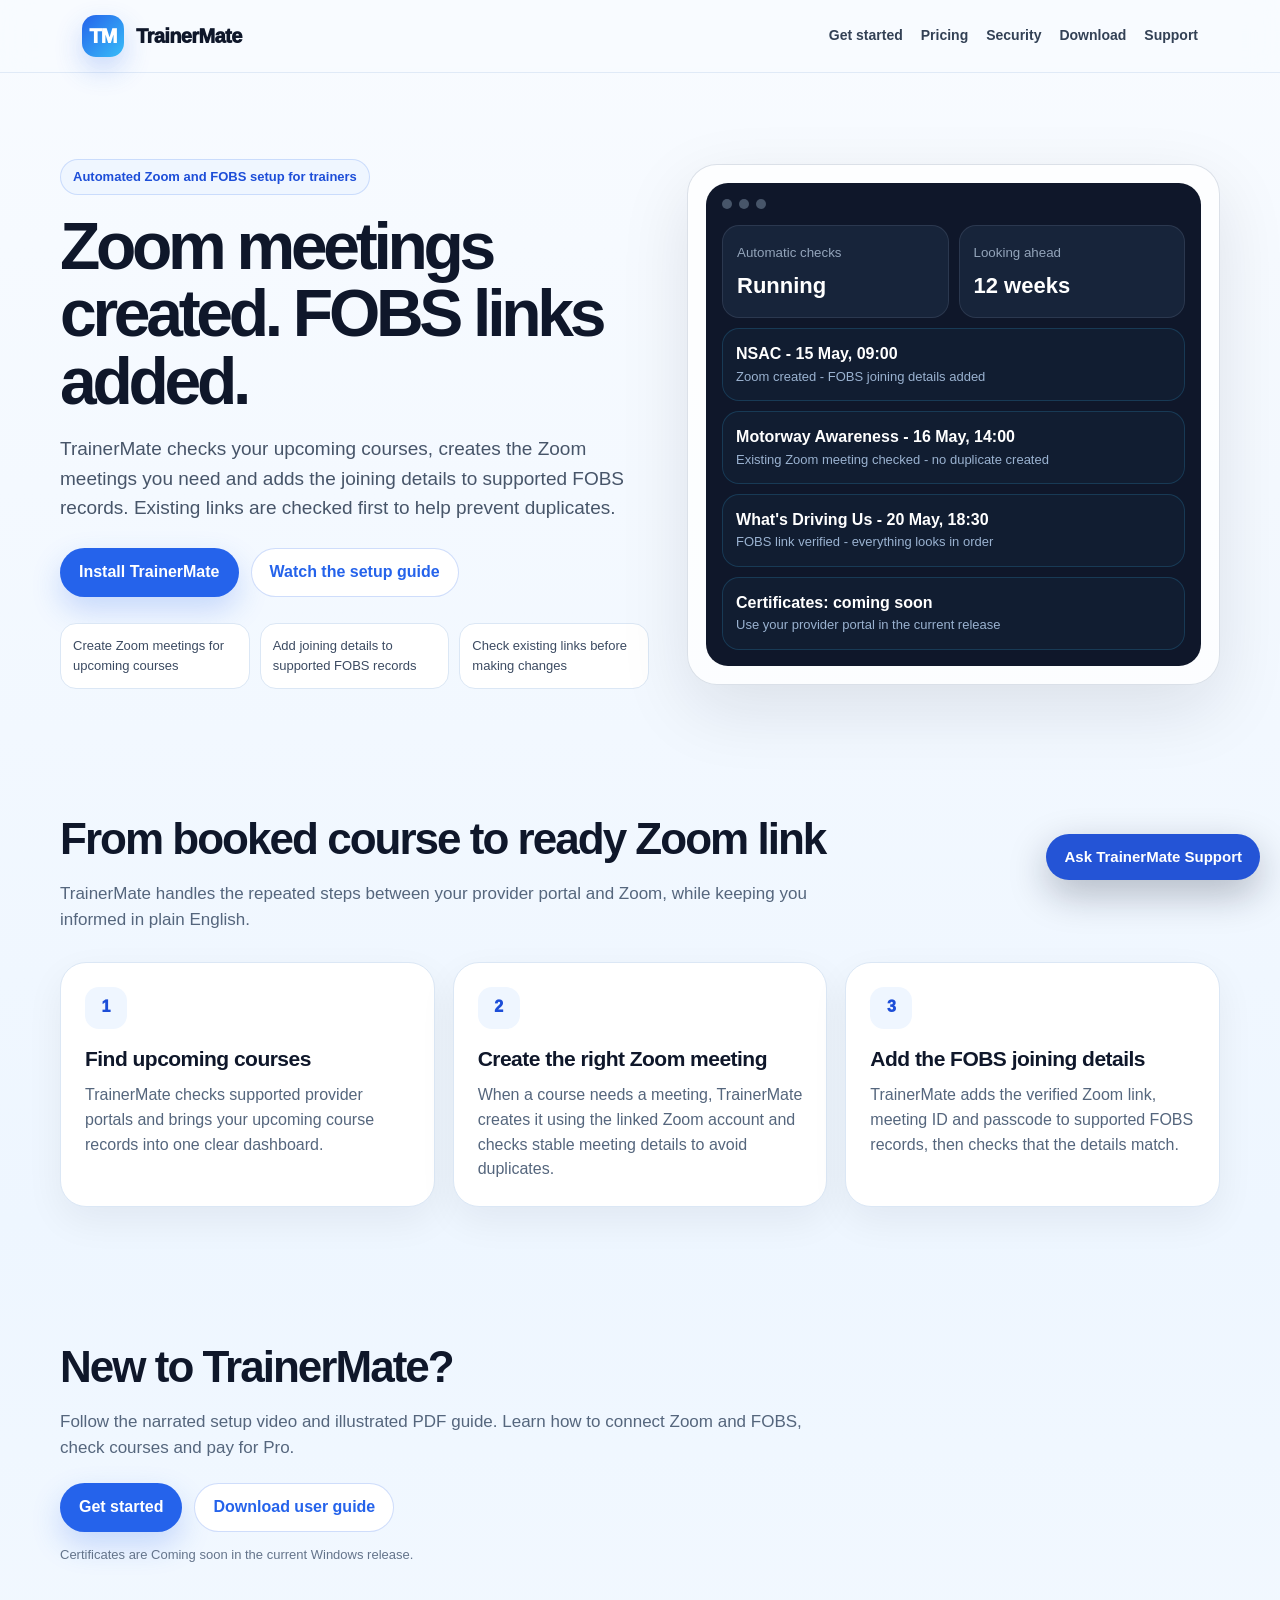
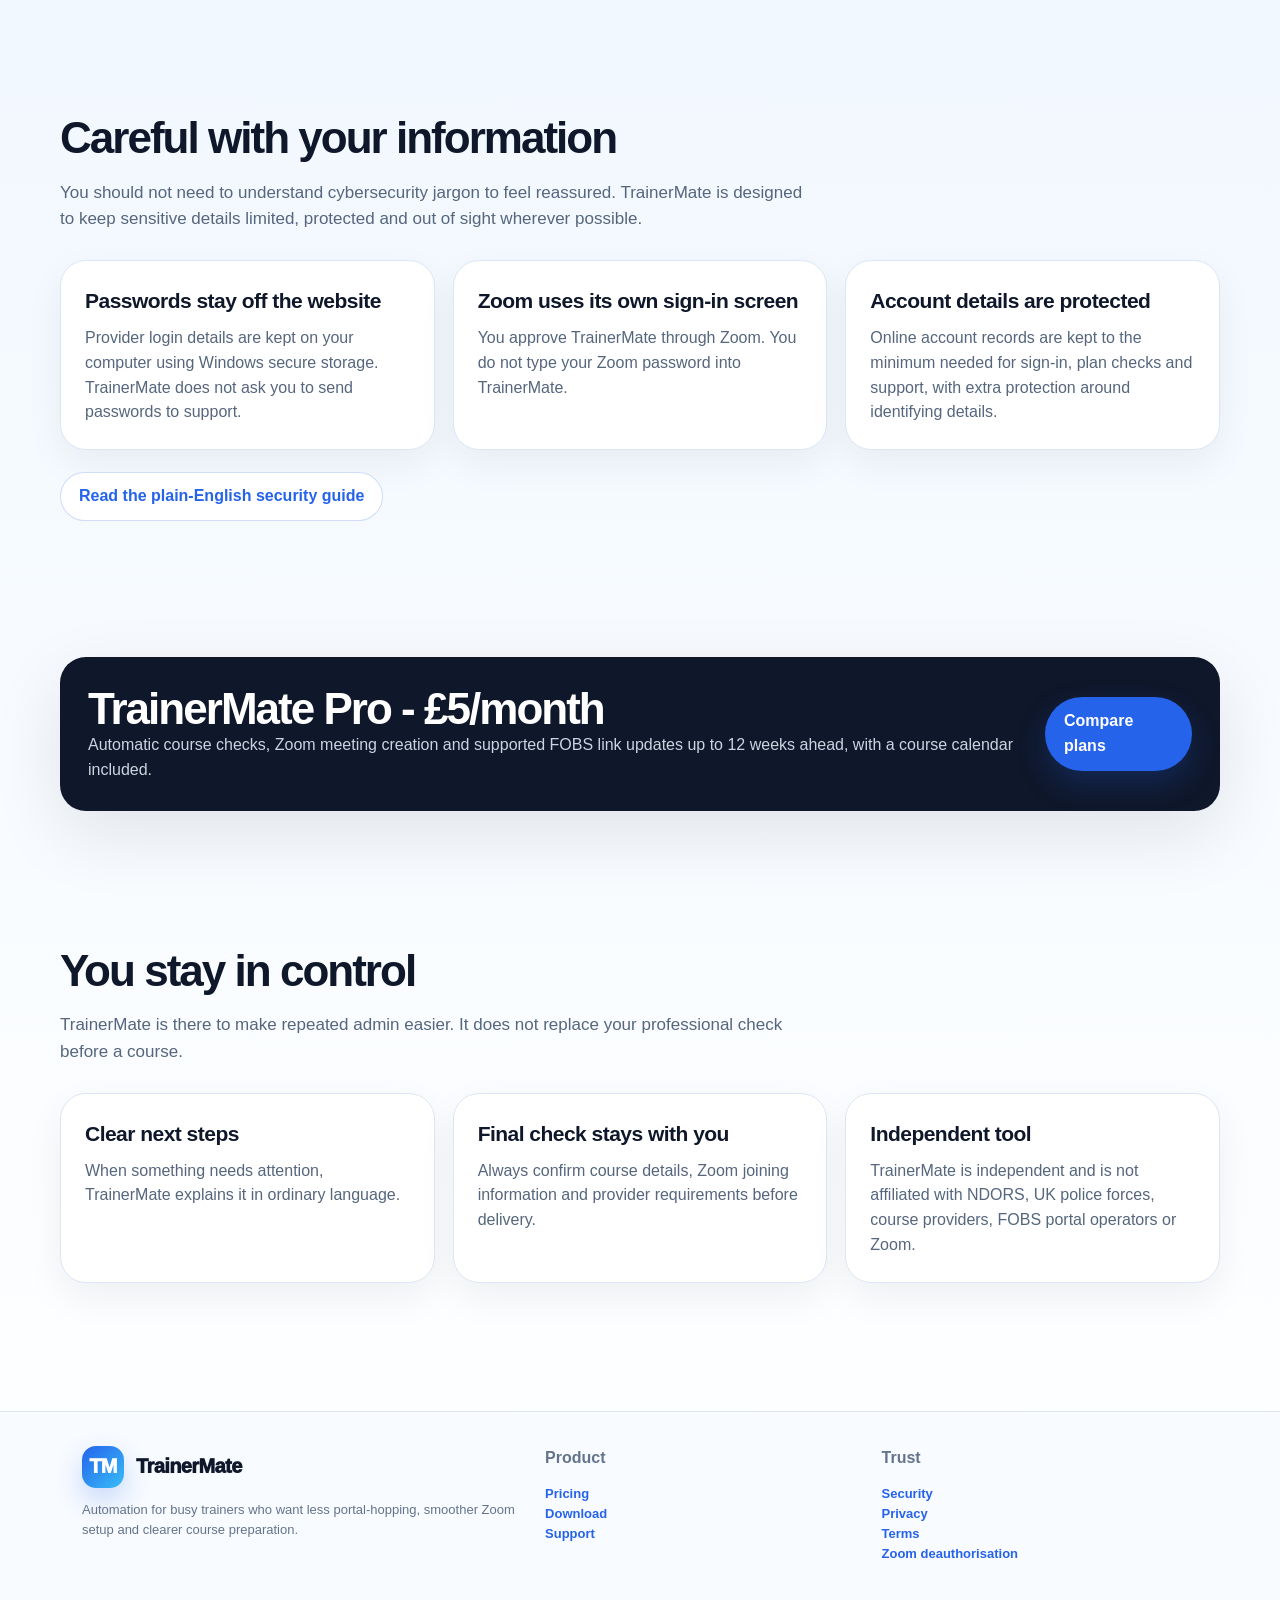
<file: index.html>
<!doctype html><html lang="en"><head><meta charset="utf-8"><meta http-equiv="Cache-Control" content="no-cache, no-store, must-revalidate"><meta http-equiv="Pragma" content="no-cache"><meta http-equiv="Expires" content="0"><meta name="viewport" content="width=device-width,initial-scale=1"><title>TrainerMate — Zoom, FOBS and certificate automation for trainers</title><meta name="description" content="TrainerMate saves trainers time by creating Zoom links, adding them to supported FOBS meeting details, checking provider portals and helping manage certificates across providers."><link rel="stylesheet" href="./assets/styles.css?v=20260602-1"><style id="trainermate-inline-css">:root{--ink:#0f172a;--muted:#55667d;--line:#dbe7f5;--blue:#2563eb;--blue2:#38bdf8;--green:#059669;--amber:#d97706;--bg:#f7fbff;--panel:#ffffff;--shadow:0 24px 70px rgba(15,23,42,.10)}*{box-sizing:border-box}body{margin:0;font-family:Inter,Segoe UI,Arial,sans-serif;color:var(--ink);background:linear-gradient(180deg,#f8fbff,#eef6ff 38%,#ffffff);line-height:1.55}a{color:var(--blue);text-decoration:none;font-weight:750}a:hover{text-decoration:underline}.wrap{max-width:1160px;margin:0 auto;padding:0 22px}.top{position:sticky;top:0;z-index:20;background:rgba(248,251,255,.88);backdrop-filter:blur(14px);border-bottom:1px solid rgba(219,231,245,.8)}.nav{height:72px;display:flex;align-items:center;justify-content:space-between;gap:18px}.brand{display:flex;align-items:center;gap:12px;font-weight:950;font-size:20px;letter-spacing:-.03em;color:var(--ink)}.logo{width:42px;height:42px;border-radius:14px;background:linear-gradient(135deg,var(--blue),var(--blue2));display:grid;place-items:center;color:white;font-weight:950;box-shadow:0 12px 28px rgba(37,99,235,.24)}.links{display:flex;align-items:center;gap:18px;flex-wrap:wrap}.links a{font-size:14px;color:#334155}.btn{display:inline-flex;align-items:center;justify-content:center;gap:8px;border-radius:999px;border:1px solid transparent;background:var(--blue);color:white!important;padding:11px 18px;font-weight:850;box-shadow:0 13px 30px rgba(37,99,235,.22);text-decoration:none!important}.btn.soft{background:white;color:var(--blue)!important;border-color:rgba(37,99,235,.22);box-shadow:none}.btn.dark{background:#0f172a;color:white!important}.hero{padding:86px 0 58px;display:grid;grid-template-columns:minmax(0,1.05fr) minmax(320px,.95fr);gap:38px;align-items:center}.kicker{display:inline-flex;align-items:center;gap:8px;border:1px solid rgba(37,99,235,.18);background:#eff6ff;color:#1d4ed8;border-radius:999px;padding:7px 12px;font-weight:850;font-size:13px}.hero h1{font-size:clamp(40px,6vw,66px);line-height:1.02;letter-spacing:-.065em;margin:18px 0 16px}.lead{font-size:19px;color:#475569;max-width:650px}.hero-actions{display:flex;gap:12px;flex-wrap:wrap;margin-top:26px}.trust{display:grid;grid-template-columns:repeat(3,1fr);gap:10px;margin-top:26px}.trust div,.pill{background:white;border:1px solid var(--line);border-radius:16px;padding:12px;color:#3c4b62;font-size:13px}.mock{background:rgba(255,255,255,.74);border:1px solid rgba(148,163,184,.32);border-radius:30px;padding:18px;box-shadow:var(--shadow)}.screen{background:#0f172a;border-radius:22px;padding:16px;color:#e2e8f0;min-height:390px;overflow:hidden}.screen-top{display:flex;gap:7px;margin-bottom:16px}.screen-top span{width:10px;height:10px;border-radius:50%;background:#475569}.status-grid{display:grid;grid-template-columns:1fr 1fr;gap:10px}.status-card{background:#17243a;border:1px solid rgba(148,163,184,.16);border-radius:17px;padding:14px}.status-card small{color:#93a4ba}.status-card strong{display:block;color:white;font-size:22px;margin-top:4px}.course{background:#111d31;border:1px solid rgba(56,189,248,.18);border-radius:17px;padding:13px;margin-top:10px}.course b{color:white}.course span{display:block;color:#9ab2d0;font-size:13px}.section{padding:68px 0}.section h2{font-size:clamp(30px,4vw,44px);letter-spacing:-.045em;line-height:1.1;margin:0 0 12px}.section .intro{color:#55667d;font-size:17px;max-width:760px}.grid3{display:grid;grid-template-columns:repeat(3,1fr);gap:18px;margin-top:28px}.grid2{display:grid;grid-template-columns:repeat(2,1fr);gap:18px;margin-top:28px}.card{background:var(--panel);border:1px solid var(--line);border-radius:26px;padding:24px;box-shadow:0 14px 38px rgba(15,23,42,.06)}.card h3{margin:0 0 8px;font-size:21px;letter-spacing:-.025em}.card p{color:#55667d;margin:0}.icon{width:42px;height:42px;border-radius:14px;background:#eff6ff;color:#1d4ed8;display:grid;place-items:center;font-weight:950;margin-bottom:14px}.pricing{align-items:stretch}.price{font-size:42px;font-weight:950;letter-spacing:-.06em;margin:14px 0 4px}.features{display:grid;gap:10px;margin:18px 0}.features div{display:flex;gap:10px;color:#3b4b62}.features div:before{content:'✓';font-weight:950;color:var(--green)}.note{border-left:4px solid var(--amber);background:#fff7ed;border-radius:18px;padding:16px;color:#5f3b0b}.legal{max-width:920px}.legal h1{font-size:44px;letter-spacing:-.055em}.legal h2{font-size:26px;margin-top:36px;border-top:1px solid var(--line);padding-top:24px}.legal p,.legal li{color:#394a61}.legal ul{padding-left:22px}.footer{margin-top:60px;border-top:1px solid var(--line);background:#f8fbff;padding:34px 0;color:#64748b}.footer-grid{display:grid;grid-template-columns:1.4fr 1fr 1fr;gap:20px}.small{font-size:13px;color:#64748b}.banner{background:#0f172a;color:white;border-radius:26px;padding:28px;display:flex;align-items:center;justify-content:space-between;gap:20px;box-shadow:var(--shadow)}.banner p{color:#cbd5e1;margin:0}.security-list{display:grid;gap:14px}.security-row{display:grid;grid-template-columns:180px 1fr;gap:16px;border-bottom:1px solid var(--line);padding:14px 0}.security-row strong{color:#0f172a}.warning{border:1px solid rgba(217,119,6,.35);background:#fffbeb;border-radius:22px;padding:20px;color:#653a00}@media(max-width:880px){.hero{grid-template-columns:1fr;padding-top:50px}.grid3,.grid2,.trust,.footer-grid{grid-template-columns:1fr}.links{display:none}.banner{flex-direction:column;align-items:flex-start}.security-row{grid-template-columns:1fr}.mock{order:-1}}@media print{.top,.hero-actions,.footer{display:none}body{background:white}.card,.mock{box-shadow:none}}


.badge-line{display:flex;gap:10px;flex-wrap:wrap;margin-top:18px}.badge-line span{background:#eff6ff;border:1px solid rgba(37,99,235,.16);color:#1d4ed8;border-radius:999px;padding:8px 12px;font-weight:850;font-size:13px}.mini-list{display:grid;gap:10px;margin-top:14px}.mini-list div{background:#f8fbff;border:1px solid var(--line);border-radius:16px;padding:12px;color:#3b4b62}.timeline{display:grid;gap:12px;margin-top:24px}.timeline div{background:white;border:1px solid var(--line);border-radius:20px;padding:16px}.timeline b{display:block;margin-bottom:4px}.muted{color:#64748b}.center-actions{display:flex;gap:12px;flex-wrap:wrap;margin-top:22px}.quote{font-size:20px;line-height:1.45;color:#334155;background:#f8fbff;border:1px solid var(--line);border-radius:24px;padding:22px}.table-card{overflow:auto}.compare{width:100%;border-collapse:collapse}.compare th,.compare td{border-bottom:1px solid var(--line);padding:13px;text-align:left;vertical-align:top}.compare th{color:#0f172a}.compare td{color:#475569}.compare tr:last-child td{border-bottom:0}
</style></head><body><header class="top"><div class="wrap nav"><a class="brand" href="index.html"><span class="logo">TM</span><span>TrainerMate</span></a><nav class="links"><a href="get-started.html">Get started</a><a href="pricing.html">Pricing</a><a href="security.html">Security</a><a href="https://apps.microsoft.com/detail/9MWHCG72WP2N?mode=direct">Download</a><a href="support.html">Support</a></nav></div></header><main>
<section class="wrap hero"><div><span class="kicker">Automated Zoom and FOBS setup for trainers</span><h1>Zoom meetings created. FOBS links added.</h1><p class="lead">TrainerMate checks your upcoming courses, creates the Zoom meetings you need and adds the joining details to supported FOBS records. Existing links are checked first to help prevent duplicates.</p><div class="hero-actions"><a class="btn" href="https://apps.microsoft.com/detail/9MWHCG72WP2N?mode=direct">Install TrainerMate</a><a class="btn soft" href="get-started.html">Watch the setup guide</a></div><div class="trust"><div>Create Zoom meetings for upcoming courses</div><div>Add joining details to supported FOBS records</div><div>Check existing links before making changes</div></div></div><div class="mock"><div class="screen"><div class="screen-top"><span></span><span></span><span></span></div><div class="status-grid"><div class="status-card"><small>Automatic checks</small><strong>Running</strong></div><div class="status-card"><small>Looking ahead</small><strong>12 weeks</strong></div></div><div class="course"><b>NSAC - 15 May, 09:00</b><span>Zoom created - FOBS joining details added</span></div><div class="course"><b>Motorway Awareness - 16 May, 14:00</b><span>Existing Zoom meeting checked - no duplicate created</span></div><div class="course"><b>What's Driving Us - 20 May, 18:30</b><span>FOBS link verified - everything looks in order</span></div><div class="course"><b>Certificates: coming soon</b><span>Use your provider portal in the current release</span></div></div></div></section>
<section class="wrap section"><h2>From booked course to ready Zoom link</h2><p class="intro">TrainerMate handles the repeated steps between your provider portal and Zoom, while keeping you informed in plain English.</p><div class="grid3"><div class="card"><div class="icon">1</div><h3>Find upcoming courses</h3><p>TrainerMate checks supported provider portals and brings your upcoming course records into one clear dashboard.</p></div><div class="card"><div class="icon">2</div><h3>Create the right Zoom meeting</h3><p>When a course needs a meeting, TrainerMate creates it using the linked Zoom account and checks stable meeting details to avoid duplicates.</p></div><div class="card"><div class="icon">3</div><h3>Add the FOBS joining details</h3><p>TrainerMate adds the verified Zoom link, meeting ID and passcode to supported FOBS records, then checks that the details match.</p></div></div></section>
<section class="wrap section"><h2>New to TrainerMate?</h2><p class="intro">Follow the narrated setup video and illustrated PDF guide. Learn how to connect Zoom and FOBS, check courses and pay for Pro.</p><div class="center-actions"><a class="btn" href="get-started.html">Get started</a><a class="btn soft" href="assets/guides/TrainerMate-Get-Started-Guide.pdf">Download user guide</a></div><p class="small">Certificates are Coming soon in the current Windows release.</p></section>
<section class="wrap section"><h2>Careful with your information</h2><p class="intro">You should not need to understand cybersecurity jargon to feel reassured. TrainerMate is designed to keep sensitive details limited, protected and out of sight wherever possible.</p><div class="grid3"><div class="card"><h3>Passwords stay off the website</h3><p>Provider login details are kept on your computer using Windows secure storage. TrainerMate does not ask you to send passwords to support.</p></div><div class="card"><h3>Zoom uses its own sign-in screen</h3><p>You approve TrainerMate through Zoom. You do not type your Zoom password into TrainerMate.</p></div><div class="card"><h3>Account details are protected</h3><p>Online account records are kept to the minimum needed for sign-in, plan checks and support, with extra protection around identifying details.</p></div></div><div class="center-actions"><a class="btn soft" href="security.html">Read the plain-English security guide</a></div></section>
<section class="wrap section"><div class="banner"><div><h2 style="margin:0;color:white">TrainerMate Pro - &pound;5/month</h2><p>Automatic course checks, Zoom meeting creation and supported FOBS link updates up to 12 weeks ahead, with a course calendar included.</p></div><a class="btn" href="pricing.html">Compare plans</a></div></section>
<section class="wrap section"><h2>You stay in control</h2><p class="intro">TrainerMate is there to make repeated admin easier. It does not replace your professional check before a course.</p><div class="grid3"><div class="card"><h3>Clear next steps</h3><p>When something needs attention, TrainerMate explains it in ordinary language.</p></div><div class="card"><h3>Final check stays with you</h3><p>Always confirm course details, Zoom joining information and provider requirements before delivery.</p></div><div class="card"><h3>Independent tool</h3><p>TrainerMate is independent and is not affiliated with NDORS, UK police forces, course providers, FOBS portal operators or Zoom.</p></div></div></section>
</main><footer class="footer"><div class="wrap footer-grid"><div><a class="brand" href="index.html"><span class="logo">TM</span><span>TrainerMate</span></a><p class="small" style="margin-top:12px">Automation for busy trainers who want less portal-hopping, smoother Zoom setup and clearer course preparation.</p></div><div><b>Product</b><p class="small"><a href="pricing.html">Pricing</a><br><a href="https://apps.microsoft.com/detail/9MWHCG72WP2N?mode=direct">Download</a><br><a href="support.html">Support</a></p></div><div><b>Trust</b><p class="small"><a href="security.html">Security</a><br><a href="privacy.html">Privacy</a><br><a href="terms.html">Terms</a><br><a href="zoom-deauthorization.html">Zoom deauthorisation</a></p></div></div></footer><script src="./assets/site-refresh.js?v=20260813-4"></script></body></html>
</file>
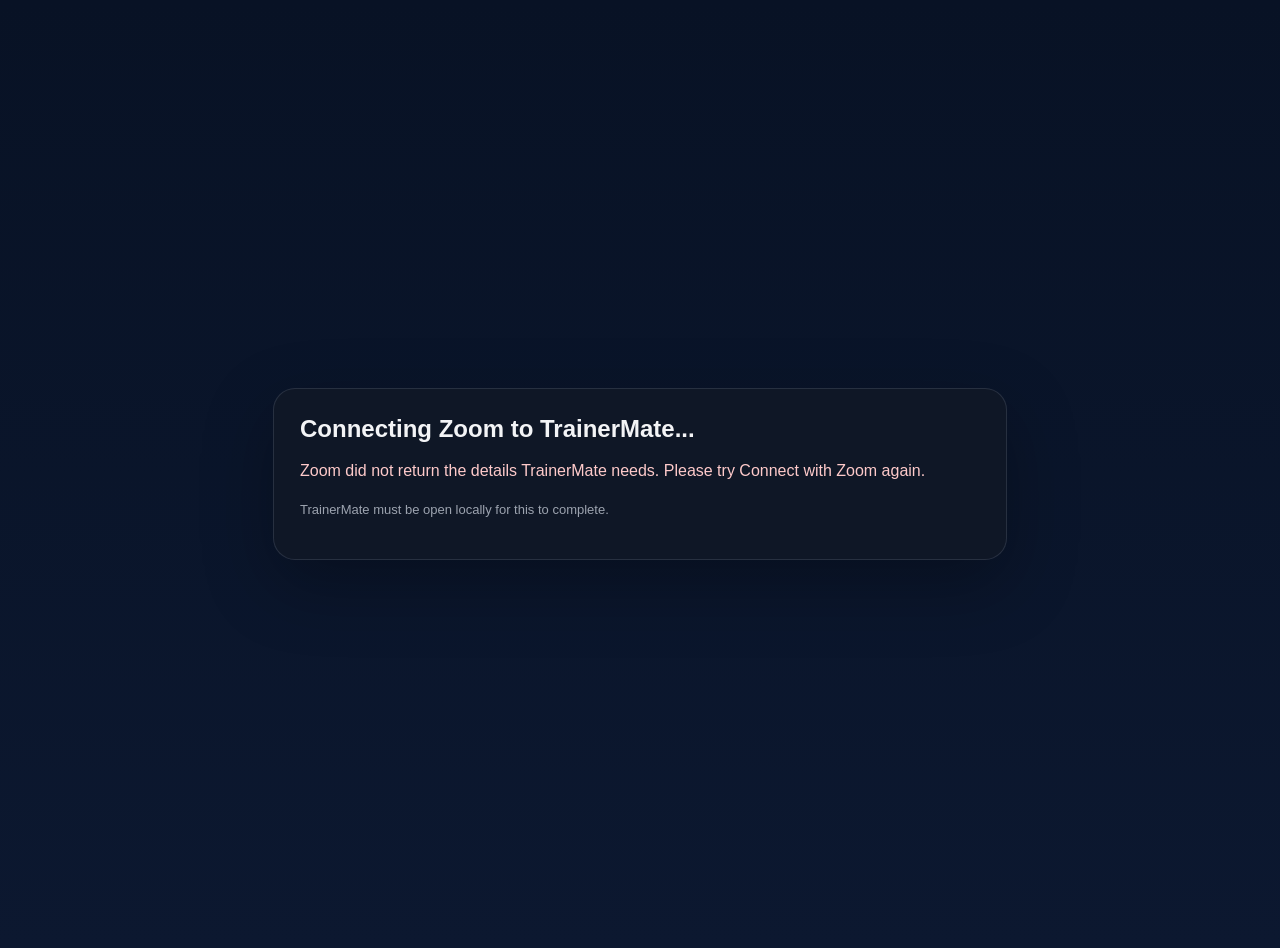
<file: zoom/callback/index.html>
<!doctype html>
<html lang="en">
<head>
  <meta charset="utf-8">
  <meta name="viewport" content="width=device-width,initial-scale=1">
  <title>TrainerMate Zoom connection</title>
  <style>
    :root { color-scheme: dark; }
    body {
      margin: 0;
      font-family: Inter, Segoe UI, Arial, sans-serif;
      background: linear-gradient(180deg, #081225, #0c1830);
      color: #f3f4f6;
      min-height: 100vh;
      display: grid;
      place-items: center;
      padding: 24px;
    }
    .card {
      width: min(680px, 100%);
      border: 1px solid rgba(148,163,184,.18);
      border-radius: 22px;
      background: rgba(17,24,39,.92);
      padding: 26px;
      box-shadow: 0 24px 70px rgba(0,0,0,.28);
    }
    h1 { margin: 0 0 10px; font-size: 24px; }
    p { color: #9ca3af; line-height: 1.55; }
    code {
      background: rgba(0,0,0,.35);
      padding: 2px 6px;
      border-radius: 8px;
      color: #d1d5db;
    }
    .btn {
      display: inline-block;
      margin-top: 14px;
      padding: 11px 16px;
      border-radius: 12px;
      background: linear-gradient(135deg,#2563eb,#1d4ed8);
      color: white;
      text-decoration: none;
      font-weight: 700;
    }
    .error { color: #fecaca; }
    .small { font-size: 13px; }
  </style>
</head>
<body>
  <main class="card">
    <h1>Connecting Zoom to TrainerMate...</h1>
    <p id="status">Sending Zoom back to the TrainerMate app running on this computer.</p>
    <p class="small">TrainerMate must be open locally for this to complete.</p>
    <p id="manual" class="small"></p>
  </main>

  <script>
    (function () {
      const statusEl = document.getElementById("status");
      const manualEl = document.getElementById("manual");
      const params = new URLSearchParams(window.location.search);
      const hash = window.location.hash || "";
      const code = params.get("code");
      const state = params.get("state");
      const error = params.get("error");
      const errorDescription = params.get("error_description");

      if (error) {
        statusEl.className = "error";
        statusEl.textContent = "Zoom connection failed: " + error + (errorDescription ? " - " + errorDescription : "");
        return;
      }

      if (!code || !state) {
        statusEl.className = "error";
        statusEl.textContent = "Zoom did not return the details TrainerMate needs. Please try Connect with Zoom again.";
        return;
      }

      const localUrl =
        "http://127.0.0.1:5000/zoom/callback?" +
        new URLSearchParams({ code: code, state: state }).toString() +
        hash;

      statusEl.textContent = "Opening local TrainerMate callback...";

      const a = document.createElement("a");
      a.href = localUrl;
      a.className = "btn";
      a.textContent = "Open TrainerMate callback";
      manualEl.appendChild(a);

      setTimeout(function () {
        window.location.replace(localUrl);
      }, 350);
    })();
  </script>
</body>
</html>
</file>
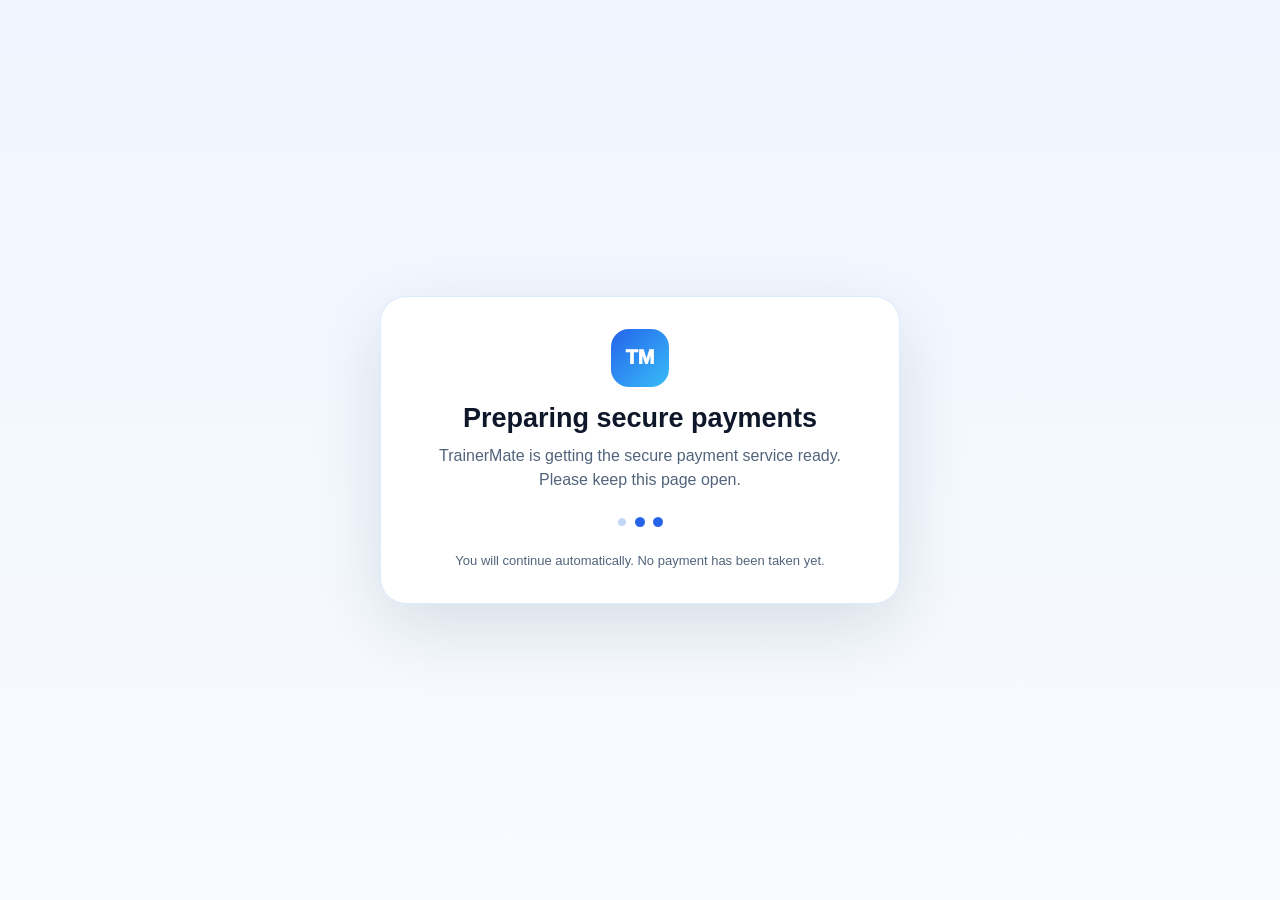
<file: billing.html>
<!doctype html>
<html lang="en">
<head>
  <meta charset="utf-8">
  <meta name="viewport" content="width=device-width,initial-scale=1">
  <meta name="robots" content="noindex">
  <title>Preparing secure payments — TrainerMate</title>
  <style>
    *{box-sizing:border-box}body{margin:0;min-height:100vh;display:grid;place-items:center;padding:22px;background:linear-gradient(180deg,#eff6ff,#f8fbff);font-family:Segoe UI,Arial,sans-serif;color:#0f172a}.card{width:min(520px,100%);background:#fff;border:1px solid #dbeafe;border-radius:26px;padding:32px;text-align:center;box-shadow:0 24px 70px #0f172a1f}.logo{width:58px;height:58px;margin:0 auto 16px;border-radius:18px;display:grid;place-items:center;background:linear-gradient(135deg,#2563eb,#38bdf8);color:#fff;font-weight:950;font-size:20px}h1{margin:0 0 10px;font-size:27px}p{margin:0;color:#52647b;line-height:1.55}.dots{display:flex;justify-content:center;gap:8px;margin:24px 0}.dots span{width:10px;height:10px;border-radius:50%;background:#2563eb;animation:pulse 1.15s infinite ease-in-out}.dots span:nth-child(2){animation-delay:.15s}.dots span:nth-child(3){animation-delay:.3s}@keyframes pulse{0%,80%,100%{opacity:.25;transform:scale(.8)}40%{opacity:1;transform:scale(1.1)}}button{display:none;width:100%;margin-top:20px;padding:12px;border:0;border-radius:999px;background:#2563eb;color:#fff;font:800 15px Segoe UI;cursor:pointer}.small{font-size:13px;margin-top:12px}
  </style>
</head>
<body>
  <main class="card" role="status" aria-live="polite">
    <div class="logo">TM</div>
    <h1>Preparing secure payments</h1>
    <p id="status">TrainerMate is getting the secure payment service ready. Please keep this page open.</p>
    <div class="dots" aria-hidden="true"><span></span><span></span><span></span></div>
    <p class="small">You will continue automatically. No payment has been taken yet.</p>
    <button id="retry" type="button">Try again</button>
  </main>
  <script>
    (function(){
      var wakeUrl="https://trainermate-admin-api.onrender.com/wake";
      var billingUrl="https://trainermate-admin-api.onrender.com/billing/subscribe";
      var status=document.getElementById("status");
      var retry=document.getElementById("retry");
      var started=Date.now(),attempt=0,running=false;
      async function check(){
        if(running)return;running=true;attempt+=1;
        try{
          var response=await fetch(wakeUrl+"?from=billing&_="+Date.now(),{cache:"no-store",credentials:"omit",mode:"cors"});
          var data=response.ok?await response.json():{};
          if(response.ok&&data.ready===true){status.textContent="Secure payments are ready. Opening TrainerMate now…";window.setTimeout(function(){window.location.replace(billingUrl);},450);return;}
        }catch(_){}
        running=false;
        var elapsed=Date.now()-started;
        status.textContent=elapsed>12000?"The secure service is still starting. This can take up to a minute the first time.":"TrainerMate is getting the secure payment service ready. Please keep this page open.";
        if(elapsed>90000){retry.style.display="block";status.textContent="The service is taking longer than usual. Check your internet connection, then try again.";return;}
        window.setTimeout(check,attempt<4?1200:2500);
      }
      retry.addEventListener("click",function(){retry.style.display="none";started=Date.now();attempt=0;check();});
      check();
    })();
  </script>
  <script src="./assets/site-refresh.js?v=20260813-4"></script>
</body>
</html>
</file>
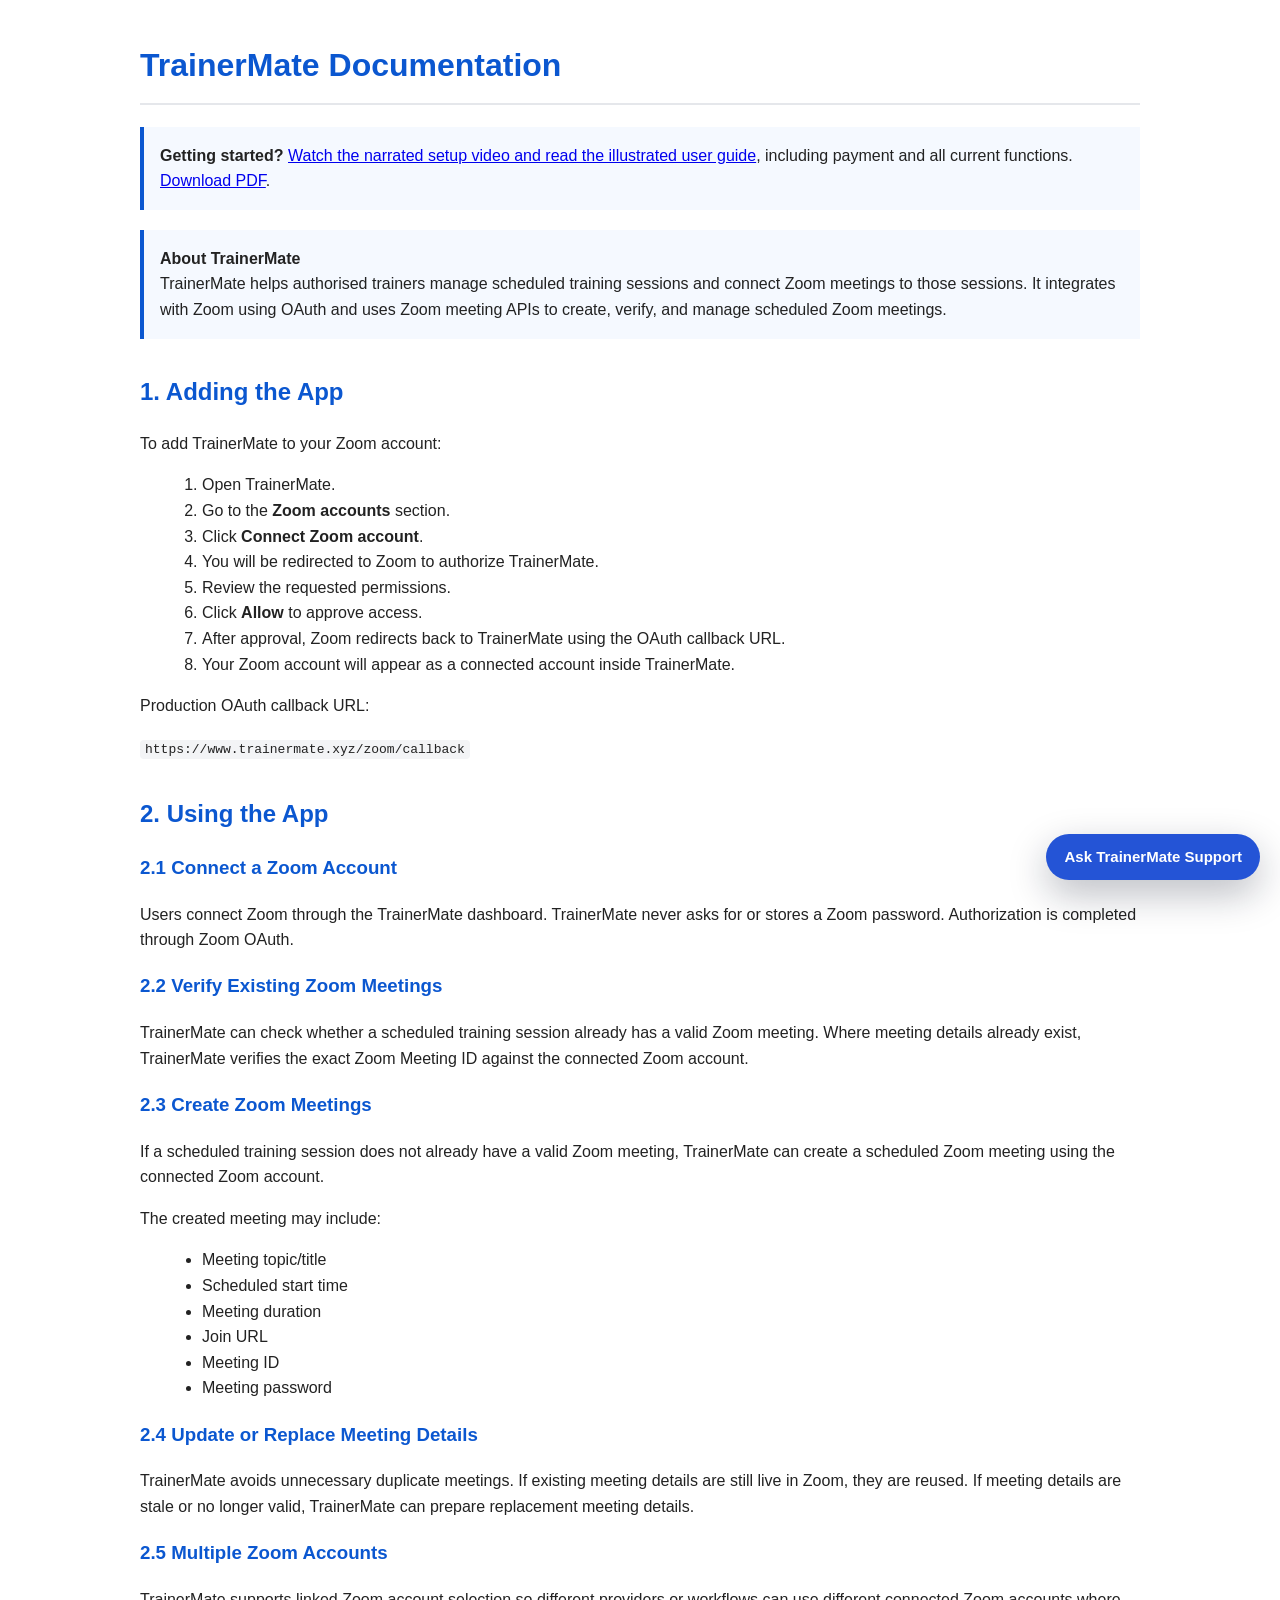
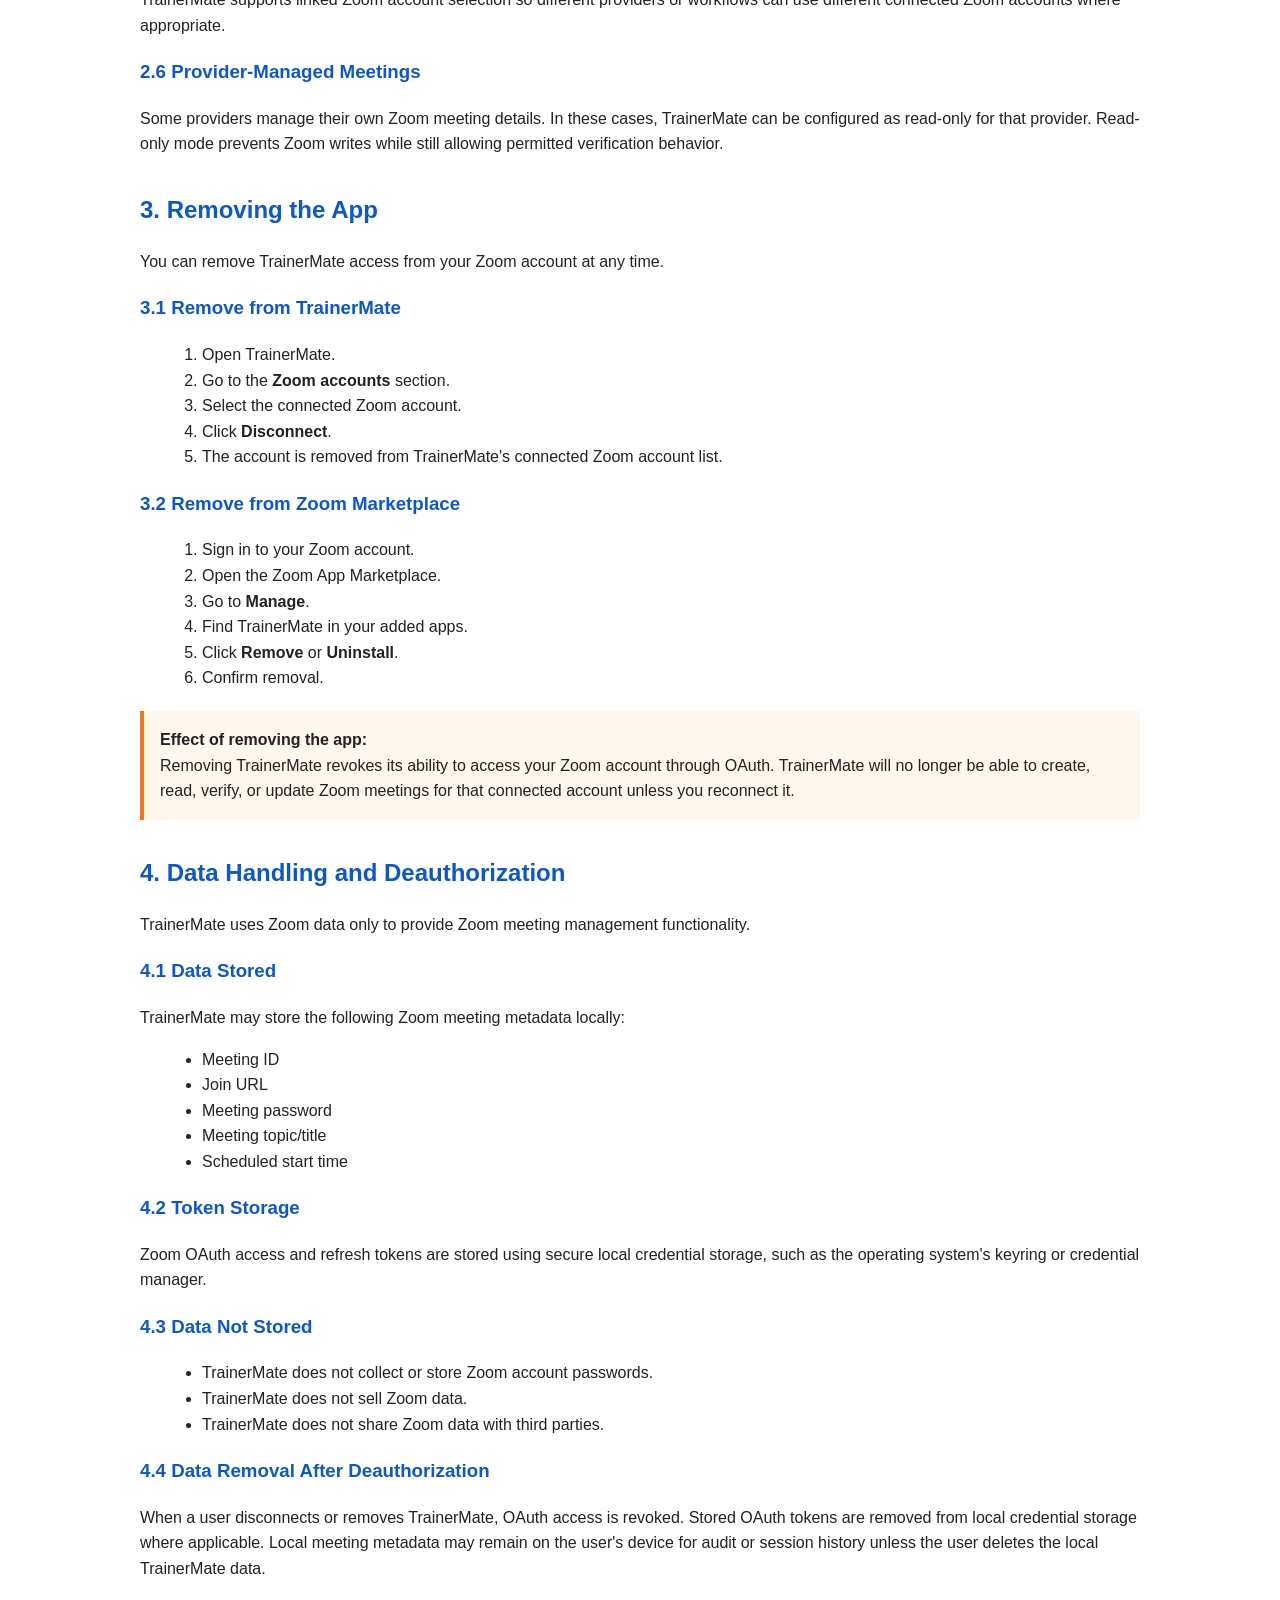
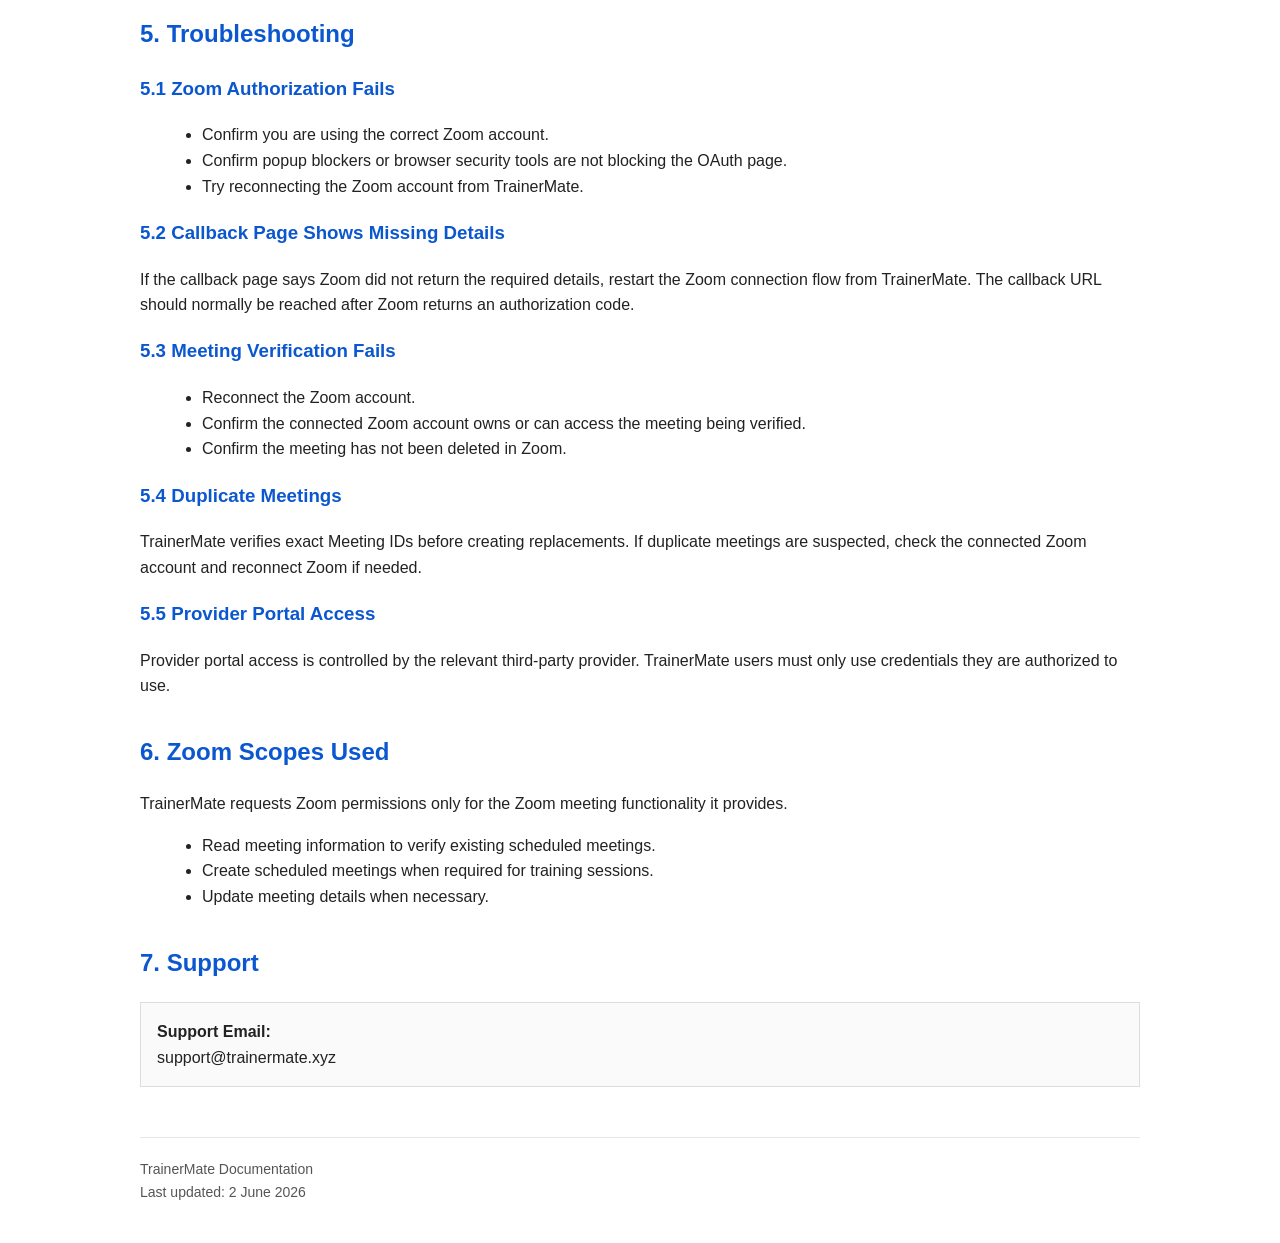
<file: documentation.html>
<!DOCTYPE html>
<html lang="en">
<head>
  <meta charset="UTF-8" /><meta http-equiv="Cache-Control" content="no-cache, no-store, must-revalidate"><meta http-equiv="Pragma" content="no-cache"><meta http-equiv="Expires" content="0">
  <meta name="viewport" content="width=device-width, initial-scale=1.0" />
  <title>TrainerMate Documentation</title>
  <style>
    body { font-family: Arial, sans-serif; max-width: 1000px; margin: 40px auto; padding: 0 20px; line-height: 1.6; color: #222; background: #fff; }
    h1, h2, h3 { color: #0b57d0; }
    h1 { border-bottom: 2px solid #e5e7eb; padding-bottom: 12px; }
    .notice { background: #f5f9ff; border-left: 4px solid #0b57d0; padding: 16px; margin: 20px 0; }
    .warning { background: #fff7ed; border-left: 4px solid #f97316; padding: 16px; margin: 20px 0; }
    .section { margin-top: 34px; }
    code { background: #f3f4f6; padding: 2px 5px; border-radius: 4px; }
    ul, ol { margin-left: 22px; }
    .contact { background: #fafafa; border: 1px solid #ddd; padding: 16px; margin-top: 20px; }
    footer { margin-top: 50px; padding-top: 20px; border-top: 1px solid #e5e7eb; color: #555; font-size: 14px; }
  </style>
</head>
<body>

<h1>TrainerMate Documentation</h1><div class="notice"><strong>Getting started?</strong> <a href="get-started.html">Watch the narrated setup video and read the illustrated user guide</a>, including payment and all current functions. <a href="assets/guides/TrainerMate-Get-Started-Guide.pdf">Download PDF</a>.</div>

<div class="notice">
  <strong>About TrainerMate</strong><br>
  TrainerMate helps authorised trainers manage scheduled training sessions and connect Zoom meetings to those sessions.
  It integrates with Zoom using OAuth and uses Zoom meeting APIs to create, verify, and manage scheduled Zoom meetings.
</div>

<div class="section">
  <h2>1. Adding the App</h2>
  <p>To add TrainerMate to your Zoom account:</p>
  <ol>
    <li>Open TrainerMate.</li>
    <li>Go to the <strong>Zoom accounts</strong> section.</li>
    <li>Click <strong>Connect Zoom account</strong>.</li>
    <li>You will be redirected to Zoom to authorize TrainerMate.</li>
    <li>Review the requested permissions.</li>
    <li>Click <strong>Allow</strong> to approve access.</li>
    <li>After approval, Zoom redirects back to TrainerMate using the OAuth callback URL.</li>
    <li>Your Zoom account will appear as a connected account inside TrainerMate.</li>
  </ol>
  <p>Production OAuth callback URL:</p>
  <p><code>https://www.trainermate.xyz/zoom/callback</code></p>
</div>

<div class="section">
  <h2>2. Using the App</h2>

  <h3>2.1 Connect a Zoom Account</h3>
  <p>Users connect Zoom through the TrainerMate dashboard. TrainerMate never asks for or stores a Zoom password. Authorization is completed through Zoom OAuth.</p>

  <h3>2.2 Verify Existing Zoom Meetings</h3>
  <p>TrainerMate can check whether a scheduled training session already has a valid Zoom meeting. Where meeting details already exist, TrainerMate verifies the exact Zoom Meeting ID against the connected Zoom account.</p>

  <h3>2.3 Create Zoom Meetings</h3>
  <p>If a scheduled training session does not already have a valid Zoom meeting, TrainerMate can create a scheduled Zoom meeting using the connected Zoom account.</p>
  <p>The created meeting may include:</p>
  <ul>
    <li>Meeting topic/title</li>
    <li>Scheduled start time</li>
    <li>Meeting duration</li>
    <li>Join URL</li>
    <li>Meeting ID</li>
    <li>Meeting password</li>
  </ul>

  <h3>2.4 Update or Replace Meeting Details</h3>
  <p>TrainerMate avoids unnecessary duplicate meetings. If existing meeting details are still live in Zoom, they are reused. If meeting details are stale or no longer valid, TrainerMate can prepare replacement meeting details.</p>

  <h3>2.5 Multiple Zoom Accounts</h3>
  <p>TrainerMate supports linked Zoom account selection so different providers or workflows can use different connected Zoom accounts where appropriate.</p>

  <h3>2.6 Provider-Managed Meetings</h3>
  <p>Some providers manage their own Zoom meeting details. In these cases, TrainerMate can be configured as read-only for that provider. Read-only mode prevents Zoom writes while still allowing permitted verification behavior.</p>
</div>

<div class="section">
  <h2>3. Removing the App</h2>
  <p>You can remove TrainerMate access from your Zoom account at any time.</p>

  <h3>3.1 Remove from TrainerMate</h3>
  <ol>
    <li>Open TrainerMate.</li>
    <li>Go to the <strong>Zoom accounts</strong> section.</li>
    <li>Select the connected Zoom account.</li>
    <li>Click <strong>Disconnect</strong>.</li>
    <li>The account is removed from TrainerMate's connected Zoom account list.</li>
  </ol>

  <h3>3.2 Remove from Zoom Marketplace</h3>
  <ol>
    <li>Sign in to your Zoom account.</li>
    <li>Open the Zoom App Marketplace.</li>
    <li>Go to <strong>Manage</strong>.</li>
    <li>Find TrainerMate in your added apps.</li>
    <li>Click <strong>Remove</strong> or <strong>Uninstall</strong>.</li>
    <li>Confirm removal.</li>
  </ol>

  <div class="warning">
    <strong>Effect of removing the app:</strong><br>
    Removing TrainerMate revokes its ability to access your Zoom account through OAuth. TrainerMate will no longer be able to create, read, verify, or update Zoom meetings for that connected account unless you reconnect it.
  </div>
</div>

<div class="section">
  <h2>4. Data Handling and Deauthorization</h2>
  <p>TrainerMate uses Zoom data only to provide Zoom meeting management functionality.</p>

  <h3>4.1 Data Stored</h3>
  <p>TrainerMate may store the following Zoom meeting metadata locally:</p>
  <ul>
    <li>Meeting ID</li>
    <li>Join URL</li>
    <li>Meeting password</li>
    <li>Meeting topic/title</li>
    <li>Scheduled start time</li>
  </ul>

  <h3>4.2 Token Storage</h3>
  <p>Zoom OAuth access and refresh tokens are stored using secure local credential storage, such as the operating system's keyring or credential manager.</p>

  <h3>4.3 Data Not Stored</h3>
  <ul>
    <li>TrainerMate does not collect or store Zoom account passwords.</li>
    <li>TrainerMate does not sell Zoom data.</li>
    <li>TrainerMate does not share Zoom data with third parties.</li>
  </ul>

  <h3>4.4 Data Removal After Deauthorization</h3>
  <p>When a user disconnects or removes TrainerMate, OAuth access is revoked. Stored OAuth tokens are removed from local credential storage where applicable. Local meeting metadata may remain on the user's device for audit or session history unless the user deletes the local TrainerMate data.</p>
</div>

<div class="section">
  <h2>5. Troubleshooting</h2>

  <h3>5.1 Zoom Authorization Fails</h3>
  <ul>
    <li>Confirm you are using the correct Zoom account.</li>
    <li>Confirm popup blockers or browser security tools are not blocking the OAuth page.</li>
    <li>Try reconnecting the Zoom account from TrainerMate.</li>
  </ul>

  <h3>5.2 Callback Page Shows Missing Details</h3>
  <p>If the callback page says Zoom did not return the required details, restart the Zoom connection flow from TrainerMate. The callback URL should normally be reached after Zoom returns an authorization code.</p>

  <h3>5.3 Meeting Verification Fails</h3>
  <ul>
    <li>Reconnect the Zoom account.</li>
    <li>Confirm the connected Zoom account owns or can access the meeting being verified.</li>
    <li>Confirm the meeting has not been deleted in Zoom.</li>
  </ul>

  <h3>5.4 Duplicate Meetings</h3>
  <p>TrainerMate verifies exact Meeting IDs before creating replacements. If duplicate meetings are suspected, check the connected Zoom account and reconnect Zoom if needed.</p>

  <h3>5.5 Provider Portal Access</h3>
  <p>Provider portal access is controlled by the relevant third-party provider. TrainerMate users must only use credentials they are authorized to use.</p>
</div>

<div class="section">
  <h2>6. Zoom Scopes Used</h2>
  <p>TrainerMate requests Zoom permissions only for the Zoom meeting functionality it provides.</p>
  <ul>
    <li>Read meeting information to verify existing scheduled meetings.</li>
    <li>Create scheduled meetings when required for training sessions.</li>
    <li>Update meeting details when necessary.</li>
  </ul>
</div>

<div class="section">
  <h2>7. Support</h2>
  <div class="contact">
    <strong>Support Email:</strong><br>
    support@trainermate.xyz
  </div>
</div>

<footer>
  TrainerMate Documentation<br>
  Last updated: 2 June 2026
</footer>

<script src="./assets/site-refresh.js?v=20260813-4"></script></body>
</html>
</file>
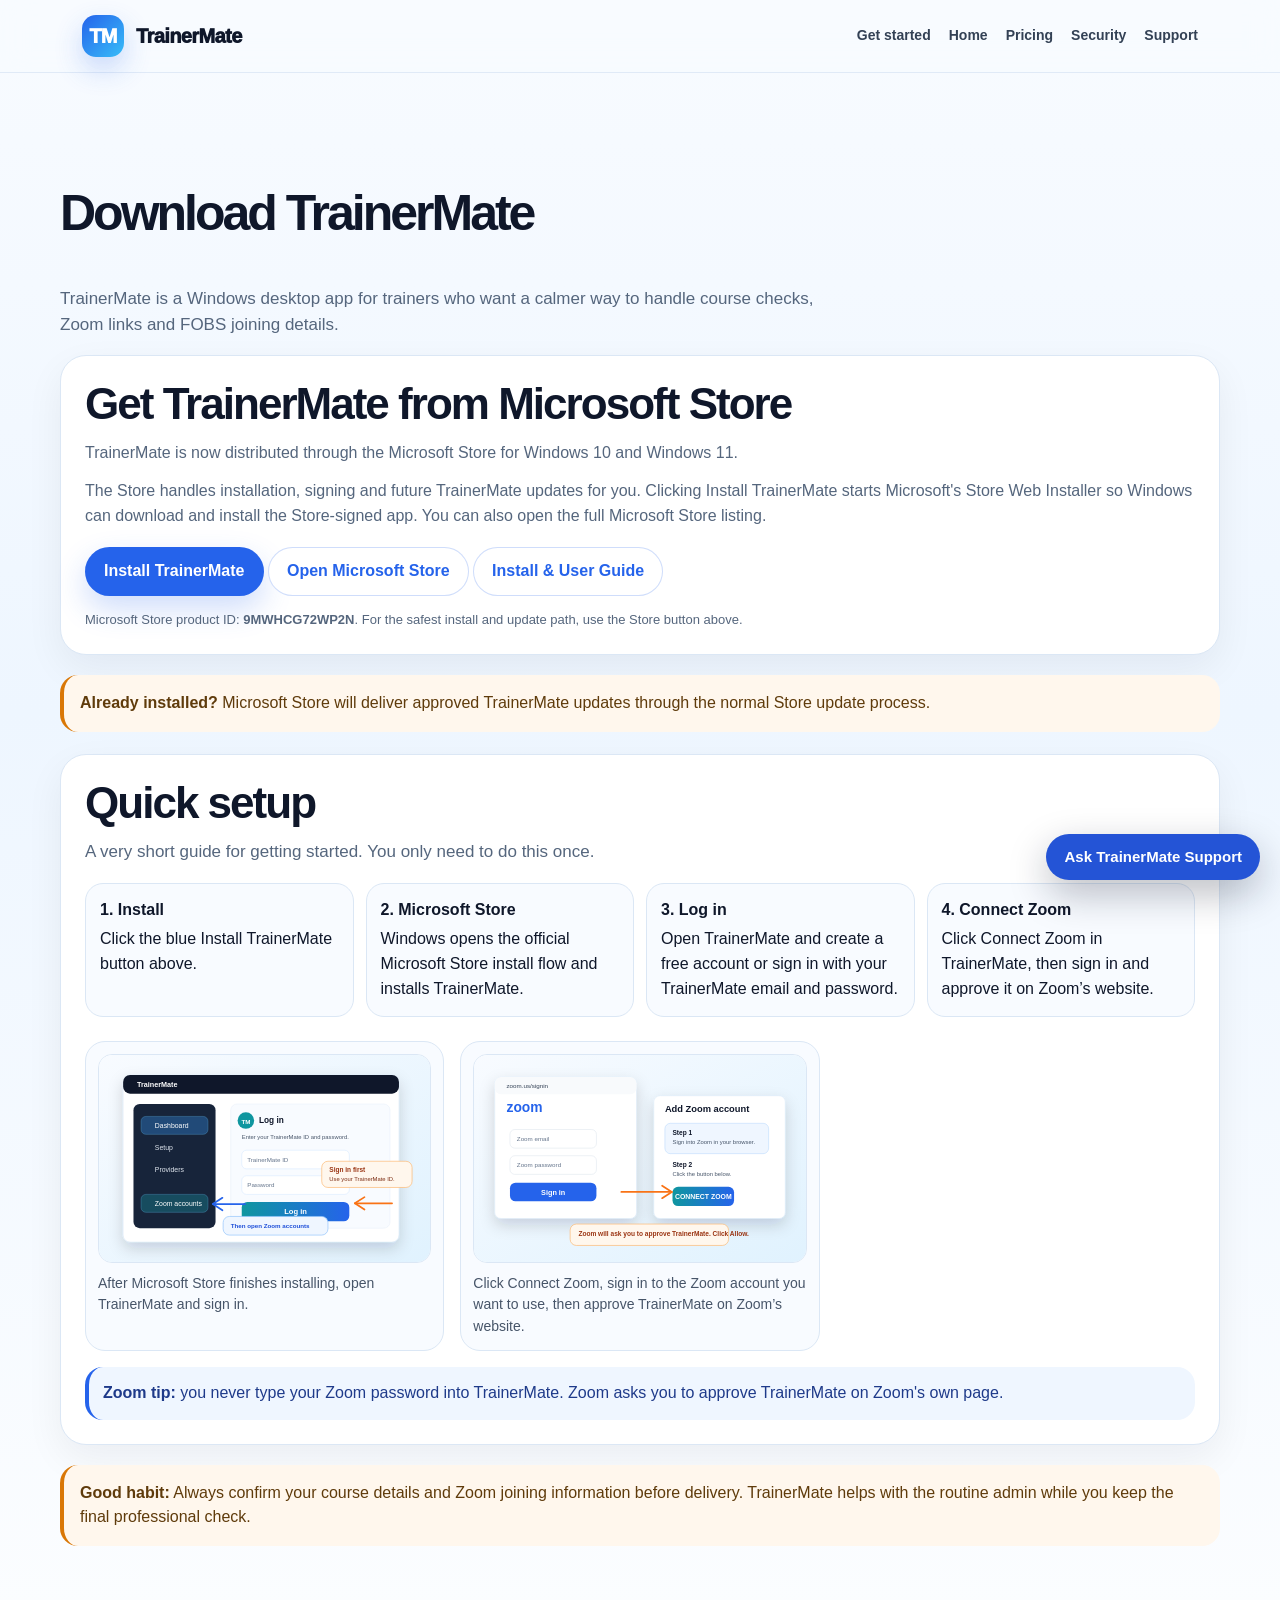
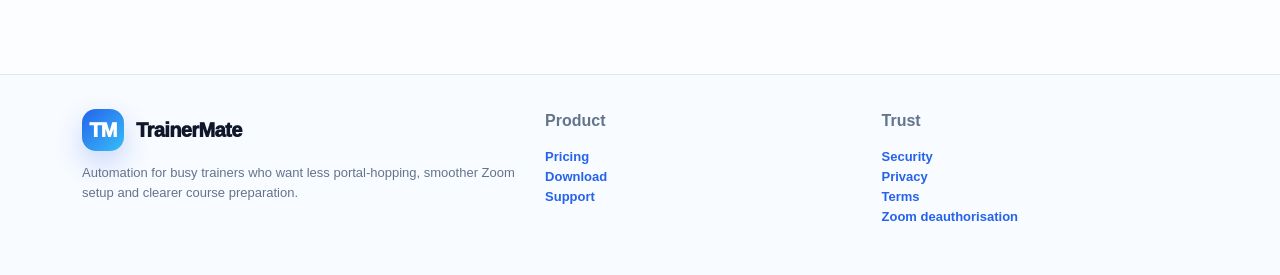
<file: download.html>
<!doctype html><html lang="en"><head><meta charset="utf-8"><meta http-equiv="Cache-Control" content="no-cache, no-store, must-revalidate"><meta http-equiv="Pragma" content="no-cache"><meta http-equiv="Expires" content="0"><meta name="viewport" content="width=device-width,initial-scale=1"><title>Download &mdash; TrainerMate</title><meta name="description" content="Get TrainerMate from the Microsoft Store and start saving time on FOBS course checks, Zoom link creation, FOBS meeting updates and certificate admin."><link rel="stylesheet" href="./assets/styles.css?v=20260606-1"><style id="trainermate-inline-css">:root{--ink:#0f172a;--muted:#55667d;--line:#dbe7f5;--blue:#2563eb;--blue2:#38bdf8;--green:#059669;--amber:#d97706;--bg:#f7fbff;--panel:#ffffff;--shadow:0 24px 70px rgba(15,23,42,.10)}*{box-sizing:border-box}body{margin:0;font-family:Inter,Segoe UI,Arial,sans-serif;color:var(--ink);background:linear-gradient(180deg,#f8fbff,#eef6ff 38%,#ffffff);line-height:1.55}a{color:var(--blue);text-decoration:none;font-weight:750}a:hover{text-decoration:underline}.wrap{max-width:1160px;margin:0 auto;padding:0 22px}.top{position:sticky;top:0;z-index:20;background:rgba(248,251,255,.88);backdrop-filter:blur(14px);border-bottom:1px solid rgba(219,231,245,.8)}.nav{height:72px;display:flex;align-items:center;justify-content:space-between;gap:18px}.brand{display:flex;align-items:center;gap:12px;font-weight:950;font-size:20px;letter-spacing:-.03em;color:var(--ink)}.logo{width:42px;height:42px;border-radius:14px;background:linear-gradient(135deg,var(--blue),var(--blue2));display:grid;place-items:center;color:white;font-weight:950;box-shadow:0 12px 28px rgba(37,99,235,.24)}.links{display:flex;align-items:center;gap:18px;flex-wrap:wrap}.links a{font-size:14px;color:#334155}.btn{display:inline-flex;align-items:center;justify-content:center;gap:8px;border-radius:999px;border:1px solid transparent;background:var(--blue);color:white!important;padding:11px 18px;font-weight:850;box-shadow:0 13px 30px rgba(37,99,235,.22);text-decoration:none!important}.btn.soft{background:white;color:var(--blue)!important;border-color:rgba(37,99,235,.22);box-shadow:none}.btn.dark{background:#0f172a;color:white!important}.hero{padding:86px 0 58px;display:grid;grid-template-columns:minmax(0,1.05fr) minmax(320px,.95fr);gap:38px;align-items:center}.kicker{display:inline-flex;align-items:center;gap:8px;border:1px solid rgba(37,99,235,.18);background:#eff6ff;color:#1d4ed8;border-radius:999px;padding:7px 12px;font-weight:850;font-size:13px}.hero h1{font-size:clamp(40px,6vw,66px);line-height:1.02;letter-spacing:-.065em;margin:18px 0 16px}.lead{font-size:19px;color:#475569;max-width:650px}.hero-actions{display:flex;gap:12px;flex-wrap:wrap;margin-top:26px}.trust{display:grid;grid-template-columns:repeat(3,1fr);gap:10px;margin-top:26px}.trust div,.pill{background:white;border:1px solid var(--line);border-radius:16px;padding:12px;color:#3c4b62;font-size:13px}.mock{background:rgba(255,255,255,.74);border:1px solid rgba(148,163,184,.32);border-radius:30px;padding:18px;box-shadow:var(--shadow)}.screen{background:#0f172a;border-radius:22px;padding:16px;color:#e2e8f0;min-height:390px;overflow:hidden}.screen-top{display:flex;gap:7px;margin-bottom:16px}.screen-top span{width:10px;height:10px;border-radius:50%;background:#475569}.status-grid{display:grid;grid-template-columns:1fr 1fr;gap:10px}.status-card{background:#17243a;border:1px solid rgba(148,163,184,.16);border-radius:17px;padding:14px}.status-card small{color:#93a4ba}.status-card strong{display:block;color:white;font-size:22px;margin-top:4px}.course{background:#111d31;border:1px solid rgba(56,189,248,.18);border-radius:17px;padding:13px;margin-top:10px}.course b{color:white}.course span{display:block;color:#9ab2d0;font-size:13px}.section{padding:68px 0}.section h2{font-size:clamp(30px,4vw,44px);letter-spacing:-.045em;line-height:1.1;margin:0 0 12px}.section .intro{color:#55667d;font-size:17px;max-width:760px}.grid3{display:grid;grid-template-columns:repeat(3,1fr);gap:18px;margin-top:28px}.grid2{display:grid;grid-template-columns:repeat(2,1fr);gap:18px;margin-top:28px}.card{background:var(--panel);border:1px solid var(--line);border-radius:26px;padding:24px;box-shadow:0 14px 38px rgba(15,23,42,.06)}.card h3{margin:0 0 8px;font-size:21px;letter-spacing:-.025em}.card p{color:#55667d;margin:0}.icon{width:42px;height:42px;border-radius:14px;background:#eff6ff;color:#1d4ed8;display:grid;place-items:center;font-weight:950;margin-bottom:14px}.pricing{align-items:stretch}.price{font-size:42px;font-weight:950;letter-spacing:-.06em;margin:14px 0 4px}.features{display:grid;gap:10px;margin:18px 0}.features div{display:flex;gap:10px;color:#3b4b62}.features div:before{content:'\2713';font-weight:950;color:var(--green)}.note{border-left:4px solid var(--amber);background:#fff7ed;border-radius:18px;padding:16px;color:#5f3b0b}.legal{max-width:920px}.legal h1{font-size:44px;letter-spacing:-.055em}.legal h2{font-size:26px;margin-top:36px;border-top:1px solid var(--line);padding-top:24px}.legal p,.legal li{color:#394a61}.legal ul{padding-left:22px}.footer{margin-top:60px;border-top:1px solid var(--line);background:#f8fbff;padding:34px 0;color:#64748b}.footer-grid{display:grid;grid-template-columns:1.4fr 1fr 1fr;gap:20px}.small{font-size:13px;color:#64748b}.banner{background:#0f172a;color:white;border-radius:26px;padding:28px;display:flex;align-items:center;justify-content:space-between;gap:20px;box-shadow:var(--shadow)}.banner p{color:#cbd5e1;margin:0}.security-list{display:grid;gap:14px}.security-row{display:grid;grid-template-columns:180px 1fr;gap:16px;border-bottom:1px solid var(--line);padding:14px 0}.security-row strong{color:#0f172a}.warning{border:1px solid rgba(217,119,6,.35);background:#fffbeb;border-radius:22px;padding:20px;color:#653a00}@media(max-width:880px){.hero{grid-template-columns:1fr;padding-top:50px}.grid3,.grid2,.trust,.footer-grid{grid-template-columns:1fr}.links{display:none}.banner{flex-direction:column;align-items:flex-start}.security-row{grid-template-columns:1fr}.mock{order:-1}}@media print{.top,.hero-actions,.footer{display:none}body{background:white}.card,.mock{box-shadow:none}}


.badge-line{display:flex;gap:10px;flex-wrap:wrap;margin-top:18px}.badge-line span{background:#eff6ff;border:1px solid rgba(37,99,235,.16);color:#1d4ed8;border-radius:999px;padding:8px 12px;font-weight:850;font-size:13px}.mini-list{display:grid;gap:10px;margin-top:14px}.mini-list div{background:#f8fbff;border:1px solid var(--line);border-radius:16px;padding:12px;color:#3b4b62}.timeline{display:grid;gap:12px;margin-top:24px}.timeline div{background:white;border:1px solid var(--line);border-radius:20px;padding:16px}.timeline b{display:block;margin-bottom:4px}.muted{color:#64748b}.center-actions{display:flex;gap:12px;flex-wrap:wrap;margin-top:22px}.quote{font-size:20px;line-height:1.45;color:#334155;background:#f8fbff;border:1px solid var(--line);border-radius:24px;padding:22px}.table-card{overflow:auto}.compare{width:100%;border-collapse:collapse}.compare th,.compare td{border-bottom:1px solid var(--line);padding:13px;text-align:left;vertical-align:top}.compare th{color:#0f172a}.compare td{color:#475569}.compare tr:last-child td{border-bottom:0}.quick-guide{margin-top:22px}.quick-guide h2{margin-top:0}.quick-steps{display:grid;grid-template-columns:repeat(4,1fr);gap:12px;margin:18px 0 24px}.quick-steps div{background:#f8fbff;border:1px solid var(--line);border-radius:18px;padding:14px}.quick-steps b{display:block;color:#0f172a;margin-bottom:4px}.shots{display:grid;grid-template-columns:repeat(3,1fr);gap:16px}.shot{background:#f8fbff;border:1px solid var(--line);border-radius:20px;padding:12px;margin:0}.shot img{width:100%;display:block;border-radius:14px;border:1px solid #dbe7f5;background:white}.shot figcaption{font-size:14px;color:#475569;margin-top:10px}.zoom-note{margin-top:16px;border-left:4px solid var(--blue);background:#eff6ff;border-radius:18px;padding:14px;color:#1e3a8a}@media(max-width:880px){.quick-steps,.shots{grid-template-columns:1fr}}
</style></head><body><header class="top"><div class="wrap nav"><a class="brand" href="index.html"><span class="logo">TM</span><span>TrainerMate</span></a><nav class="links"><a href="get-started.html">Get started</a><a href="index.html">Home</a><a href="pricing.html">Pricing</a><a href="security.html">Security</a><a href="support.html">Support</a></nav></div></header><main class="wrap section"><h1 style="font-size:50px;letter-spacing:-.06em">Download TrainerMate</h1><p class="intro">TrainerMate is a Windows desktop app for trainers who want a calmer way to handle course checks, Zoom links and FOBS joining details.</p><div class="card"><h2>Get TrainerMate from Microsoft Store</h2><p>TrainerMate is now distributed through the Microsoft Store for Windows 10 and Windows 11.</p><p style="margin-top:14px">The Store handles installation, signing and future TrainerMate updates for you. Clicking Install TrainerMate starts Microsoft's Store Web Installer so Windows can download and install the Store-signed app. You can also open the full Microsoft Store listing.</p><p style="margin-top:18px"><a class="btn" href="https://apps.microsoft.com/detail/9MWHCG72WP2N?mode=direct">Install TrainerMate</a> <a class="btn soft" href="ms-windows-store://pdp/?ProductId=9MWHCG72WP2N">Open Microsoft Store</a> <a class="btn soft" href="assets/guides/TrainerMate-Get-Started-Guide.pdf">Install &amp; User Guide</a></p><p class="small" style="margin-top:14px">Microsoft Store product ID: <b>9MWHCG72WP2N</b>. For the safest install and update path, use the Store button above.</p></div><div class="note" style="margin-top:20px"><b>Already installed?</b> Microsoft Store will deliver approved TrainerMate updates through the normal Store update process.</div><section class="card quick-guide" aria-labelledby="quick-setup"><h2 id="quick-setup">Quick setup</h2><p class="intro">A very short guide for getting started. You only need to do this once.</p><div class="quick-steps"><div><b>1. Install</b>Click the blue Install TrainerMate button above.</div><div><b>2. Microsoft Store</b>Windows opens the official Microsoft Store install flow and installs TrainerMate.</div><div><b>3. Log in</b>Open TrainerMate and create a free account or sign in with your TrainerMate email and password.</div><div><b>4. Connect Zoom</b>Click Connect Zoom in TrainerMate, then sign in and approve it on Zoom’s website.</div></div><div class="shots"><figure class="shot"><img src="./assets/quick-start-login.svg" alt="TrainerMate login and Zoom accounts menu highlighted"><figcaption>After Microsoft Store finishes installing, open TrainerMate and sign in.</figcaption></figure><figure class="shot"><img src="./assets/quick-start-zoom.svg" alt="Zoom sign-in and TrainerMate Connect Zoom button highlighted"><figcaption>Click Connect Zoom, sign in to the Zoom account you want to use, then approve TrainerMate on Zoom’s website.</figcaption></figure></div><div class="zoom-note"><b>Zoom tip:</b> you never type your Zoom password into TrainerMate. Zoom asks you to approve TrainerMate on Zoom's own page.</div></section><div class="note" style="margin-top:20px"><b>Good habit:</b> Always confirm your course details and Zoom joining information before delivery. TrainerMate helps with the routine admin while you keep the final professional check.</div></main><footer class="footer"><div class="wrap footer-grid"><div><a class="brand" href="index.html"><span class="logo">TM</span><span>TrainerMate</span></a><p class="small" style="margin-top:12px">Automation for busy trainers who want less portal-hopping, smoother Zoom setup and clearer course preparation.</p></div><div><b>Product</b><p class="small"><a href="pricing.html">Pricing</a><br><a href="https://apps.microsoft.com/detail/9MWHCG72WP2N?mode=direct">Download</a><br><a href="support.html">Support</a></p></div><div><b>Trust</b><p class="small"><a href="security.html">Security</a><br><a href="privacy.html">Privacy</a><br><a href="terms.html">Terms</a><br><a href="zoom-deauthorization.html">Zoom deauthorisation</a></p></div></div></footer><script src="./assets/site-refresh.js?v=20260813-4"></script></body></html>
</file>
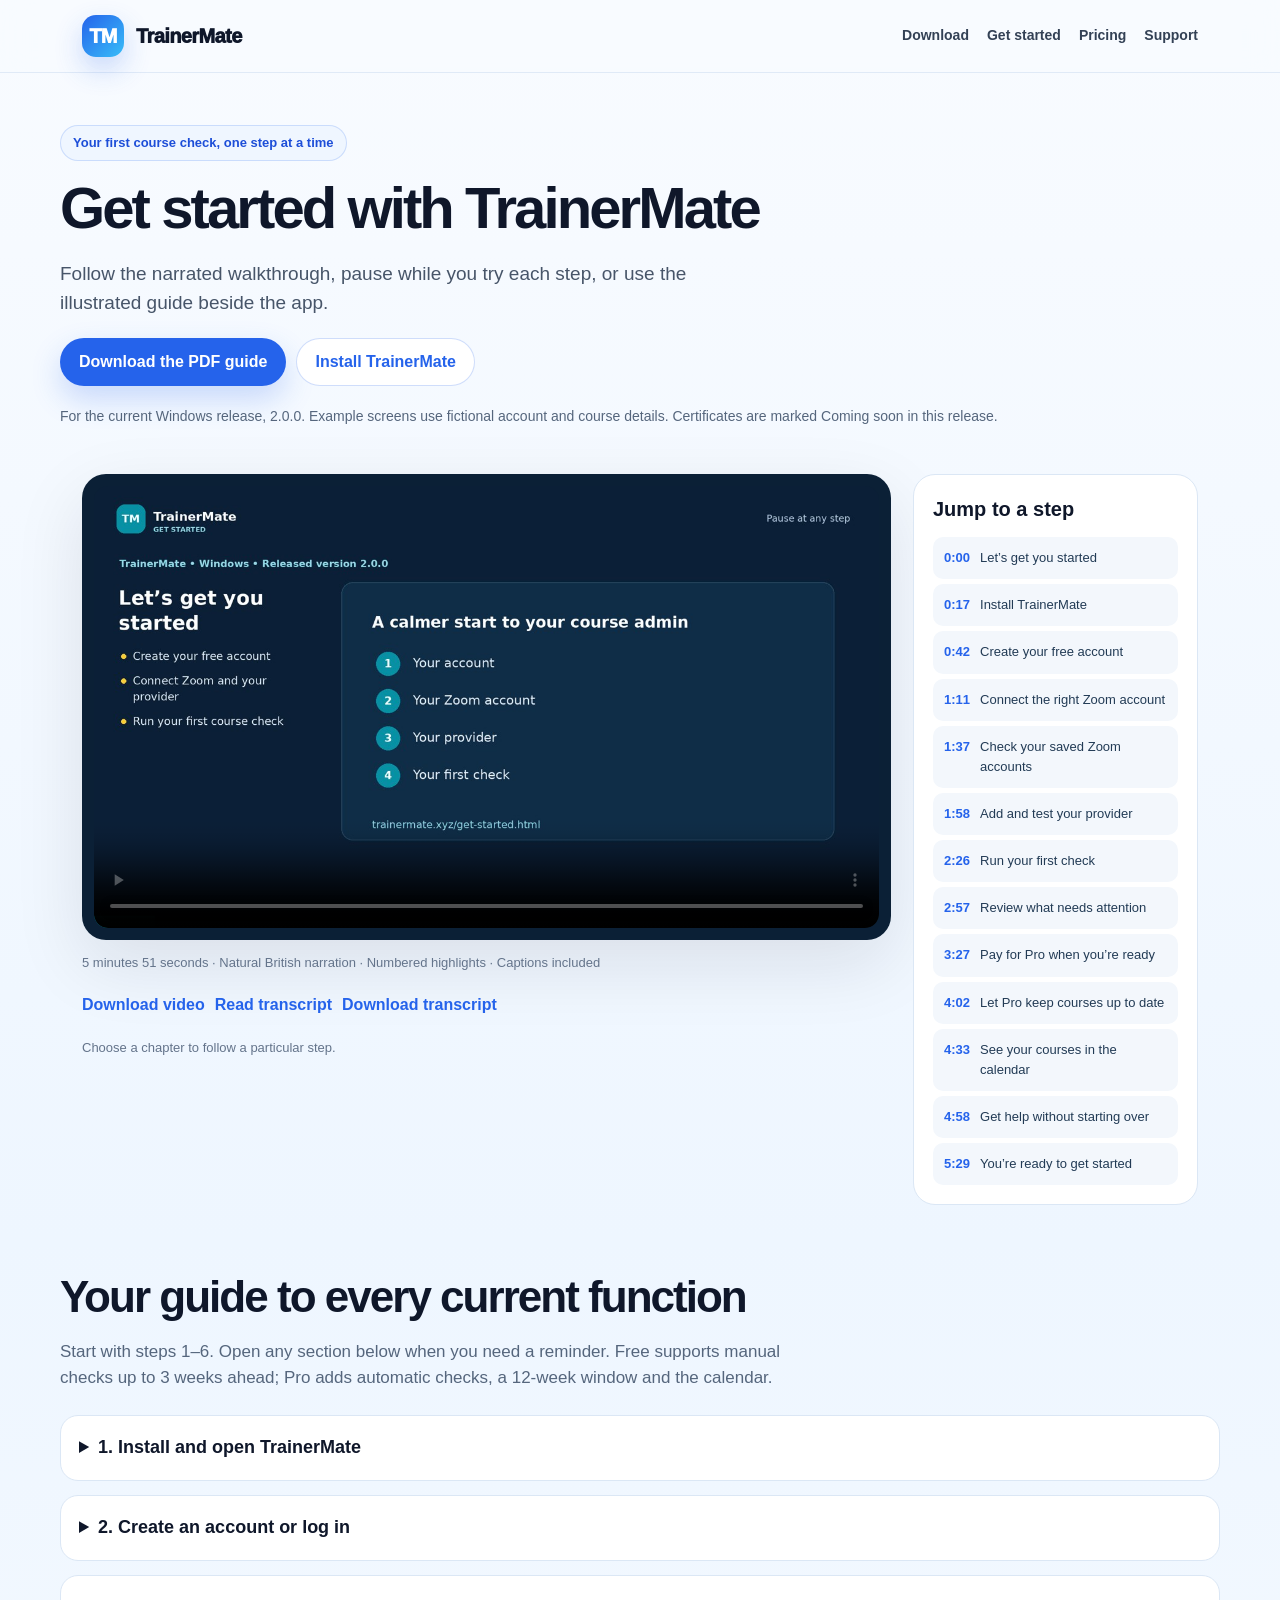
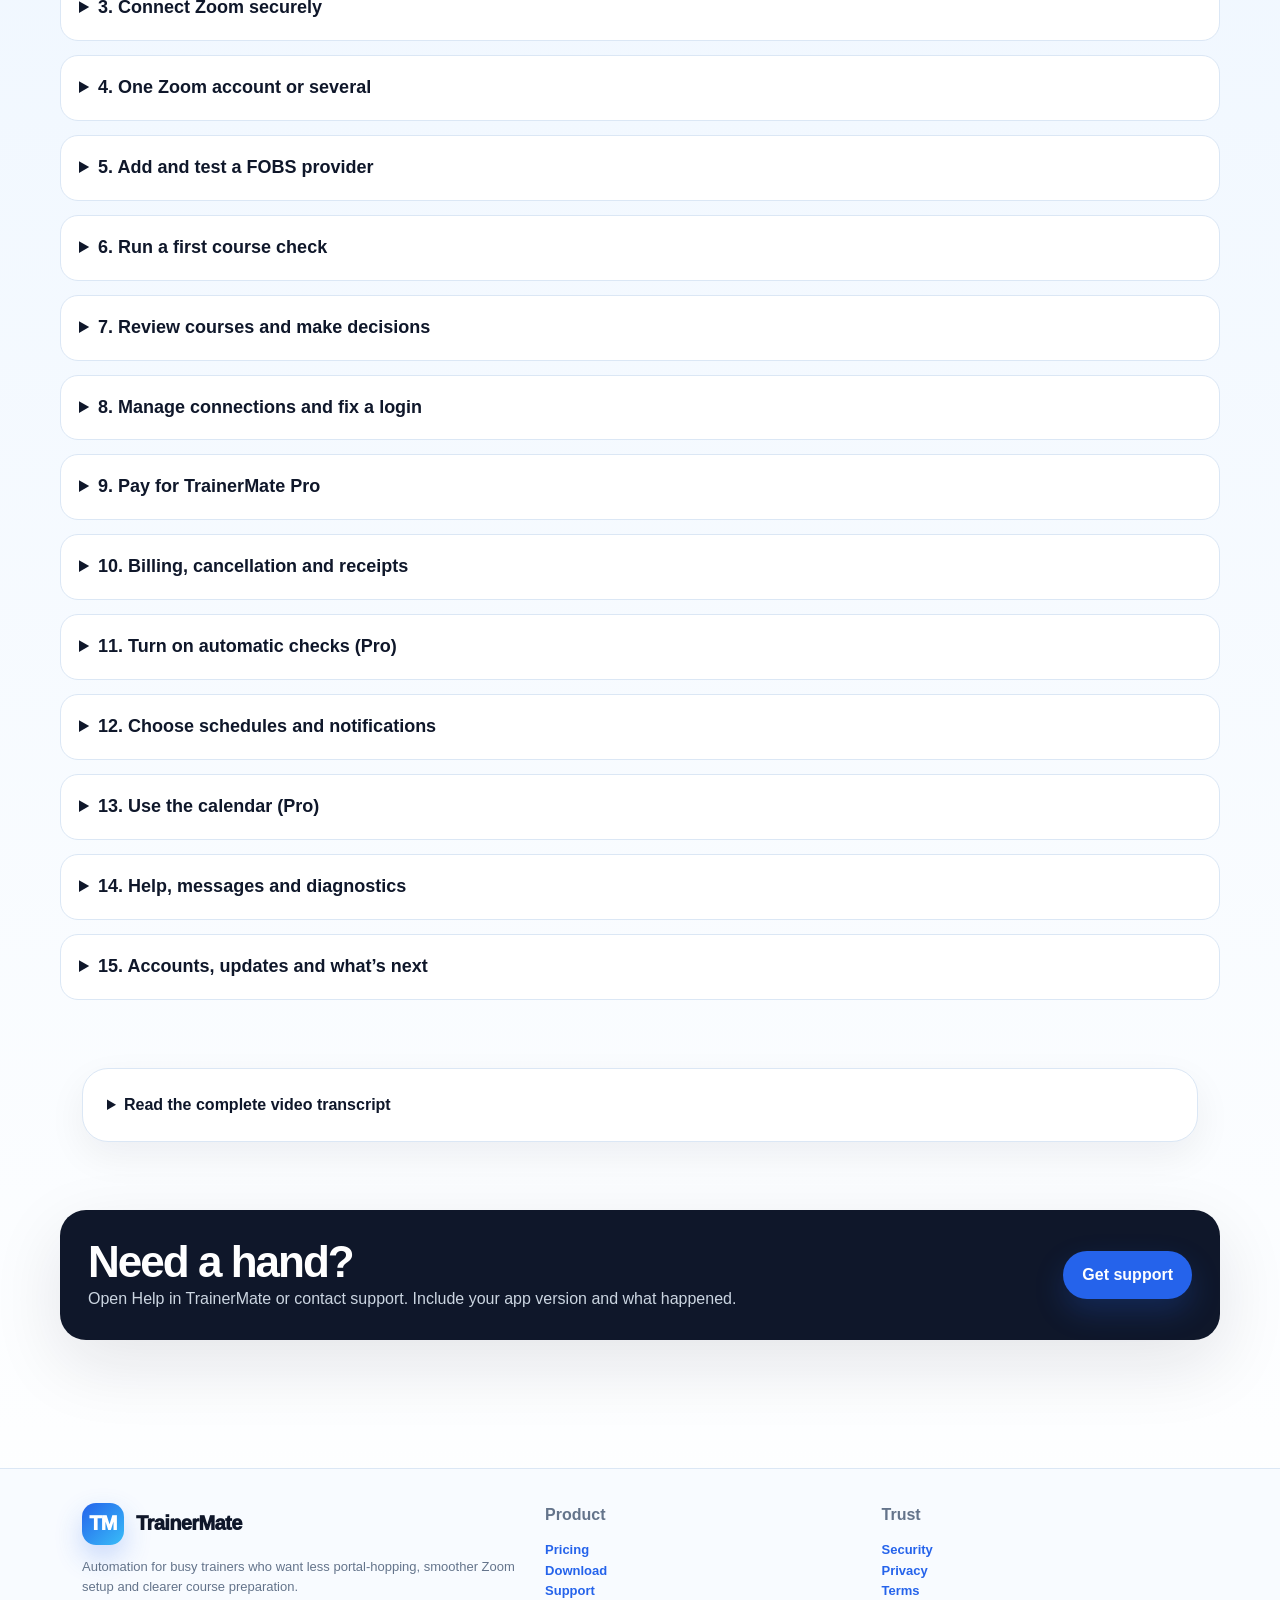
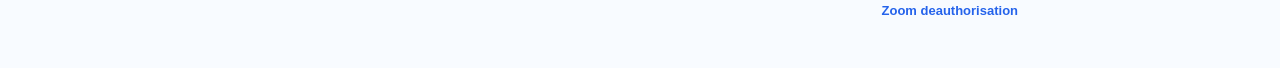
<file: get-started.html>
<!doctype html><html lang="en"><head><meta charset="utf-8"><meta http-equiv="Cache-Control" content="no-cache, no-store, must-revalidate"><meta http-equiv="Pragma" content="no-cache"><meta http-equiv="Expires" content="0"><meta name="viewport" content="width=device-width,initial-scale=1"><title>Get started with TrainerMate | Video and illustrated guide</title><meta name="description" content="Follow the narrated TrainerMate setup video and download the illustrated PDF user guide, including Zoom, FOBS, course checks and payment."><link rel="stylesheet" href="./assets/styles.css?v=20260602-1"><style id="trainermate-inline-css">:root{--ink:#0f172a;--muted:#55667d;--line:#dbe7f5;--blue:#2563eb;--blue2:#38bdf8;--green:#059669;--amber:#d97706;--bg:#f7fbff;--panel:#ffffff;--shadow:0 24px 70px rgba(15,23,42,.10)}*{box-sizing:border-box}body{margin:0;font-family:Inter,Segoe UI,Arial,sans-serif;color:var(--ink);background:linear-gradient(180deg,#f8fbff,#eef6ff 38%,#ffffff);line-height:1.55}a{color:var(--blue);text-decoration:none;font-weight:750}a:hover{text-decoration:underline}.wrap{max-width:1160px;margin:0 auto;padding:0 22px}.top{position:sticky;top:0;z-index:20;background:rgba(248,251,255,.88);backdrop-filter:blur(14px);border-bottom:1px solid rgba(219,231,245,.8)}.nav{height:72px;display:flex;align-items:center;justify-content:space-between;gap:18px}.brand{display:flex;align-items:center;gap:12px;font-weight:950;font-size:20px;letter-spacing:-.03em;color:var(--ink)}.logo{width:42px;height:42px;border-radius:14px;background:linear-gradient(135deg,var(--blue),var(--blue2));display:grid;place-items:center;color:white;font-weight:950;box-shadow:0 12px 28px rgba(37,99,235,.24)}.links{display:flex;align-items:center;gap:18px;flex-wrap:wrap}.links a{font-size:14px;color:#334155}.btn{display:inline-flex;align-items:center;justify-content:center;gap:8px;border-radius:999px;border:1px solid transparent;background:var(--blue);color:white!important;padding:11px 18px;font-weight:850;box-shadow:0 13px 30px rgba(37,99,235,.22);text-decoration:none!important}.btn.soft{background:white;color:var(--blue)!important;border-color:rgba(37,99,235,.22);box-shadow:none}.btn.dark{background:#0f172a;color:white!important}.hero{padding:86px 0 58px;display:grid;grid-template-columns:minmax(0,1.05fr) minmax(320px,.95fr);gap:38px;align-items:center}.kicker{display:inline-flex;align-items:center;gap:8px;border:1px solid rgba(37,99,235,.18);background:#eff6ff;color:#1d4ed8;border-radius:999px;padding:7px 12px;font-weight:850;font-size:13px}.hero h1{font-size:clamp(40px,6vw,66px);line-height:1.02;letter-spacing:-.065em;margin:18px 0 16px}.lead{font-size:19px;color:#475569;max-width:650px}.hero-actions{display:flex;gap:12px;flex-wrap:wrap;margin-top:26px}.trust{display:grid;grid-template-columns:repeat(3,1fr);gap:10px;margin-top:26px}.trust div,.pill{background:white;border:1px solid var(--line);border-radius:16px;padding:12px;color:#3c4b62;font-size:13px}.mock{background:rgba(255,255,255,.74);border:1px solid rgba(148,163,184,.32);border-radius:30px;padding:18px;box-shadow:var(--shadow)}.screen{background:#0f172a;border-radius:22px;padding:16px;color:#e2e8f0;min-height:390px;overflow:hidden}.screen-top{display:flex;gap:7px;margin-bottom:16px}.screen-top span{width:10px;height:10px;border-radius:50%;background:#475569}.status-grid{display:grid;grid-template-columns:1fr 1fr;gap:10px}.status-card{background:#17243a;border:1px solid rgba(148,163,184,.16);border-radius:17px;padding:14px}.status-card small{color:#93a4ba}.status-card strong{display:block;color:white;font-size:22px;margin-top:4px}.course{background:#111d31;border:1px solid rgba(56,189,248,.18);border-radius:17px;padding:13px;margin-top:10px}.course b{color:white}.course span{display:block;color:#9ab2d0;font-size:13px}.section{padding:68px 0}.section h2{font-size:clamp(30px,4vw,44px);letter-spacing:-.045em;line-height:1.1;margin:0 0 12px}.section .intro{color:#55667d;font-size:17px;max-width:760px}.grid3{display:grid;grid-template-columns:repeat(3,1fr);gap:18px;margin-top:28px}.grid2{display:grid;grid-template-columns:repeat(2,1fr);gap:18px;margin-top:28px}.card{background:var(--panel);border:1px solid var(--line);border-radius:26px;padding:24px;box-shadow:0 14px 38px rgba(15,23,42,.06)}.card h3{margin:0 0 8px;font-size:21px;letter-spacing:-.025em}.card p{color:#55667d;margin:0}.icon{width:42px;height:42px;border-radius:14px;background:#eff6ff;color:#1d4ed8;display:grid;place-items:center;font-weight:950;margin-bottom:14px}.pricing{align-items:stretch}.price{font-size:42px;font-weight:950;letter-spacing:-.06em;margin:14px 0 4px}.features{display:grid;gap:10px;margin:18px 0}.features div{display:flex;gap:10px;color:#3b4b62}.features div:before{content:'✓';font-weight:950;color:var(--green)}.note{border-left:4px solid var(--amber);background:#fff7ed;border-radius:18px;padding:16px;color:#5f3b0b}.legal{max-width:920px}.legal h1{font-size:44px;letter-spacing:-.055em}.legal h2{font-size:26px;margin-top:36px;border-top:1px solid var(--line);padding-top:24px}.legal p,.legal li{color:#394a61}.legal ul{padding-left:22px}.footer{margin-top:60px;border-top:1px solid var(--line);background:#f8fbff;padding:34px 0;color:#64748b}.footer-grid{display:grid;grid-template-columns:1.4fr 1fr 1fr;gap:20px}.small{font-size:13px;color:#64748b}.banner{background:#0f172a;color:white;border-radius:26px;padding:28px;display:flex;align-items:center;justify-content:space-between;gap:20px;box-shadow:var(--shadow)}.banner p{color:#cbd5e1;margin:0}.security-list{display:grid;gap:14px}.security-row{display:grid;grid-template-columns:180px 1fr;gap:16px;border-bottom:1px solid var(--line);padding:14px 0}.security-row strong{color:#0f172a}.warning{border:1px solid rgba(217,119,6,.35);background:#fffbeb;border-radius:22px;padding:20px;color:#653a00}@media(max-width:880px){.hero{grid-template-columns:1fr;padding-top:50px}.grid3,.grid2,.trust,.footer-grid{grid-template-columns:1fr}.links{display:none}.banner{flex-direction:column;align-items:flex-start}.security-row{grid-template-columns:1fr}.mock{order:-1}}@media print{.top,.hero-actions,.footer{display:none}body{background:white}.card,.mock{box-shadow:none}}


.badge-line{display:flex;gap:10px;flex-wrap:wrap;margin-top:18px}.badge-line span{background:#eff6ff;border:1px solid rgba(37,99,235,.16);color:#1d4ed8;border-radius:999px;padding:8px 12px;font-weight:850;font-size:13px}.mini-list{display:grid;gap:10px;margin-top:14px}.mini-list div{background:#f8fbff;border:1px solid var(--line);border-radius:16px;padding:12px;color:#3b4b62}.timeline{display:grid;gap:12px;margin-top:24px}.timeline div{background:white;border:1px solid var(--line);border-radius:20px;padding:16px}.timeline b{display:block;margin-bottom:4px}.muted{color:#64748b}.center-actions{display:flex;gap:12px;flex-wrap:wrap;margin-top:22px}.quote{font-size:20px;line-height:1.45;color:#334155;background:#f8fbff;border:1px solid var(--line);border-radius:24px;padding:22px}.table-card{overflow:auto}.compare{width:100%;border-collapse:collapse}.compare th,.compare td{border-bottom:1px solid var(--line);padding:13px;text-align:left;vertical-align:top}.compare th{color:#0f172a}.compare td{color:#475569}.compare tr:last-child td{border-bottom:0}
</style><style>.guide-hero{padding:52px 0 26px}.guide-hero h1{font-size:clamp(36px,5vw,58px);letter-spacing:-.05em;line-height:1.08;margin:16px 0}.watch{background:#0b2036;border-radius:24px;padding:12px;box-shadow:var(--shadow)}video{display:block;width:100%;aspect-ratio:16/9;border-radius:14px;background:#0b2036}.watch-layout{display:grid;grid-template-columns:minmax(0,1fr) 285px;gap:22px;align-items:start}.chapter-panel{background:white;border:1px solid var(--line);border-radius:22px;padding:19px}.chapter-panel h2{font-size:20px;margin:0 0 12px}.chapters{display:grid;gap:5px}.chapters button{display:flex;gap:10px;text-align:left;background:#f3f7fc;border:1px solid transparent;border-radius:10px;padding:10px;color:#223b55;font:inherit;font-size:13px;cursor:pointer}.chapters button:hover,.chapters button[aria-current=true]{border-color:#2563eb;background:#eaf2ff}.chapters time{font-weight:bold;color:#2563eb;white-space:nowrap}.guidesteps{display:grid;gap:14px;margin-top:24px}.guidesteps details{background:white;border:1px solid var(--line);border-radius:18px;padding:18px}.guidesteps summary{font-size:18px;font-weight:800;cursor:pointer}.guidesteps img{width:100%;max-width:850px;height:auto;display:block;margin:18px auto;border-radius:12px;border:1px solid var(--line)}.guidesteps li{margin:8px 0;color:#475569}.guide-actions{display:flex;flex-wrap:wrap;gap:10px;margin:20px 0}.release-note{margin:20px 0;color:#55667d;font-size:14px}.transcript{max-height:420px;overflow:auto;padding:10px 0}.transcript h3{margin-bottom:6px}button:focus-visible,summary:focus-visible,a:focus-visible{outline:3px solid #0891a5;outline-offset:3px}@media(max-width:950px){.watch-layout{grid-template-columns:1fr}.chapters{grid-template-columns:repeat(2,minmax(0,1fr))}}@media(max-width:540px){.chapters{grid-template-columns:1fr}.guide-hero{padding-top:30px}.wrap{padding:0 16px}.guide-actions .btn{width:100%}.watch{padding:5px;border-radius:15px}.links{display:flex;gap:12px}.nav{height:auto;min-height:72px;flex-wrap:wrap;padding-top:12px;padding-bottom:12px}.links a{font-size:13px}}</style></head><body><header class="top"><div class="wrap nav"><a class="brand" href="index.html"><span class="logo">TM</span>TrainerMate</a><nav class="links" aria-label="Main navigation"><a href="download.html">Download</a><a href="get-started.html" aria-current="page">Get started</a><a href="pricing.html">Pricing</a><a href="support.html">Support</a></nav></div></header><main><section class="wrap guide-hero"><span class="kicker">Your first course check, one step at a time</span><h1>Get started with TrainerMate</h1><p class="lead">Follow the narrated walkthrough, pause while you try each step, or use the illustrated guide beside the app.</p><div class="guide-actions"><a class="btn" href="assets/guides/TrainerMate-Get-Started-Guide.pdf" download>Download the PDF guide</a><a class="btn soft" href="download.html">Install TrainerMate</a></div><p class="release-note">For the current Windows release, 2.0.0. Example screens use fictional account and course details. Certificates are marked Coming soon in this release.</p></section><section class="wrap" aria-label="Setup video"><div class="watch-layout"><div><div class="watch"><video id="setup-video" controls playsinline preload="metadata" poster="assets/guides/trainer-mate-video-poster.jpg"><source src="assets/guides/TrainerMate-Getting-Started.mp4" type="video/mp4"><track kind="captions" src="assets/guides/TrainerMate-Getting-Started.vtt" srclang="en" label="English"><p>Your browser cannot play this video. <a href="assets/guides/TrainerMate-Getting-Started.mp4">Download the video</a>.</p></video></div><p class="small">5 minutes 51 seconds · Natural British narration · Numbered highlights · Captions included</p><div class="guide-actions"><a href="assets/guides/TrainerMate-Getting-Started.mp4" download>Download video</a><a href="#transcript">Read transcript</a><a href="assets/guides/TrainerMate-Video-Transcript.txt" download>Download transcript</a></div><p id="chapter-status" class="small" aria-live="polite">Choose a chapter to follow a particular step.</p></div><aside class="chapter-panel"><h2>Jump to a step</h2><div class="chapters"><button type="button" data-start="0"><time>0:00</time><span>Let’s get you started</span></button><button type="button" data-start="17.464"><time>0:17</time><span>Install TrainerMate</span></button><button type="button" data-start="42.464"><time>0:42</time><span>Create your free account</span></button><button type="button" data-start="71.208"><time>1:11</time><span>Connect the right Zoom account</span></button><button type="button" data-start="97.6"><time>1:37</time><span>Check your saved Zoom accounts</span></button><button type="button" data-start="118.112"><time>1:58</time><span>Add and test your provider</span></button><button type="button" data-start="146.52"><time>2:26</time><span>Run your first check</span></button><button type="button" data-start="177.688"><time>2:57</time><span>Review what needs attention</span></button><button type="button" data-start="207.776"><time>3:27</time><span>Pay for Pro when you’re ready</span></button><button type="button" data-start="242.808"><time>4:02</time><span>Let Pro keep courses up to date</span></button><button type="button" data-start="273.352"><time>4:33</time><span>See your courses in the calendar</span></button><button type="button" data-start="298.808"><time>4:58</time><span>Get help without starting over</span></button><button type="button" data-start="329.328"><time>5:29</time><span>You’re ready to get started</span></button></div></aside></div></section><section class="wrap section"><h2>Your guide to every current function</h2><p class="intro">Start with steps 1–6. Open any section below when you need a reminder. Free supports manual checks up to 3 weeks ahead; Pro adds automatic checks, a 12-week window and the calendar.</p><div class="guidesteps"><details><summary>1. Install and open TrainerMate</summary><p>Start with the official Microsoft Store version.</p><ol><li><strong>Open the Download page.</strong> Visit trainermate.xyz/download.html and click Install TrainerMate.</li><li><strong>Finish installing.</strong> Follow the Microsoft Store prompts. Open Microsoft Store is an alternative route to the listing.</li><li><strong>Open the app.</strong> Use the Windows Start menu and search for TrainerMate. You can start on Free.</li></ol><img loading="lazy" src="assets/guides/guide-01-install.jpg" alt="1. Install and open TrainerMate: highlighted controls in the released TrainerMate app"><p class="note">Microsoft Store signs and installs the app. Future approved app updates are delivered through the Store.</p></details><details><summary>2. Create an account or log in</summary><p>Your TrainerMate login is separate from Zoom and FOBS.</p><ol><li><strong>Create free account.</strong> On the login screen, choose Create free account. Enter your own email address.</li><li><strong>Choose a password.</strong> Use at least 12 characters, including uppercase, lowercase, and a number or symbol.</li><li><strong>Confirm your email.</strong> Click the link in your confirmation email. Keep TrainerMate open so it can finish automatically.</li><li><strong>Already registered?.</strong> Choose Log in and use your registered email and TrainerMate password. Older accounts can use their existing TrainerMate ID.</li></ol><img loading="lazy" src="assets/guides/guide-02-register.jpg" alt="2. Create an account or log in: highlighted controls in the released TrainerMate app"><p class="note">Check junk/spam if the email is missing. First sign-in can take longer while the account service starts. Wait for its reply before trying again.</p></details><details><summary>3. Connect Zoom securely</summary><p>Connect the account that hosts your training courses.</p><ol><li><strong>Click Connect Zoom.</strong> TrainerMate opens the approval flow in your normal browser.</li><li><strong>Check the Zoom account.</strong> Sign in on Zoom’s own website. Make sure the account is the one you use for courses.</li><li><strong>Approve and return.</strong> Choose Allow or Approve. Return to TrainerMate and wait for the connected account to appear.</li></ol><img loading="lazy" src="assets/guides/guide-03-zoom.jpg" alt="3. Connect Zoom securely: highlighted controls in the released TrainerMate app"><p class="note">Your Zoom password belongs on Zoom’s own sign-in page. TrainerMate does not ask you to type it into the app.</p></details><details><summary>4. One Zoom account or several</summary><p>Connect every training account before assigning providers.</p><ol><li><strong>Check the saved account.</strong> Look for Already connected beside the correct account.</li><li><strong>Add more if needed.</strong> Use Connect another Zoom account for any other account you deliver courses with.</li><li><strong>Continue to providers.</strong> Choose All connected - add a provider. Each provider will be paired with a specific saved Zoom account.</li></ol><img loading="lazy" src="assets/guides/guide-04-zoom-connected.jpg" alt="4. One Zoom account or several: highlighted controls in the released TrainerMate app"><p class="note">To reconnect later: Connections &gt; Manage Zoom. Use Reconnect Zoom when offered. Removing an account keeps provider pairings saved, but you must select a usable account before checking courses.</p></details><details><summary>5. Add and test a FOBS provider</summary><p>Use the credentials you already use on the provider portal.</p><ol><li><strong>Choose the provider.</strong> Select the organisation that supplies your courses from the Provider list.</li><li><strong>Choose its Zoom account.</strong> Pick the connected account that should host that provider’s courses.</li><li><strong>Enter the FOBS login.</strong> Enter the provider’s FOBS username and password. These are not your TrainerMate login details.</li><li><strong>Add and test.</strong> Click Add and test provider. Wait for success before adding another provider or starting a course check.</li></ol><img loading="lazy" src="assets/guides/guide-05-provider-add.jpg" alt="5. Add and test a FOBS provider: highlighted controls in the released TrainerMate app"><p class="note">Add other providers through Connections &gt; Add or manage providers. Some providers are read-only or supply their own Zoom links; respect the provider’s arrangement.</p></details><details><summary>6. Run a first course check</summary><p>Free checks up to 3 weeks ahead; Pro up to 12 weeks.</p><ol><li><strong>Run the full check.</strong> On Dashboard, click Run full 3-week check on Free, or Run full 12-week check on Pro.</li><li><strong>Choose a smaller scan.</strong> Open Other scans. Choose a provider and an available date range, then click Run this check.</li><li><strong>Watch or stop if needed.</strong> Show FOBS window is optional for manual checks. Stop sync appears while a check is running.</li><li><strong>Read the result.</strong> Wait until the check finishes, then review any warnings and the course list.</li></ol><img loading="lazy" src="assets/guides/guide-06-dashboard.jpg" alt="6. Run a first course check: highlighted controls in the released TrainerMate app"><p class="note">A check can create or update supported Zoom/FOBS joining details. Existing meetings are checked first. A provider that manages its own links is handled according to its settings.</p></details><details><summary>7. Review courses and make decisions</summary><p>The course list explains what is ready and what needs a look.</p><ol><li><strong>Open the full list.</strong> Click Show all upcoming courses. Read the provider, course, date, time, status and notes.</li><li><strong>Check one affected course.</strong> Use Check course only when the button is offered. It applies to that selected course.</li><li><strong>Choose an existing meeting carefully.</strong> If a possible Zoom meeting is offered, choose Use this Zoom meeting only when it is definitely correct. Otherwise choose Create a new meeting.</li><li><strong>Confirm a removal carefully.</strong> Remove from TrainerMate is offered only in some cases. Use it only after confirming the course is no longer live in FOBS.</li></ol><img loading="lazy" src="assets/guides/guide-07-courses.jpg" alt="7. Review courses and make decisions: highlighted controls in the released TrainerMate app"><p class="note">Ready is the result of the app’s checks, not a replacement for your final professional check. Confirm dates, joining details and provider requirements before delivery.</p></details><details><summary>8. Manage connections and fix a login</summary><p>Use Connections when a saved account needs attention.</p><ol><li><strong>Manage Zoom or providers.</strong> Connections shows the account, Zoom and provider status. Open Manage Zoom or Add or manage providers.</li><li><strong>Update a provider login.</strong> Open the provider’s details, enter the correct FOBS credentials and click Save and test login.</li><li><strong>If a password expired.</strong> Change it on the provider’s FOBS website first. Then update and test it in TrainerMate.</li><li><strong>Check and repair.</strong> Run Check &amp; Repair TrainerMate to check saved connections and refresh Zoom access. Use Copy report if support asks.</li></ol><img loading="lazy" src="assets/guides/guide-08-connections.jpg" alt="8. Manage connections and fix a login: highlighted controls in the released TrainerMate app"><p class="note">When a provider login fails, TrainerMate pauses that provider’s actions to avoid repeated failed logins. Fix the underlying login instead of repeatedly starting another check.</p></details><details><summary>9. Pay for TrainerMate Pro</summary><p>Optional upgrade: all three options give the same Pro access.</p><ol><li><strong>Open Upgrade.</strong> Choose Upgrade in the sidebar, or See upgrade options in the account menu.</li><li><strong>Choose a plan.</strong> £5 one-month pass: one payment, no renewal. £5 monthly: renews each month. £40 annually: renews every 12 months.</li><li><strong>Complete secure payment.</strong> The app opens Stripe checkout in your browser. Confirm the plan and enter card details on Stripe only.</li><li><strong>Confirm Pro is active.</strong> Return to TrainerMate. If needed, wait a few moments and click Check plan now. If Pro is already active, do not buy it again.</li></ol><img loading="lazy" src="assets/guides/guide-09-upgrade.jpg" alt="9. Pay for TrainerMate Pro: highlighted controls in the released TrainerMate app"><p class="note">You can also pay via trainermate.xyz/pricing.html &gt; Choose a secure payment option. Sign in with the same TrainerMate ID/email and password, then choose a plan. Do not create a second account.</p></details><details><summary>10. Billing, cancellation and receipts</summary><p>Manage payment without losing your saved setup.</p><ol><li><strong>Manage Stripe billing.</strong> Open your Upgrade/account page and choose Manage Stripe billing when available.</li><li><strong>Cancel future renewal.</strong> Use Cancel renewal at period end. Pro continues until the paid period ends, then the account returns to Free.</li><li><strong>Understand the one-month pass.</strong> The one-month pass does not renew automatically. Buy another pass only when you need another paid month.</li><li><strong>Find receipts or a licence.</strong> Payment history offers receipts/invoices when available. If support gave you a licence key, use Activate licence rather than paying again.</li></ol><img loading="lazy" src="assets/guides/guide-10-billing-active.jpg" alt="10. Billing, cancellation and receipts: highlighted controls in the released TrainerMate app"><p class="note">Cancellation does not refund the current paid period. Saved providers, Zoom pairings and settings are retained. Accounts with non-Stripe Pro access may not show Stripe management controls.</p></details><details><summary>11. Turn on automatic checks (Pro)</summary><p>Automatic updates means course checking, not installing app updates.</p><ol><li><strong>Switch it on.</strong> Open Automatic updates and tick Automatically keep my courses up to date.</li><li><strong>Save the setting.</strong> Click Save automatic update settings. The status explains whether automatic checks are on.</li><li><strong>Keep the app running.</strong> TrainerMate must be open, with Pro active, and the PC awake and online.</li><li><strong>Start with Windows.</strong> Use the Start with Windows control if offered. If Windows controls the setting, check Windows Settings &gt; Apps &gt; Startup.</li></ol><img loading="lazy" src="assets/guides/guide-11-automation-simple.jpg" alt="11. Turn on automatic checks (Pro): highlighted controls in the released TrainerMate app"><p class="note">A closed app or sleeping/offline PC cannot perform a live provider check. Microsoft Store handles software updates separately.</p></details><details><summary>12. Choose schedules and notifications</summary><p>Open Change schedule only when you want to change the defaults.</p><ol><li><strong>Daily light check.</strong> Choose the daily time and scope. A 14-day daily scope is recommended in the app.</li><li><strong>Weekly wider check.</strong> Choose the weekly day and time for a wider check, up to the Pro window.</li><li><strong>Choose notifications.</strong> Keep problem notifications on. Course changes, support messages and small pop-up bubbles are separate choices.</li><li><strong>Save and test.</strong> Save automatic update settings. Troubleshooting &gt; Run quiet check now starts a background check using the saved settings.</li></ol><img loading="lazy" src="assets/guides/guide-12-automation.jpg" alt="12. Choose schedules and notifications: highlighted controls in the released TrainerMate app"><p class="note">Scheduled checks run after the chosen time while TrainerMate is open. A missed check can run when the app next opens; it waits if another check is already running.</p></details><details><summary>13. Use the calendar (Pro)</summary><p>See the saved course diary and focus on what needs attention.</p><ol><li><strong>Choose a view.</strong> Open Calendar. Use month, week or list view; This week is a quick route to the current week.</li><li><strong>Filter attention items.</strong> Please check focuses on courses needing attention. All courses restores the unfiltered view.</li><li><strong>Open a course.</strong> Select a calendar entry to see its details and the available provider/course tools.</li><li><strong>Refresh the underlying information.</strong> Run a Dashboard course check when you need fresh provider data. The calendar uses TrainerMate’s saved course records.</li></ol><img loading="lazy" src="assets/guides/guide-13-calendar.jpg" alt="13. Use the calendar (Pro): highlighted controls in the released TrainerMate app"><p class="note">Provider colours help you distinguish courses. Initial calendar loading can take a few seconds. Free users can still review their course list on Dashboard.</p></details><details><summary>14. Help, messages and diagnostics</summary><p>Keep a support conversation together in one place.</p><ol><li><strong>Send a message.</strong> Open Help. Enter a subject and explain the issue, including provider, course date and what you clicked. Choose Send.</li><li><strong>Read the reply.</strong> Return to the Message centre and open the conversation. Unread indicators highlight new replies.</li><li><strong>Keep your inbox tidy.</strong> Use Mark read or Archive when appropriate. Delete permanently removes a conversation from your inbox.</li><li><strong>Share useful diagnostics.</strong> Open Support details and diagnostics only if support asks. Use the app version and a connection report to explain the problem.</li></ol><img loading="lazy" src="assets/guides/guide-14-help.jpg" alt="14. Help, messages and diagnostics: highlighted controls in the released TrainerMate app"><p class="note">Never send passwords, login codes, tokens or payment card details. You can also email support@trainermate.xyz. Avoid screenshots containing unnecessary delegate information.</p></details><details><summary>15. Accounts, updates and what’s next</summary><p>Keep setup simple after the first run.</p><ol><li><strong>Remember me and log out.</strong> The account menu at the top right contains Remember me on this computer and Logout. Use Remember me only on a computer you trust.</li><li><strong>Reset a forgotten password.</strong> On the login screen, choose Forgot password? Enter the registered email and follow the one-time reset-code instructions. The code expires after 15 minutes.</li><li><strong>Update the app.</strong> Open Microsoft Store and check for app updates. Store installations do not use a separate TrainerMate installer update.</li><li><strong>Certificates are coming soon.</strong> In release 2.0.0, Certificates is disabled and marked Coming soon. Continue using your provider’s own portal for certificate tasks until the feature is released.</li></ol><img loading="lazy" src="assets/guides/guide-15-login.jpg" alt="15. Accounts, updates and what’s next: highlighted controls in the released TrainerMate app"><p class="note">If setup or payment takes longer than expected, check your connection and read the on-screen message. Do not register or pay repeatedly. Use Connections or Help for a persistent problem.</p></details></div></section><section class="wrap"><details class="card" id="transcript"><summary><strong>Read the complete video transcript</strong></summary><div class="transcript"><h3>Let’s get you started</h3><p>Welcome to TrainerMate. This short guide takes you from installing the app to checking your first courses. We will also show you how to pay for Pro, and where to find help. Pause the video whenever you need to, and follow along at your own pace.</p><h3>Install TrainerMate</h3><p>Start on the TrainerMate website and open the Download page. Choose Install TrainerMate. Windows will take you through the official Microsoft Store installation. If you prefer, use Open Microsoft Store to view the full listing. Once installation has finished, open TrainerMate from your Windows Start menu. Installing the app is free.</p><h3>Create your free account</h3><p>On the login screen, choose Create free account. Enter your email address and choose a password with at least twelve characters, an uppercase letter, a lowercase letter, and a number or symbol. Click Create free account, then check your email and click the confirmation link. Leave TrainerMate open: it will finish automatically. Already registered? Log in with your existing TrainerMate email and password.</p><h3>Connect the right Zoom account</h3><p>TrainerMate guides you through setup in order. First, click Connect Zoom. Your web browser opens Zoom’s own secure approval page. Sign in to the Zoom account you use to deliver courses, check that you have the right account, and choose Allow or Approve. You never enter your Zoom password into TrainerMate. Return to the app and wait for the account to appear as connected.</p><h3>Check your saved Zoom accounts</h3><p>Your saved Zoom account should now say Already connected. If you use more than one Zoom account for training, connect each of them here before continuing. Then choose All connected, add a provider. Later, you will choose which Zoom account belongs to each provider, so it is worth getting this right now.</p><h3>Add and test your provider</h3><p>Choose the organisation that supplies your courses from the Provider list. Select the Zoom account you want TrainerMate to use for that provider. Then enter the same username and password you normally use on that provider’s FOBS website. These are your provider details, not your TrainerMate password. Click Add and test provider, and wait for the login check to finish. Add any other providers you use in the same way.</p><h3>Run your first check</h3><p>When setup is complete, the Dashboard opens. On Free, choose Run full three-week check. TrainerMate reads your upcoming courses, checks existing Zoom details, and prepares supported joining details where needed. Wait for the check to finish and read the result. Other scans lets you choose a particular provider. Pro can check up to twelve weeks ahead. Show FOBS window is optional if you want to watch a manual check.</p><h3>Review what needs attention</h3><p>Open Show all upcoming courses to see the full list. Read the status and notes beside each course. Ready means the saved checks look in order; Please check tells you where to look next. If a course offers Check course only, that button checks the selected course. If TrainerMate asks you to choose an existing Zoom meeting, confirm it really belongs to that course. Always make your final course and joining-details check before delivery.</p><h3>Pay for Pro when you’re ready</h3><p>You can get started on Free. When you want Pro, open Upgrade. The five-pound one-month pass is one payment with no renewal. The five-pound monthly plan renews each month. The forty-pound annual plan renews every twelve months. Choose the option you want, then complete payment on Stripe’s secure checkout. Return to TrainerMate. If Pro has not appeared yet, allow a few moments and choose Check plan now. Do not pay again just because activation is taking a moment.</p><h3>Let Pro keep courses up to date</h3><p>With Pro active, open Automatic updates. Tick Automatically keep my courses up to date, then save the settings. Change schedule lets you choose a small daily check and a wider weekly check, plus notifications. These checks run while TrainerMate is open and the computer is awake and connected. Start with Windows helps keep the app ready. This page controls course checks; Microsoft Store handles updates to the app itself.</p><h3>See your courses in the calendar</h3><p>Pro also includes Calendar. Use the month, week or list view to see your saved courses, or choose This week for a quick look at the week ahead. Please check focuses on courses needing attention. Select a course to see its details and available tools. The calendar shows what TrainerMate has saved, so run a course check when you need fresh provider information.</p><h3>Get help without starting over</h3><p>If something needs attention, open Connections to manage Zoom or your providers. Check and Repair TrainerMate can check saved connection state and refresh Zoom access. For support, open Help, enter a subject and a short message, then choose Send. Read replies in the same Message centre. Include the provider and course date, but never send passwords or card details. The downloadable PDF covers these steps in more detail.</p><h3>You’re ready to get started</h3><p>That is the essentials. Your account, Zoom connection and provider setup stay saved, so you do not need to repeat setup every day. Keep the PDF guide handy, and replay any chapter when you need a reminder. Certificates are coming soon in this released version. Happy training.</p></div></details></section><section class="wrap section"><div class="banner"><div><h2 style="color:white;margin:0">Need a hand?</h2><p>Open Help in TrainerMate or contact support. Include your app version and what happened.</p></div><a class="btn" href="support.html">Get support</a></div></section></main><footer class="footer"><div class="wrap footer-grid"><div><a class="brand" href="index.html"><span class="logo">TM</span><span>TrainerMate</span></a><p class="small" style="margin-top:12px">Automation for busy trainers who want less portal-hopping, smoother Zoom setup and clearer course preparation.</p></div><div><b>Product</b><p class="small"><a href="pricing.html">Pricing</a><br><a href="https://apps.microsoft.com/detail/9MWHCG72WP2N?mode=direct">Download</a><br><a href="support.html">Support</a></p></div><div><b>Trust</b><p class="small"><a href="security.html">Security</a><br><a href="privacy.html">Privacy</a><br><a href="terms.html">Terms</a><br><a href="zoom-deauthorization.html">Zoom deauthorisation</a></p></div></div></footer><script>const video=document.getElementById('setup-video');const buttons=[...document.querySelectorAll('[data-start]')];buttons.forEach(button=>button.addEventListener('click',()=>{const start=Number(button.dataset.start);const seek=()=>{video.currentTime=start;video.play().catch(()=>{});};if(video.readyState)seek();else video.addEventListener('loadedmetadata',seek,{once:true});document.getElementById('chapter-status').textContent='Selected: '+button.textContent.trim();}));video.addEventListener('timeupdate',()=>{let current=buttons[0];for(const b of buttons)if(video.currentTime>=Number(b.dataset.start))current=b;buttons.forEach(b=>b.setAttribute('aria-current',String(b===current)));});document.querySelector('a[href="#transcript"]').addEventListener('click',()=>document.getElementById('transcript').open=true);</script></body></html>
</file>
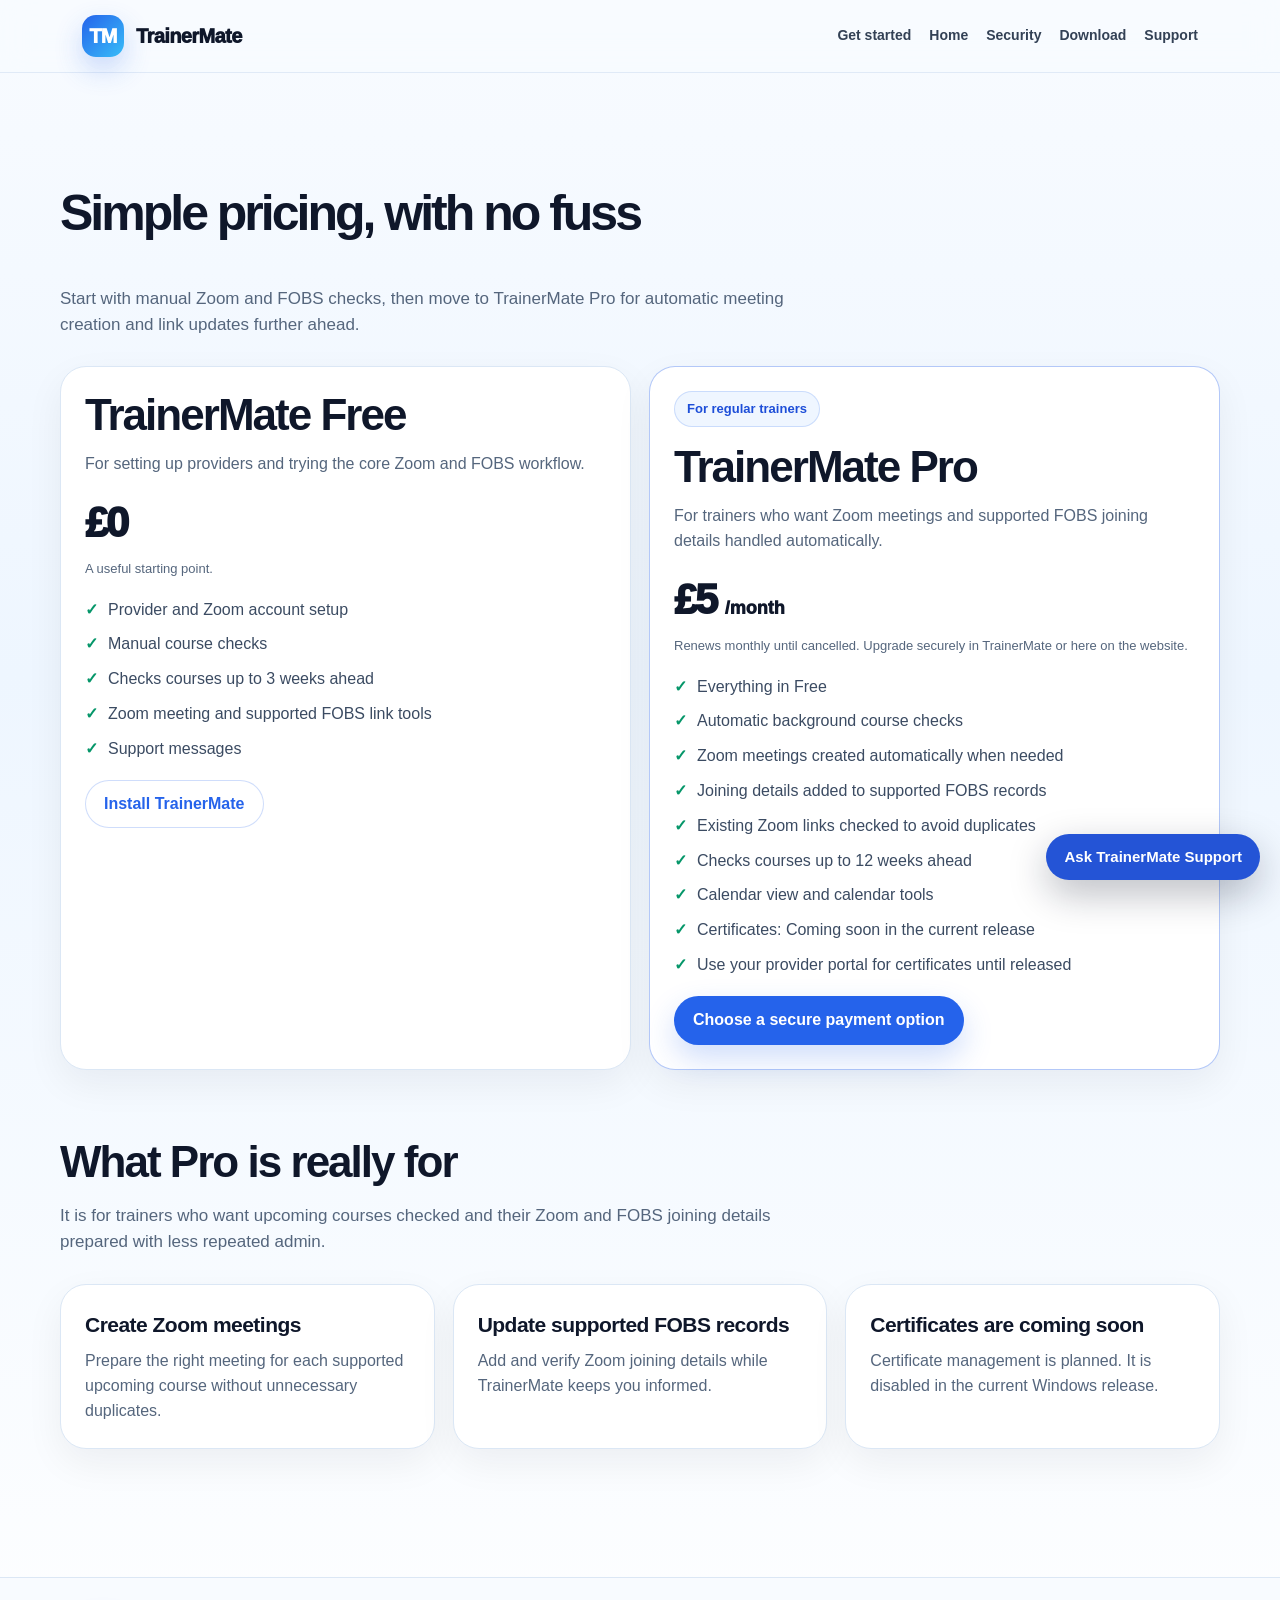
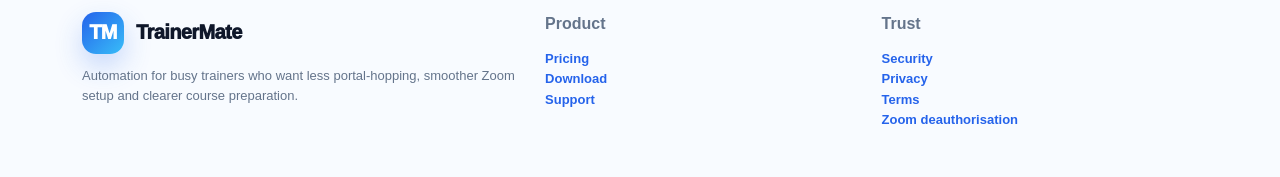
<file: pricing.html>
<!doctype html><html lang="en"><head><meta charset="utf-8"><meta http-equiv="Cache-Control" content="no-cache, no-store, must-revalidate"><meta http-equiv="Pragma" content="no-cache"><meta http-equiv="Expires" content="0"><meta name="viewport" content="width=device-width,initial-scale=1"><title>Pricing — TrainerMate</title><meta name="description" content="Simple TrainerMate pricing. Upgrade to Full for background automation, Zoom link creation, FOBS meeting detail updates and multi-provider certificate tools."><link rel="stylesheet" href="./assets/styles.css?v=20260602-1"><style id="trainermate-inline-css">:root{--ink:#0f172a;--muted:#55667d;--line:#dbe7f5;--blue:#2563eb;--blue2:#38bdf8;--green:#059669;--amber:#d97706;--bg:#f7fbff;--panel:#ffffff;--shadow:0 24px 70px rgba(15,23,42,.10)}*{box-sizing:border-box}body{margin:0;font-family:Inter,Segoe UI,Arial,sans-serif;color:var(--ink);background:linear-gradient(180deg,#f8fbff,#eef6ff 38%,#ffffff);line-height:1.55}a{color:var(--blue);text-decoration:none;font-weight:750}a:hover{text-decoration:underline}.wrap{max-width:1160px;margin:0 auto;padding:0 22px}.top{position:sticky;top:0;z-index:20;background:rgba(248,251,255,.88);backdrop-filter:blur(14px);border-bottom:1px solid rgba(219,231,245,.8)}.nav{height:72px;display:flex;align-items:center;justify-content:space-between;gap:18px}.brand{display:flex;align-items:center;gap:12px;font-weight:950;font-size:20px;letter-spacing:-.03em;color:var(--ink)}.logo{width:42px;height:42px;border-radius:14px;background:linear-gradient(135deg,var(--blue),var(--blue2));display:grid;place-items:center;color:white;font-weight:950;box-shadow:0 12px 28px rgba(37,99,235,.24)}.links{display:flex;align-items:center;gap:18px;flex-wrap:wrap}.links a{font-size:14px;color:#334155}.btn{display:inline-flex;align-items:center;justify-content:center;gap:8px;border-radius:999px;border:1px solid transparent;background:var(--blue);color:white!important;padding:11px 18px;font-weight:850;box-shadow:0 13px 30px rgba(37,99,235,.22);text-decoration:none!important}.btn.soft{background:white;color:var(--blue)!important;border-color:rgba(37,99,235,.22);box-shadow:none}.btn.dark{background:#0f172a;color:white!important}.hero{padding:86px 0 58px;display:grid;grid-template-columns:minmax(0,1.05fr) minmax(320px,.95fr);gap:38px;align-items:center}.kicker{display:inline-flex;align-items:center;gap:8px;border:1px solid rgba(37,99,235,.18);background:#eff6ff;color:#1d4ed8;border-radius:999px;padding:7px 12px;font-weight:850;font-size:13px}.hero h1{font-size:clamp(40px,6vw,66px);line-height:1.02;letter-spacing:-.065em;margin:18px 0 16px}.lead{font-size:19px;color:#475569;max-width:650px}.hero-actions{display:flex;gap:12px;flex-wrap:wrap;margin-top:26px}.trust{display:grid;grid-template-columns:repeat(3,1fr);gap:10px;margin-top:26px}.trust div,.pill{background:white;border:1px solid var(--line);border-radius:16px;padding:12px;color:#3c4b62;font-size:13px}.mock{background:rgba(255,255,255,.74);border:1px solid rgba(148,163,184,.32);border-radius:30px;padding:18px;box-shadow:var(--shadow)}.screen{background:#0f172a;border-radius:22px;padding:16px;color:#e2e8f0;min-height:390px;overflow:hidden}.screen-top{display:flex;gap:7px;margin-bottom:16px}.screen-top span{width:10px;height:10px;border-radius:50%;background:#475569}.status-grid{display:grid;grid-template-columns:1fr 1fr;gap:10px}.status-card{background:#17243a;border:1px solid rgba(148,163,184,.16);border-radius:17px;padding:14px}.status-card small{color:#93a4ba}.status-card strong{display:block;color:white;font-size:22px;margin-top:4px}.course{background:#111d31;border:1px solid rgba(56,189,248,.18);border-radius:17px;padding:13px;margin-top:10px}.course b{color:white}.course span{display:block;color:#9ab2d0;font-size:13px}.section{padding:68px 0}.section h2{font-size:clamp(30px,4vw,44px);letter-spacing:-.045em;line-height:1.1;margin:0 0 12px}.section .intro{color:#55667d;font-size:17px;max-width:760px}.grid3{display:grid;grid-template-columns:repeat(3,1fr);gap:18px;margin-top:28px}.grid2{display:grid;grid-template-columns:repeat(2,1fr);gap:18px;margin-top:28px}.card{background:var(--panel);border:1px solid var(--line);border-radius:26px;padding:24px;box-shadow:0 14px 38px rgba(15,23,42,.06)}.card h3{margin:0 0 8px;font-size:21px;letter-spacing:-.025em}.card p{color:#55667d;margin:0}.icon{width:42px;height:42px;border-radius:14px;background:#eff6ff;color:#1d4ed8;display:grid;place-items:center;font-weight:950;margin-bottom:14px}.pricing{align-items:stretch}.price{font-size:42px;font-weight:950;letter-spacing:-.06em;margin:14px 0 4px}.features{display:grid;gap:10px;margin:18px 0}.features div{display:flex;gap:10px;color:#3b4b62}.features div:before{content:'✓';font-weight:950;color:var(--green)}.note{border-left:4px solid var(--amber);background:#fff7ed;border-radius:18px;padding:16px;color:#5f3b0b}.legal{max-width:920px}.legal h1{font-size:44px;letter-spacing:-.055em}.legal h2{font-size:26px;margin-top:36px;border-top:1px solid var(--line);padding-top:24px}.legal p,.legal li{color:#394a61}.legal ul{padding-left:22px}.footer{margin-top:60px;border-top:1px solid var(--line);background:#f8fbff;padding:34px 0;color:#64748b}.footer-grid{display:grid;grid-template-columns:1.4fr 1fr 1fr;gap:20px}.small{font-size:13px;color:#64748b}.banner{background:#0f172a;color:white;border-radius:26px;padding:28px;display:flex;align-items:center;justify-content:space-between;gap:20px;box-shadow:var(--shadow)}.banner p{color:#cbd5e1;margin:0}.security-list{display:grid;gap:14px}.security-row{display:grid;grid-template-columns:180px 1fr;gap:16px;border-bottom:1px solid var(--line);padding:14px 0}.security-row strong{color:#0f172a}.warning{border:1px solid rgba(217,119,6,.35);background:#fffbeb;border-radius:22px;padding:20px;color:#653a00}@media(max-width:880px){.hero{grid-template-columns:1fr;padding-top:50px}.grid3,.grid2,.trust,.footer-grid{grid-template-columns:1fr}.links{display:none}.banner{flex-direction:column;align-items:flex-start}.security-row{grid-template-columns:1fr}.mock{order:-1}}@media print{.top,.hero-actions,.footer{display:none}body{background:white}.card,.mock{box-shadow:none}}


.badge-line{display:flex;gap:10px;flex-wrap:wrap;margin-top:18px}.badge-line span{background:#eff6ff;border:1px solid rgba(37,99,235,.16);color:#1d4ed8;border-radius:999px;padding:8px 12px;font-weight:850;font-size:13px}.mini-list{display:grid;gap:10px;margin-top:14px}.mini-list div{background:#f8fbff;border:1px solid var(--line);border-radius:16px;padding:12px;color:#3b4b62}.timeline{display:grid;gap:12px;margin-top:24px}.timeline div{background:white;border:1px solid var(--line);border-radius:20px;padding:16px}.timeline b{display:block;margin-bottom:4px}.muted{color:#64748b}.center-actions{display:flex;gap:12px;flex-wrap:wrap;margin-top:22px}.quote{font-size:20px;line-height:1.45;color:#334155;background:#f8fbff;border:1px solid var(--line);border-radius:24px;padding:22px}.table-card{overflow:auto}.compare{width:100%;border-collapse:collapse}.compare th,.compare td{border-bottom:1px solid var(--line);padding:13px;text-align:left;vertical-align:top}.compare th{color:#0f172a}.compare td{color:#475569}.compare tr:last-child td{border-bottom:0}
</style></head><body><header class="top"><div class="wrap nav"><a class="brand" href="index.html"><span class="logo">TM</span><span>TrainerMate</span></a><nav class="links"><a href="get-started.html">Get started</a><a href="index.html">Home</a><a href="security.html">Security</a><a href="https://apps.microsoft.com/detail/9MWHCG72WP2N?mode=direct">Download</a><a href="support.html">Support</a></nav></div></header><main class="wrap section"><h1 style="font-size:50px;letter-spacing:-.06em">Simple pricing, with no fuss</h1><p class="intro">Start with manual Zoom and FOBS checks, then move to TrainerMate Pro for automatic meeting creation and link updates further ahead.</p><div class="grid2 pricing"><div class="card"><h2>TrainerMate Free</h2><p>For setting up providers and trying the core Zoom and FOBS workflow.</p><div class="price">&pound;0</div><p class="small">A useful starting point.</p><div class="features"><div>Provider and Zoom account setup</div><div>Manual course checks</div><div>Checks courses up to 3 weeks ahead</div><div>Zoom meeting and supported FOBS link tools</div><div>Support messages</div></div><a class="btn soft" href="https://apps.microsoft.com/detail/9MWHCG72WP2N?mode=direct">Install TrainerMate</a></div><div class="card" style="border-color:rgba(37,99,235,.35)"><span class="kicker">For regular trainers</span><h2 style="margin-top:16px">TrainerMate Pro</h2><p>For trainers who want Zoom meetings and supported FOBS joining details handled automatically.</p><div class="price">&pound;5 <span style="font-size:18px;letter-spacing:0">/month</span></div><p class="small">Renews monthly until cancelled. Upgrade securely in TrainerMate or here on the website.</p><div class="features"><div>Everything in Free</div><div>Automatic background course checks</div><div>Zoom meetings created automatically when needed</div><div>Joining details added to supported FOBS records</div><div>Existing Zoom links checked to avoid duplicates</div><div>Checks courses up to 12 weeks ahead</div><div>Calendar view and calendar tools</div><div>Certificates: Coming soon in the current release</div><div>Use your provider portal for certificates until released</div></div><a class="btn" href="billing.html">Choose a secure payment option</a></div></div><section class="section" style="padding-bottom:0"><h2>What Pro is really for</h2><p class="intro">It is for trainers who want upcoming courses checked and their Zoom and FOBS joining details prepared with less repeated admin.</p><div class="grid3"><div class="card"><h3>Create Zoom meetings</h3><p>Prepare the right meeting for each supported upcoming course without unnecessary duplicates.</p></div><div class="card"><h3>Update supported FOBS records</h3><p>Add and verify Zoom joining details while TrainerMate keeps you informed.</p></div><div class="card"><h3>Certificates are coming soon</h3><p>Certificate management is planned. It is disabled in the current Windows release.</p></div></div></section></main><footer class="footer"><div class="wrap footer-grid"><div><a class="brand" href="index.html"><span class="logo">TM</span><span>TrainerMate</span></a><p class="small" style="margin-top:12px">Automation for busy trainers who want less portal-hopping, smoother Zoom setup and clearer course preparation.</p></div><div><b>Product</b><p class="small"><a href="pricing.html">Pricing</a><br><a href="https://apps.microsoft.com/detail/9MWHCG72WP2N?mode=direct">Download</a><br><a href="support.html">Support</a></p></div><div><b>Trust</b><p class="small"><a href="security.html">Security</a><br><a href="privacy.html">Privacy</a><br><a href="terms.html">Terms</a><br><a href="zoom-deauthorization.html">Zoom deauthorisation</a></p></div></div></footer><script src="./assets/site-refresh.js?v=20260813-4"></script></body></html>
</file>
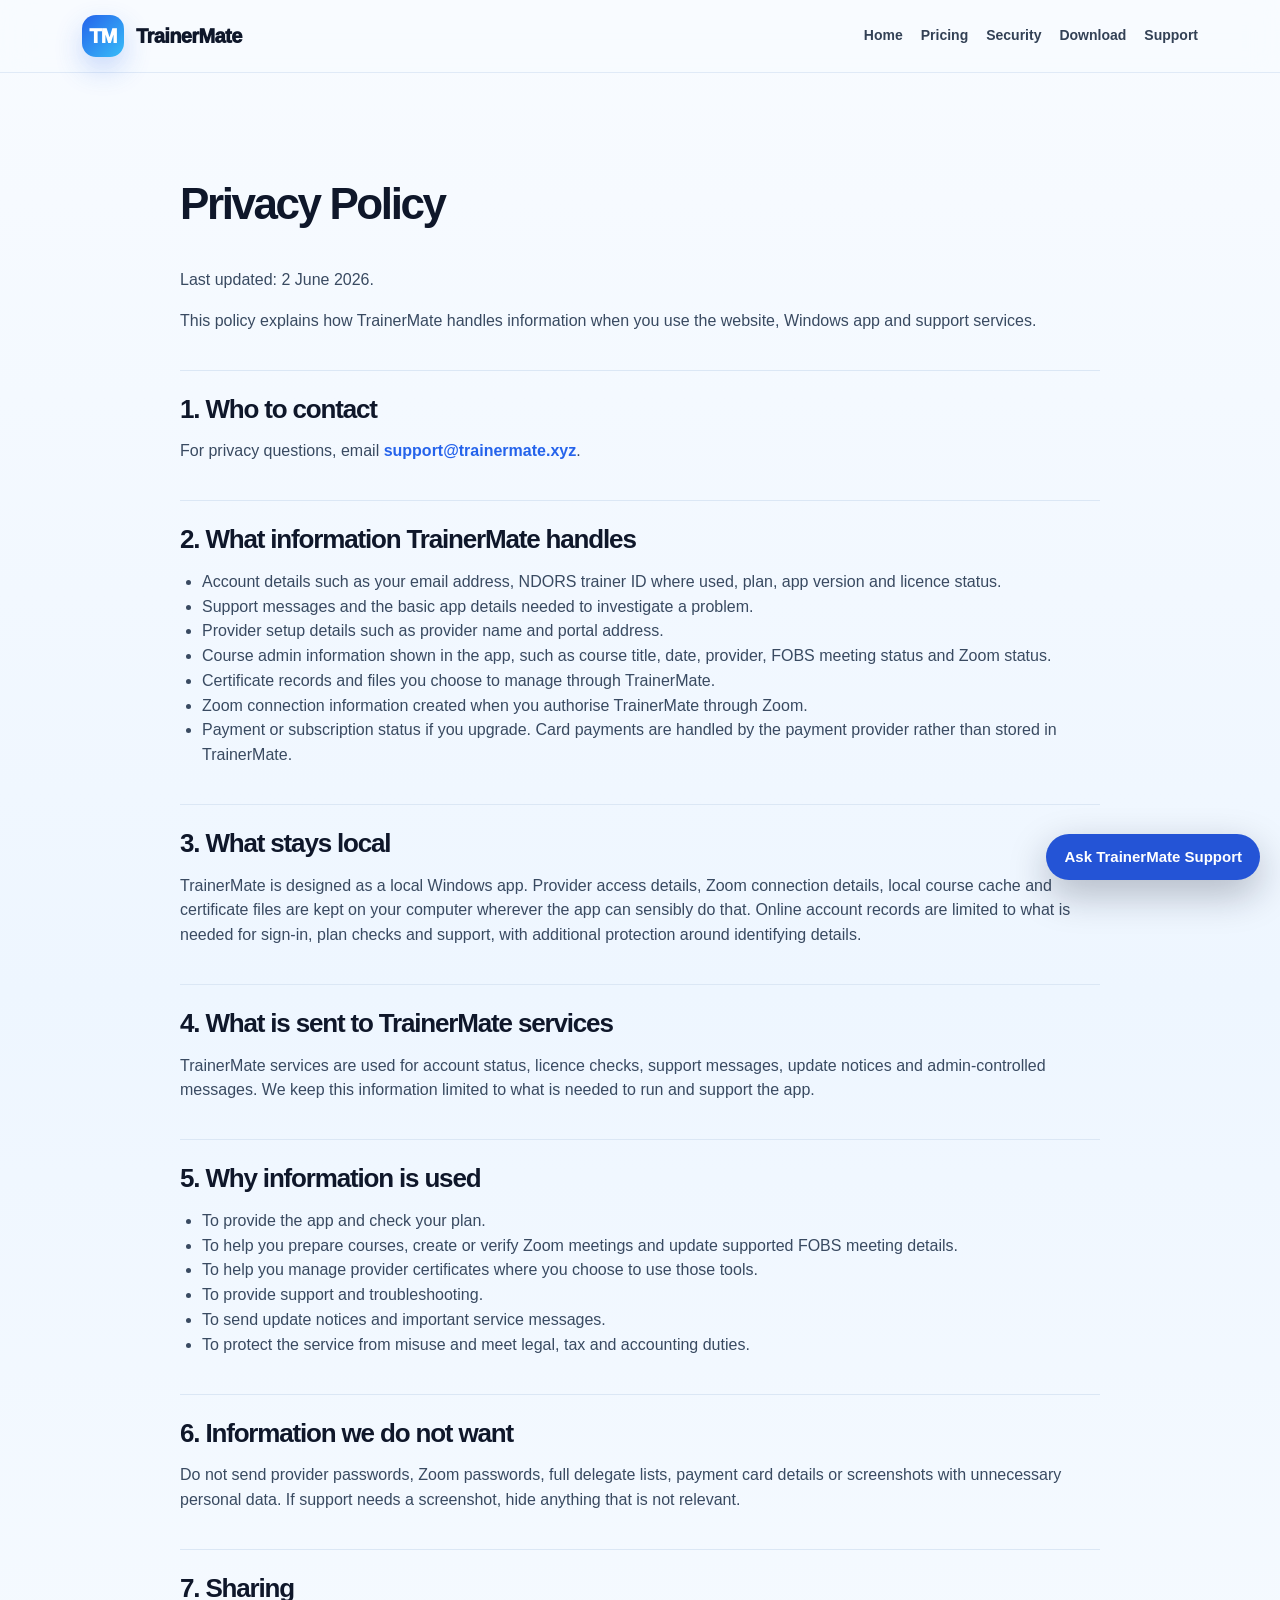
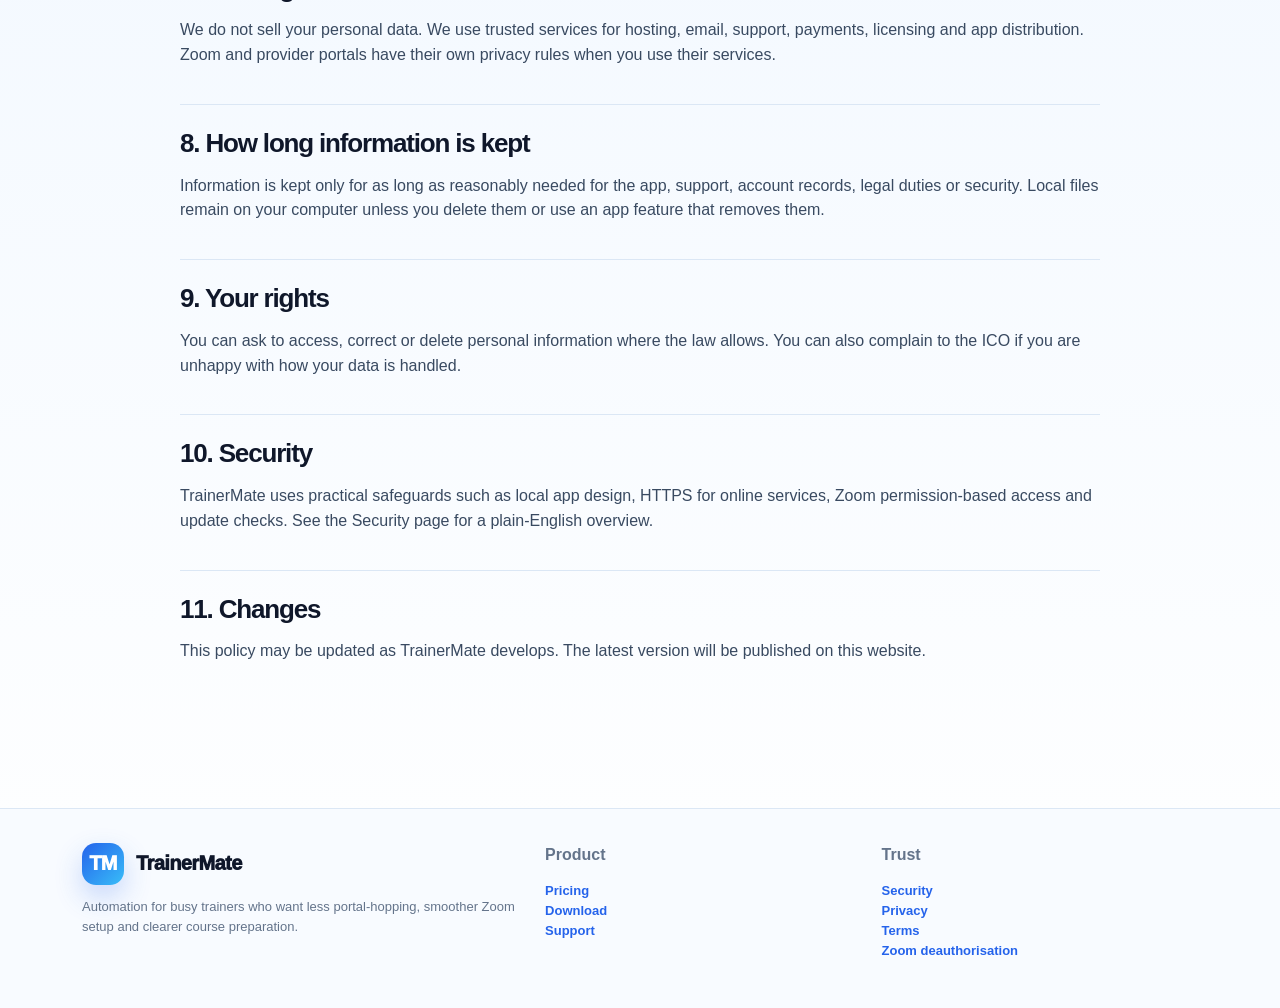
<file: privacy.html>
<!doctype html><html lang="en"><head><meta charset="utf-8"><meta http-equiv="Cache-Control" content="no-cache, no-store, must-revalidate"><meta http-equiv="Pragma" content="no-cache"><meta http-equiv="Expires" content="0"><meta name="viewport" content="width=device-width,initial-scale=1"><title>Privacy Policy — TrainerMate</title><meta name="description" content="TrainerMate privacy policy covering account details, supported FOBS course admin, Zoom connections, certificates, support and local app data."><link rel="stylesheet" href="./assets/styles.css?v=20260602-1"><style id="trainermate-inline-css">:root{--ink:#0f172a;--muted:#55667d;--line:#dbe7f5;--blue:#2563eb;--blue2:#38bdf8;--green:#059669;--amber:#d97706;--bg:#f7fbff;--panel:#ffffff;--shadow:0 24px 70px rgba(15,23,42,.10)}*{box-sizing:border-box}body{margin:0;font-family:Inter,Segoe UI,Arial,sans-serif;color:var(--ink);background:linear-gradient(180deg,#f8fbff,#eef6ff 38%,#ffffff);line-height:1.55}a{color:var(--blue);text-decoration:none;font-weight:750}a:hover{text-decoration:underline}.wrap{max-width:1160px;margin:0 auto;padding:0 22px}.top{position:sticky;top:0;z-index:20;background:rgba(248,251,255,.88);backdrop-filter:blur(14px);border-bottom:1px solid rgba(219,231,245,.8)}.nav{height:72px;display:flex;align-items:center;justify-content:space-between;gap:18px}.brand{display:flex;align-items:center;gap:12px;font-weight:950;font-size:20px;letter-spacing:-.03em;color:var(--ink)}.logo{width:42px;height:42px;border-radius:14px;background:linear-gradient(135deg,var(--blue),var(--blue2));display:grid;place-items:center;color:white;font-weight:950;box-shadow:0 12px 28px rgba(37,99,235,.24)}.links{display:flex;align-items:center;gap:18px;flex-wrap:wrap}.links a{font-size:14px;color:#334155}.btn{display:inline-flex;align-items:center;justify-content:center;gap:8px;border-radius:999px;border:1px solid transparent;background:var(--blue);color:white!important;padding:11px 18px;font-weight:850;box-shadow:0 13px 30px rgba(37,99,235,.22);text-decoration:none!important}.btn.soft{background:white;color:var(--blue)!important;border-color:rgba(37,99,235,.22);box-shadow:none}.btn.dark{background:#0f172a;color:white!important}.hero{padding:86px 0 58px;display:grid;grid-template-columns:minmax(0,1.05fr) minmax(320px,.95fr);gap:38px;align-items:center}.kicker{display:inline-flex;align-items:center;gap:8px;border:1px solid rgba(37,99,235,.18);background:#eff6ff;color:#1d4ed8;border-radius:999px;padding:7px 12px;font-weight:850;font-size:13px}.hero h1{font-size:clamp(40px,6vw,66px);line-height:1.02;letter-spacing:-.065em;margin:18px 0 16px}.lead{font-size:19px;color:#475569;max-width:650px}.hero-actions{display:flex;gap:12px;flex-wrap:wrap;margin-top:26px}.trust{display:grid;grid-template-columns:repeat(3,1fr);gap:10px;margin-top:26px}.trust div,.pill{background:white;border:1px solid var(--line);border-radius:16px;padding:12px;color:#3c4b62;font-size:13px}.mock{background:rgba(255,255,255,.74);border:1px solid rgba(148,163,184,.32);border-radius:30px;padding:18px;box-shadow:var(--shadow)}.screen{background:#0f172a;border-radius:22px;padding:16px;color:#e2e8f0;min-height:390px;overflow:hidden}.screen-top{display:flex;gap:7px;margin-bottom:16px}.screen-top span{width:10px;height:10px;border-radius:50%;background:#475569}.status-grid{display:grid;grid-template-columns:1fr 1fr;gap:10px}.status-card{background:#17243a;border:1px solid rgba(148,163,184,.16);border-radius:17px;padding:14px}.status-card small{color:#93a4ba}.status-card strong{display:block;color:white;font-size:22px;margin-top:4px}.course{background:#111d31;border:1px solid rgba(56,189,248,.18);border-radius:17px;padding:13px;margin-top:10px}.course b{color:white}.course span{display:block;color:#9ab2d0;font-size:13px}.section{padding:68px 0}.section h2{font-size:clamp(30px,4vw,44px);letter-spacing:-.045em;line-height:1.1;margin:0 0 12px}.section .intro{color:#55667d;font-size:17px;max-width:760px}.grid3{display:grid;grid-template-columns:repeat(3,1fr);gap:18px;margin-top:28px}.grid2{display:grid;grid-template-columns:repeat(2,1fr);gap:18px;margin-top:28px}.card{background:var(--panel);border:1px solid var(--line);border-radius:26px;padding:24px;box-shadow:0 14px 38px rgba(15,23,42,.06)}.card h3{margin:0 0 8px;font-size:21px;letter-spacing:-.025em}.card p{color:#55667d;margin:0}.icon{width:42px;height:42px;border-radius:14px;background:#eff6ff;color:#1d4ed8;display:grid;place-items:center;font-weight:950;margin-bottom:14px}.pricing{align-items:stretch}.price{font-size:42px;font-weight:950;letter-spacing:-.06em;margin:14px 0 4px}.features{display:grid;gap:10px;margin:18px 0}.features div{display:flex;gap:10px;color:#3b4b62}.features div:before{content:'✓';font-weight:950;color:var(--green)}.note{border-left:4px solid var(--amber);background:#fff7ed;border-radius:18px;padding:16px;color:#5f3b0b}.legal{max-width:920px}.legal h1{font-size:44px;letter-spacing:-.055em}.legal h2{font-size:26px;margin-top:36px;border-top:1px solid var(--line);padding-top:24px}.legal p,.legal li{color:#394a61}.legal ul{padding-left:22px}.footer{margin-top:60px;border-top:1px solid var(--line);background:#f8fbff;padding:34px 0;color:#64748b}.footer-grid{display:grid;grid-template-columns:1.4fr 1fr 1fr;gap:20px}.small{font-size:13px;color:#64748b}.banner{background:#0f172a;color:white;border-radius:26px;padding:28px;display:flex;align-items:center;justify-content:space-between;gap:20px;box-shadow:var(--shadow)}.banner p{color:#cbd5e1;margin:0}.security-list{display:grid;gap:14px}.security-row{display:grid;grid-template-columns:180px 1fr;gap:16px;border-bottom:1px solid var(--line);padding:14px 0}.security-row strong{color:#0f172a}.warning{border:1px solid rgba(217,119,6,.35);background:#fffbeb;border-radius:22px;padding:20px;color:#653a00}@media(max-width:880px){.hero{grid-template-columns:1fr;padding-top:50px}.grid3,.grid2,.trust,.footer-grid{grid-template-columns:1fr}.links{display:none}.banner{flex-direction:column;align-items:flex-start}.security-row{grid-template-columns:1fr}.mock{order:-1}}@media print{.top,.hero-actions,.footer{display:none}body{background:white}.card,.mock{box-shadow:none}}


.badge-line{display:flex;gap:10px;flex-wrap:wrap;margin-top:18px}.badge-line span{background:#eff6ff;border:1px solid rgba(37,99,235,.16);color:#1d4ed8;border-radius:999px;padding:8px 12px;font-weight:850;font-size:13px}.mini-list{display:grid;gap:10px;margin-top:14px}.mini-list div{background:#f8fbff;border:1px solid var(--line);border-radius:16px;padding:12px;color:#3b4b62}.timeline{display:grid;gap:12px;margin-top:24px}.timeline div{background:white;border:1px solid var(--line);border-radius:20px;padding:16px}.timeline b{display:block;margin-bottom:4px}.muted{color:#64748b}.center-actions{display:flex;gap:12px;flex-wrap:wrap;margin-top:22px}.quote{font-size:20px;line-height:1.45;color:#334155;background:#f8fbff;border:1px solid var(--line);border-radius:24px;padding:22px}.table-card{overflow:auto}.compare{width:100%;border-collapse:collapse}.compare th,.compare td{border-bottom:1px solid var(--line);padding:13px;text-align:left;vertical-align:top}.compare th{color:#0f172a}.compare td{color:#475569}.compare tr:last-child td{border-bottom:0}
</style></head><body><header class="top"><div class="wrap nav"><a class="brand" href="index.html"><span class="logo">TM</span><span>TrainerMate</span></a><nav class="links"><a href="index.html">Home</a><a href="pricing.html">Pricing</a><a href="security.html">Security</a><a href="https://apps.microsoft.com/detail/9MWHCG72WP2N?mode=direct">Download</a><a href="support.html">Support</a></nav></div></header><main class="wrap section legal"><h1>Privacy Policy</h1><p>Last updated: 2 June 2026.</p><p>This policy explains how TrainerMate handles information when you use the website, Windows app and support services.</p><h2>1. Who to contact</h2><p>For privacy questions, email <a href="mailto:support@trainermate.xyz">support@trainermate.xyz</a>.</p><h2>2. What information TrainerMate handles</h2><ul><li>Account details such as your email address, NDORS trainer ID where used, plan, app version and licence status.</li><li>Support messages and the basic app details needed to investigate a problem.</li><li>Provider setup details such as provider name and portal address.</li><li>Course admin information shown in the app, such as course title, date, provider, FOBS meeting status and Zoom status.</li><li>Certificate records and files you choose to manage through TrainerMate.</li><li>Zoom connection information created when you authorise TrainerMate through Zoom.</li><li>Payment or subscription status if you upgrade. Card payments are handled by the payment provider rather than stored in TrainerMate.</li></ul><h2>3. What stays local</h2><p>TrainerMate is designed as a local Windows app. Provider access details, Zoom connection details, local course cache and certificate files are kept on your computer wherever the app can sensibly do that. Online account records are limited to what is needed for sign-in, plan checks and support, with additional protection around identifying details.</p><h2>4. What is sent to TrainerMate services</h2><p>TrainerMate services are used for account status, licence checks, support messages, update notices and admin-controlled messages. We keep this information limited to what is needed to run and support the app.</p><h2>5. Why information is used</h2><ul><li>To provide the app and check your plan.</li><li>To help you prepare courses, create or verify Zoom meetings and update supported FOBS meeting details.</li><li>To help you manage provider certificates where you choose to use those tools.</li><li>To provide support and troubleshooting.</li><li>To send update notices and important service messages.</li><li>To protect the service from misuse and meet legal, tax and accounting duties.</li></ul><h2>6. Information we do not want</h2><p>Do not send provider passwords, Zoom passwords, full delegate lists, payment card details or screenshots with unnecessary personal data. If support needs a screenshot, hide anything that is not relevant.</p><h2>7. Sharing</h2><p>We do not sell your personal data. We use trusted services for hosting, email, support, payments, licensing and app distribution. Zoom and provider portals have their own privacy rules when you use their services.</p><h2>8. How long information is kept</h2><p>Information is kept only for as long as reasonably needed for the app, support, account records, legal duties or security. Local files remain on your computer unless you delete them or use an app feature that removes them.</p><h2>9. Your rights</h2><p>You can ask to access, correct or delete personal information where the law allows. You can also complain to the ICO if you are unhappy with how your data is handled.</p><h2>10. Security</h2><p>TrainerMate uses practical safeguards such as local app design, HTTPS for online services, Zoom permission-based access and update checks. See the Security page for a plain-English overview.</p><h2>11. Changes</h2><p>This policy may be updated as TrainerMate develops. The latest version will be published on this website.</p></main><footer class="footer"><div class="wrap footer-grid"><div><a class="brand" href="index.html"><span class="logo">TM</span><span>TrainerMate</span></a><p class="small" style="margin-top:12px">Automation for busy trainers who want less portal-hopping, smoother Zoom setup and clearer course preparation.</p></div><div><b>Product</b><p class="small"><a href="pricing.html">Pricing</a><br><a href="https://apps.microsoft.com/detail/9MWHCG72WP2N?mode=direct">Download</a><br><a href="support.html">Support</a></p></div><div><b>Trust</b><p class="small"><a href="security.html">Security</a><br><a href="privacy.html">Privacy</a><br><a href="terms.html">Terms</a><br><a href="zoom-deauthorization.html">Zoom deauthorisation</a></p></div></div></footer><script src="./assets/site-refresh.js?v=20260813-4"></script></body></html>
</file>
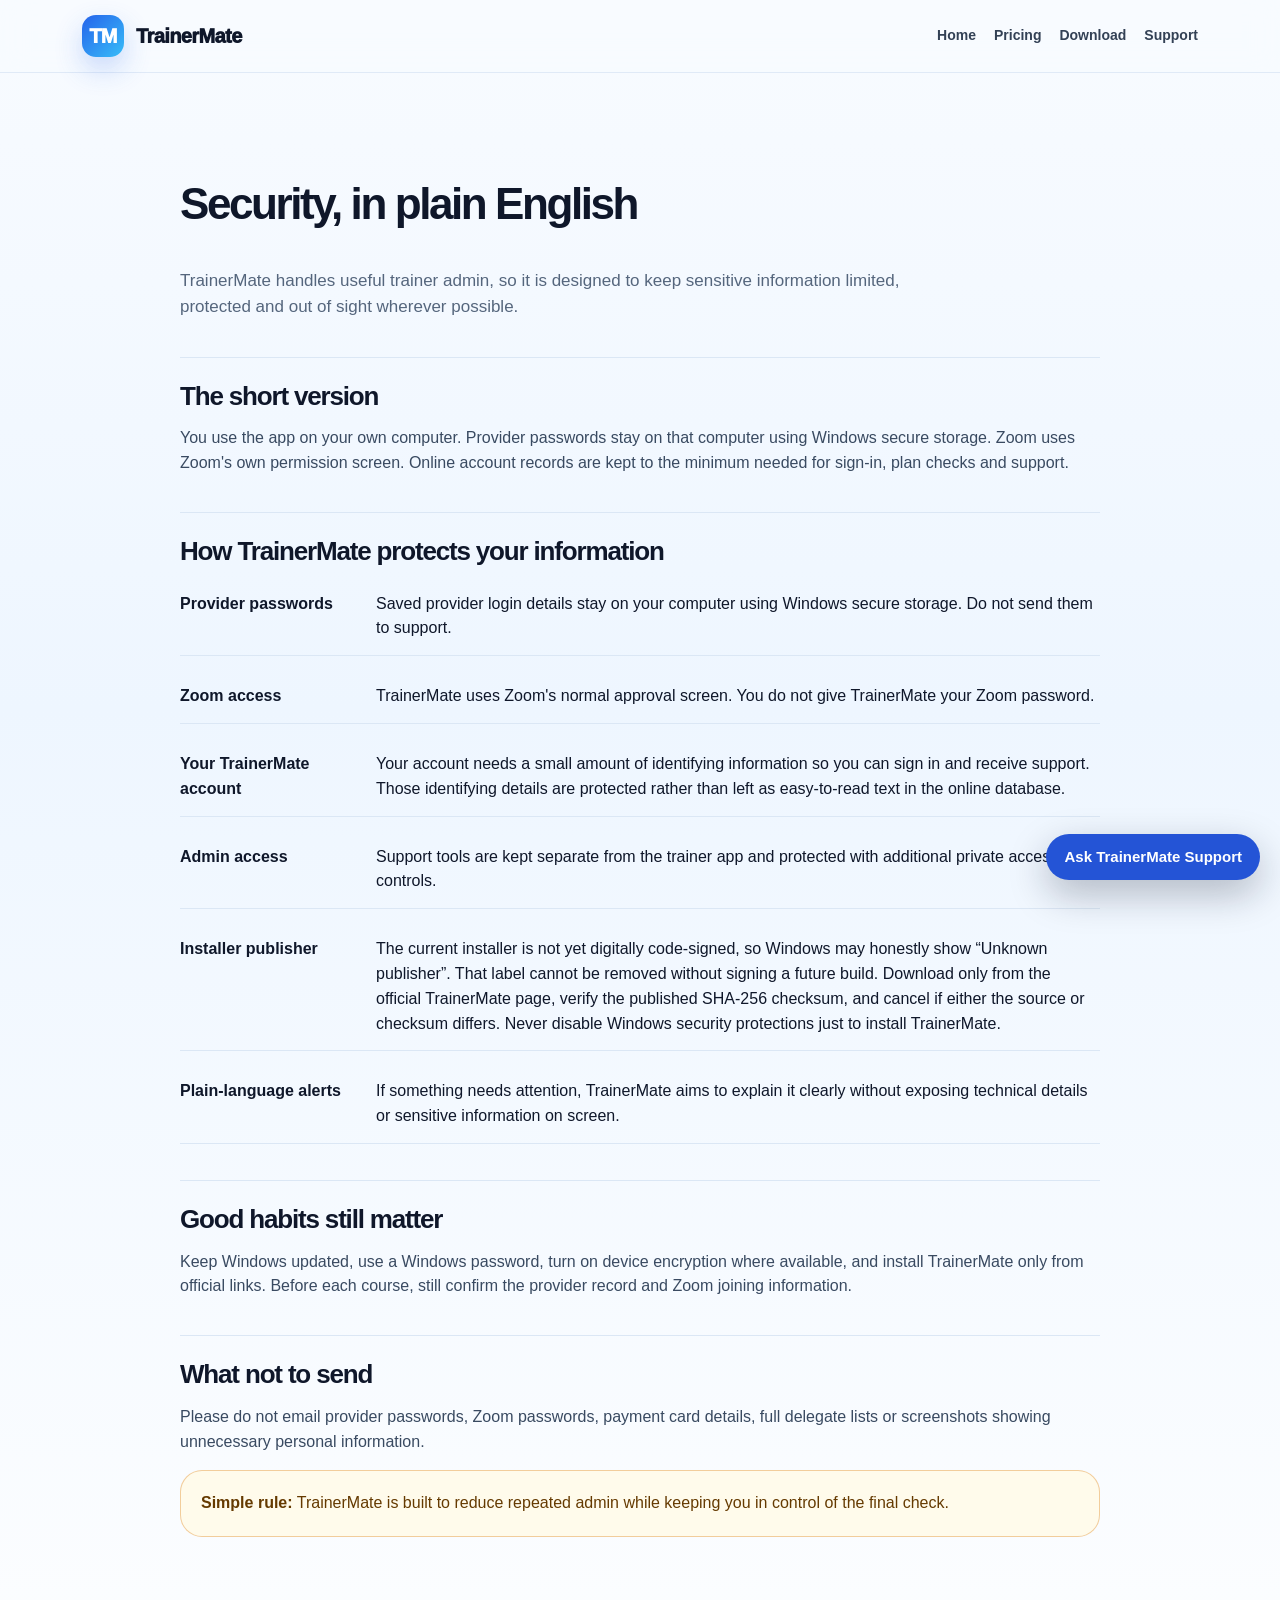
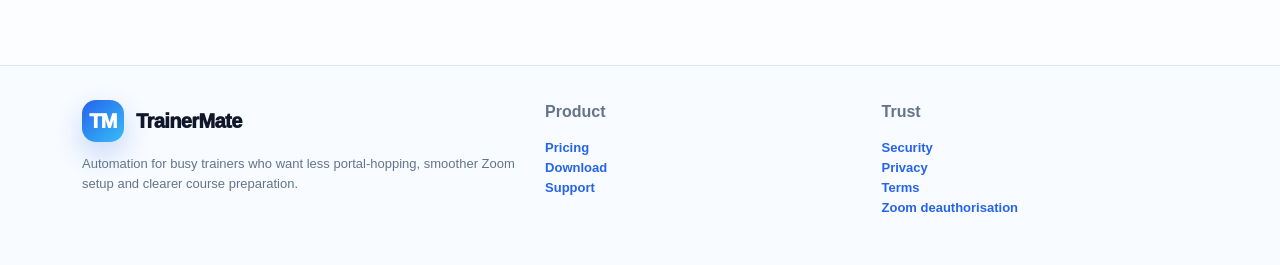
<file: security.html>
<!doctype html><html lang="en"><head><meta charset="utf-8"><meta http-equiv="Cache-Control" content="no-cache, no-store, must-revalidate"><meta http-equiv="Pragma" content="no-cache"><meta http-equiv="Expires" content="0"><meta name="viewport" content="width=device-width,initial-scale=1"><title>Security — TrainerMate</title><meta name="description" content="A plain-English overview of how TrainerMate handles Zoom permissions, supported FOBS updates, certificate tools and trainer responsibilities."><link rel="stylesheet" href="./assets/styles.css?v=20260602-1"><style id="trainermate-inline-css">:root{--ink:#0f172a;--muted:#55667d;--line:#dbe7f5;--blue:#2563eb;--blue2:#38bdf8;--green:#059669;--amber:#d97706;--bg:#f7fbff;--panel:#ffffff;--shadow:0 24px 70px rgba(15,23,42,.10)}*{box-sizing:border-box}body{margin:0;font-family:Inter,Segoe UI,Arial,sans-serif;color:var(--ink);background:linear-gradient(180deg,#f8fbff,#eef6ff 38%,#ffffff);line-height:1.55}a{color:var(--blue);text-decoration:none;font-weight:750}a:hover{text-decoration:underline}.wrap{max-width:1160px;margin:0 auto;padding:0 22px}.top{position:sticky;top:0;z-index:20;background:rgba(248,251,255,.88);backdrop-filter:blur(14px);border-bottom:1px solid rgba(219,231,245,.8)}.nav{height:72px;display:flex;align-items:center;justify-content:space-between;gap:18px}.brand{display:flex;align-items:center;gap:12px;font-weight:950;font-size:20px;letter-spacing:-.03em;color:var(--ink)}.logo{width:42px;height:42px;border-radius:14px;background:linear-gradient(135deg,var(--blue),var(--blue2));display:grid;place-items:center;color:white;font-weight:950;box-shadow:0 12px 28px rgba(37,99,235,.24)}.links{display:flex;align-items:center;gap:18px;flex-wrap:wrap}.links a{font-size:14px;color:#334155}.btn{display:inline-flex;align-items:center;justify-content:center;gap:8px;border-radius:999px;border:1px solid transparent;background:var(--blue);color:white!important;padding:11px 18px;font-weight:850;box-shadow:0 13px 30px rgba(37,99,235,.22);text-decoration:none!important}.btn.soft{background:white;color:var(--blue)!important;border-color:rgba(37,99,235,.22);box-shadow:none}.btn.dark{background:#0f172a;color:white!important}.hero{padding:86px 0 58px;display:grid;grid-template-columns:minmax(0,1.05fr) minmax(320px,.95fr);gap:38px;align-items:center}.kicker{display:inline-flex;align-items:center;gap:8px;border:1px solid rgba(37,99,235,.18);background:#eff6ff;color:#1d4ed8;border-radius:999px;padding:7px 12px;font-weight:850;font-size:13px}.hero h1{font-size:clamp(40px,6vw,66px);line-height:1.02;letter-spacing:-.065em;margin:18px 0 16px}.lead{font-size:19px;color:#475569;max-width:650px}.hero-actions{display:flex;gap:12px;flex-wrap:wrap;margin-top:26px}.trust{display:grid;grid-template-columns:repeat(3,1fr);gap:10px;margin-top:26px}.trust div,.pill{background:white;border:1px solid var(--line);border-radius:16px;padding:12px;color:#3c4b62;font-size:13px}.mock{background:rgba(255,255,255,.74);border:1px solid rgba(148,163,184,.32);border-radius:30px;padding:18px;box-shadow:var(--shadow)}.screen{background:#0f172a;border-radius:22px;padding:16px;color:#e2e8f0;min-height:390px;overflow:hidden}.screen-top{display:flex;gap:7px;margin-bottom:16px}.screen-top span{width:10px;height:10px;border-radius:50%;background:#475569}.status-grid{display:grid;grid-template-columns:1fr 1fr;gap:10px}.status-card{background:#17243a;border:1px solid rgba(148,163,184,.16);border-radius:17px;padding:14px}.status-card small{color:#93a4ba}.status-card strong{display:block;color:white;font-size:22px;margin-top:4px}.course{background:#111d31;border:1px solid rgba(56,189,248,.18);border-radius:17px;padding:13px;margin-top:10px}.course b{color:white}.course span{display:block;color:#9ab2d0;font-size:13px}.section{padding:68px 0}.section h2{font-size:clamp(30px,4vw,44px);letter-spacing:-.045em;line-height:1.1;margin:0 0 12px}.section .intro{color:#55667d;font-size:17px;max-width:760px}.grid3{display:grid;grid-template-columns:repeat(3,1fr);gap:18px;margin-top:28px}.grid2{display:grid;grid-template-columns:repeat(2,1fr);gap:18px;margin-top:28px}.card{background:var(--panel);border:1px solid var(--line);border-radius:26px;padding:24px;box-shadow:0 14px 38px rgba(15,23,42,.06)}.card h3{margin:0 0 8px;font-size:21px;letter-spacing:-.025em}.card p{color:#55667d;margin:0}.icon{width:42px;height:42px;border-radius:14px;background:#eff6ff;color:#1d4ed8;display:grid;place-items:center;font-weight:950;margin-bottom:14px}.pricing{align-items:stretch}.price{font-size:42px;font-weight:950;letter-spacing:-.06em;margin:14px 0 4px}.features{display:grid;gap:10px;margin:18px 0}.features div{display:flex;gap:10px;color:#3b4b62}.features div:before{content:'✓';font-weight:950;color:var(--green)}.note{border-left:4px solid var(--amber);background:#fff7ed;border-radius:18px;padding:16px;color:#5f3b0b}.legal{max-width:920px}.legal h1{font-size:44px;letter-spacing:-.055em}.legal h2{font-size:26px;margin-top:36px;border-top:1px solid var(--line);padding-top:24px}.legal p,.legal li{color:#394a61}.legal ul{padding-left:22px}.footer{margin-top:60px;border-top:1px solid var(--line);background:#f8fbff;padding:34px 0;color:#64748b}.footer-grid{display:grid;grid-template-columns:1.4fr 1fr 1fr;gap:20px}.small{font-size:13px;color:#64748b}.banner{background:#0f172a;color:white;border-radius:26px;padding:28px;display:flex;align-items:center;justify-content:space-between;gap:20px;box-shadow:var(--shadow)}.banner p{color:#cbd5e1;margin:0}.security-list{display:grid;gap:14px}.security-row{display:grid;grid-template-columns:180px 1fr;gap:16px;border-bottom:1px solid var(--line);padding:14px 0}.security-row strong{color:#0f172a}.warning{border:1px solid rgba(217,119,6,.35);background:#fffbeb;border-radius:22px;padding:20px;color:#653a00}@media(max-width:880px){.hero{grid-template-columns:1fr;padding-top:50px}.grid3,.grid2,.trust,.footer-grid{grid-template-columns:1fr}.links{display:none}.banner{flex-direction:column;align-items:flex-start}.security-row{grid-template-columns:1fr}.mock{order:-1}}@media print{.top,.hero-actions,.footer{display:none}body{background:white}.card,.mock{box-shadow:none}}


.badge-line{display:flex;gap:10px;flex-wrap:wrap;margin-top:18px}.badge-line span{background:#eff6ff;border:1px solid rgba(37,99,235,.16);color:#1d4ed8;border-radius:999px;padding:8px 12px;font-weight:850;font-size:13px}.mini-list{display:grid;gap:10px;margin-top:14px}.mini-list div{background:#f8fbff;border:1px solid var(--line);border-radius:16px;padding:12px;color:#3b4b62}.timeline{display:grid;gap:12px;margin-top:24px}.timeline div{background:white;border:1px solid var(--line);border-radius:20px;padding:16px}.timeline b{display:block;margin-bottom:4px}.muted{color:#64748b}.center-actions{display:flex;gap:12px;flex-wrap:wrap;margin-top:22px}.quote{font-size:20px;line-height:1.45;color:#334155;background:#f8fbff;border:1px solid var(--line);border-radius:24px;padding:22px}.table-card{overflow:auto}.compare{width:100%;border-collapse:collapse}.compare th,.compare td{border-bottom:1px solid var(--line);padding:13px;text-align:left;vertical-align:top}.compare th{color:#0f172a}.compare td{color:#475569}.compare tr:last-child td{border-bottom:0}
</style></head><body><header class="top"><div class="wrap nav"><a class="brand" href="index.html"><span class="logo">TM</span><span>TrainerMate</span></a><nav class="links"><a href="index.html">Home</a><a href="pricing.html">Pricing</a><a href="https://apps.microsoft.com/detail/9MWHCG72WP2N?mode=direct">Download</a><a href="support.html">Support</a></nav></div></header><main class="wrap section legal"><h1>Security, in plain English</h1><p class="intro">TrainerMate handles useful trainer admin, so it is designed to keep sensitive information limited, protected and out of sight wherever possible.</p><h2>The short version</h2><p>You use the app on your own computer. Provider passwords stay on that computer using Windows secure storage. Zoom uses Zoom's own permission screen. Online account records are kept to the minimum needed for sign-in, plan checks and support.</p><h2>How TrainerMate protects your information</h2><div class="security-list"><div class="security-row"><strong>Provider passwords</strong><span>Saved provider login details stay on your computer using Windows secure storage. Do not send them to support.</span></div><div class="security-row"><strong>Zoom access</strong><span>TrainerMate uses Zoom's normal approval screen. You do not give TrainerMate your Zoom password.</span></div><div class="security-row"><strong>Your TrainerMate account</strong><span>Your account needs a small amount of identifying information so you can sign in and receive support. Those identifying details are protected rather than left as easy-to-read text in the online database.</span></div><div class="security-row"><strong>Admin access</strong><span>Support tools are kept separate from the trainer app and protected with additional private access controls.</span></div><div class="security-row"><strong>Installer publisher</strong><span>The current installer is not yet digitally code-signed, so Windows may honestly show “Unknown publisher”. That label cannot be removed without signing a future build. Download only from the official TrainerMate page, verify the published SHA-256 checksum, and cancel if either the source or checksum differs. Never disable Windows security protections just to install TrainerMate.</span></div><div class="security-row"><strong>Plain-language alerts</strong><span>If something needs attention, TrainerMate aims to explain it clearly without exposing technical details or sensitive information on screen.</span></div></div><h2>Good habits still matter</h2><p>Keep Windows updated, use a Windows password, turn on device encryption where available, and install TrainerMate only from official links. Before each course, still confirm the provider record and Zoom joining information.</p><h2>What not to send</h2><p>Please do not email provider passwords, Zoom passwords, payment card details, full delegate lists or screenshots showing unnecessary personal information.</p><div class="warning"><b>Simple rule:</b> TrainerMate is built to reduce repeated admin while keeping you in control of the final check.</div></main><footer class="footer"><div class="wrap footer-grid"><div><a class="brand" href="index.html"><span class="logo">TM</span><span>TrainerMate</span></a><p class="small" style="margin-top:12px">Automation for busy trainers who want less portal-hopping, smoother Zoom setup and clearer course preparation.</p></div><div><b>Product</b><p class="small"><a href="pricing.html">Pricing</a><br><a href="https://apps.microsoft.com/detail/9MWHCG72WP2N?mode=direct">Download</a><br><a href="support.html">Support</a></p></div><div><b>Trust</b><p class="small"><a href="security.html">Security</a><br><a href="privacy.html">Privacy</a><br><a href="terms.html">Terms</a><br><a href="zoom-deauthorization.html">Zoom deauthorisation</a></p></div></div></footer><script src="./assets/site-refresh.js?v=20260813-4"></script></body></html>
</file>
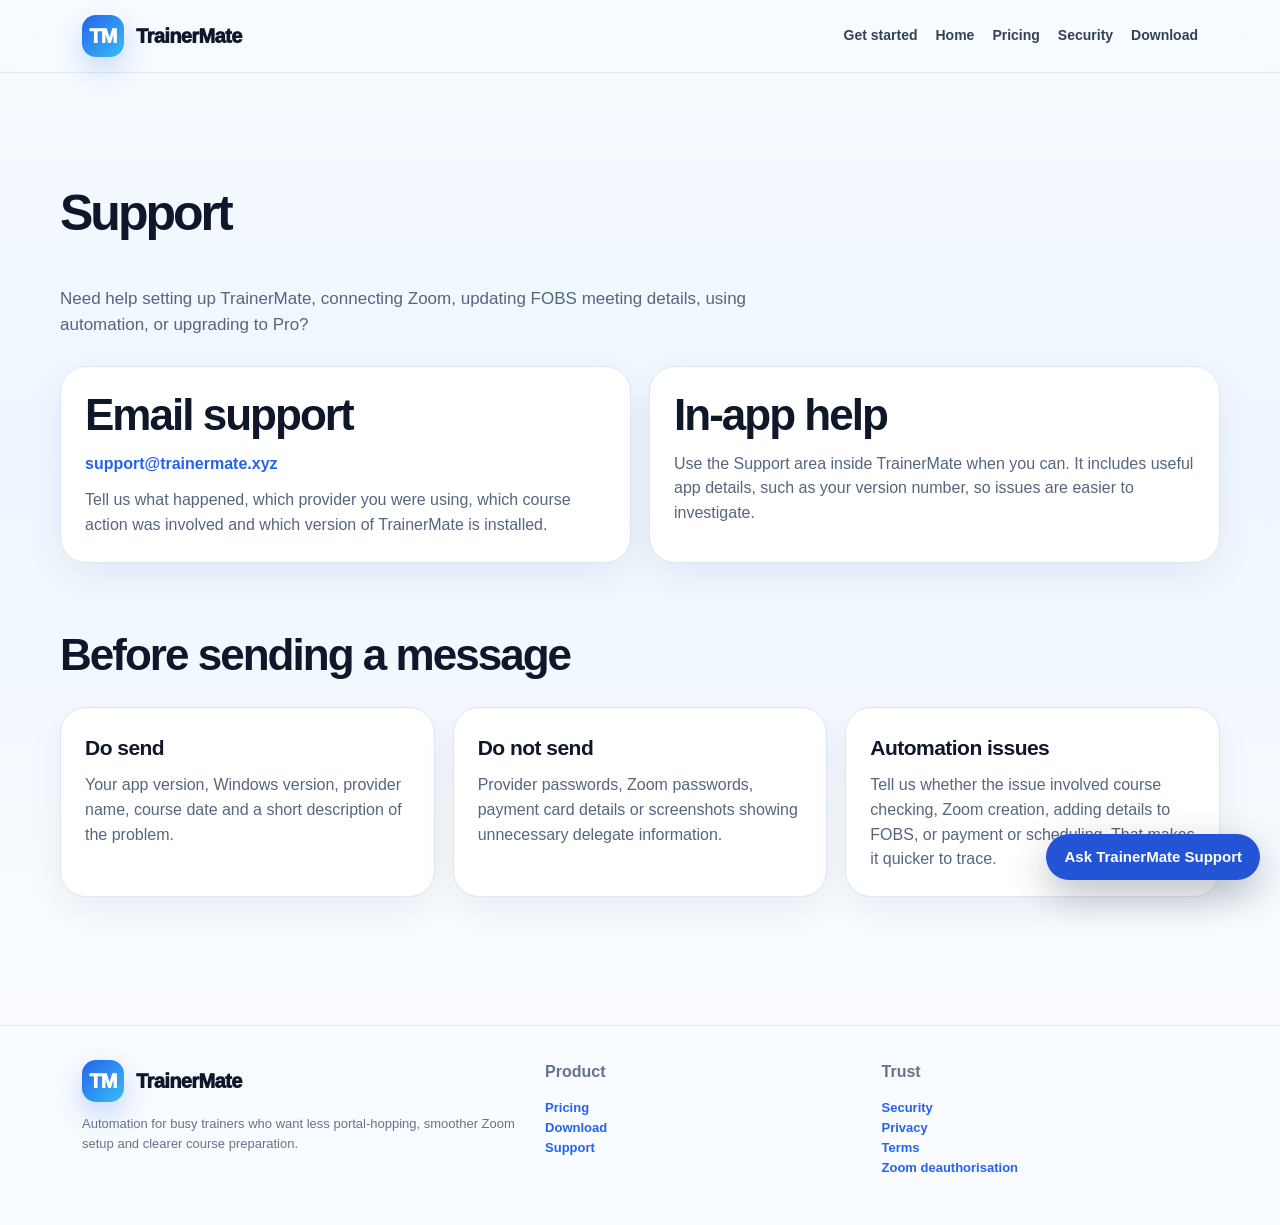
<file: support.html>
<!doctype html><html lang="en"><head><meta charset="utf-8"><meta http-equiv="Cache-Control" content="no-cache, no-store, must-revalidate"><meta http-equiv="Pragma" content="no-cache"><meta http-equiv="Expires" content="0"><meta name="viewport" content="width=device-width,initial-scale=1"><title>Support — TrainerMate</title><meta name="description" content="Get help with TrainerMate setup, Zoom connection, supported FOBS updates, automation, certificates and Full upgrades."><link rel="stylesheet" href="./assets/styles.css?v=20260602-1"><style id="trainermate-inline-css">:root{--ink:#0f172a;--muted:#55667d;--line:#dbe7f5;--blue:#2563eb;--blue2:#38bdf8;--green:#059669;--amber:#d97706;--bg:#f7fbff;--panel:#ffffff;--shadow:0 24px 70px rgba(15,23,42,.10)}*{box-sizing:border-box}body{margin:0;font-family:Inter,Segoe UI,Arial,sans-serif;color:var(--ink);background:linear-gradient(180deg,#f8fbff,#eef6ff 38%,#ffffff);line-height:1.55}a{color:var(--blue);text-decoration:none;font-weight:750}a:hover{text-decoration:underline}.wrap{max-width:1160px;margin:0 auto;padding:0 22px}.top{position:sticky;top:0;z-index:20;background:rgba(248,251,255,.88);backdrop-filter:blur(14px);border-bottom:1px solid rgba(219,231,245,.8)}.nav{height:72px;display:flex;align-items:center;justify-content:space-between;gap:18px}.brand{display:flex;align-items:center;gap:12px;font-weight:950;font-size:20px;letter-spacing:-.03em;color:var(--ink)}.logo{width:42px;height:42px;border-radius:14px;background:linear-gradient(135deg,var(--blue),var(--blue2));display:grid;place-items:center;color:white;font-weight:950;box-shadow:0 12px 28px rgba(37,99,235,.24)}.links{display:flex;align-items:center;gap:18px;flex-wrap:wrap}.links a{font-size:14px;color:#334155}.btn{display:inline-flex;align-items:center;justify-content:center;gap:8px;border-radius:999px;border:1px solid transparent;background:var(--blue);color:white!important;padding:11px 18px;font-weight:850;box-shadow:0 13px 30px rgba(37,99,235,.22);text-decoration:none!important}.btn.soft{background:white;color:var(--blue)!important;border-color:rgba(37,99,235,.22);box-shadow:none}.btn.dark{background:#0f172a;color:white!important}.hero{padding:86px 0 58px;display:grid;grid-template-columns:minmax(0,1.05fr) minmax(320px,.95fr);gap:38px;align-items:center}.kicker{display:inline-flex;align-items:center;gap:8px;border:1px solid rgba(37,99,235,.18);background:#eff6ff;color:#1d4ed8;border-radius:999px;padding:7px 12px;font-weight:850;font-size:13px}.hero h1{font-size:clamp(40px,6vw,66px);line-height:1.02;letter-spacing:-.065em;margin:18px 0 16px}.lead{font-size:19px;color:#475569;max-width:650px}.hero-actions{display:flex;gap:12px;flex-wrap:wrap;margin-top:26px}.trust{display:grid;grid-template-columns:repeat(3,1fr);gap:10px;margin-top:26px}.trust div,.pill{background:white;border:1px solid var(--line);border-radius:16px;padding:12px;color:#3c4b62;font-size:13px}.mock{background:rgba(255,255,255,.74);border:1px solid rgba(148,163,184,.32);border-radius:30px;padding:18px;box-shadow:var(--shadow)}.screen{background:#0f172a;border-radius:22px;padding:16px;color:#e2e8f0;min-height:390px;overflow:hidden}.screen-top{display:flex;gap:7px;margin-bottom:16px}.screen-top span{width:10px;height:10px;border-radius:50%;background:#475569}.status-grid{display:grid;grid-template-columns:1fr 1fr;gap:10px}.status-card{background:#17243a;border:1px solid rgba(148,163,184,.16);border-radius:17px;padding:14px}.status-card small{color:#93a4ba}.status-card strong{display:block;color:white;font-size:22px;margin-top:4px}.course{background:#111d31;border:1px solid rgba(56,189,248,.18);border-radius:17px;padding:13px;margin-top:10px}.course b{color:white}.course span{display:block;color:#9ab2d0;font-size:13px}.section{padding:68px 0}.section h2{font-size:clamp(30px,4vw,44px);letter-spacing:-.045em;line-height:1.1;margin:0 0 12px}.section .intro{color:#55667d;font-size:17px;max-width:760px}.grid3{display:grid;grid-template-columns:repeat(3,1fr);gap:18px;margin-top:28px}.grid2{display:grid;grid-template-columns:repeat(2,1fr);gap:18px;margin-top:28px}.card{background:var(--panel);border:1px solid var(--line);border-radius:26px;padding:24px;box-shadow:0 14px 38px rgba(15,23,42,.06)}.card h3{margin:0 0 8px;font-size:21px;letter-spacing:-.025em}.card p{color:#55667d;margin:0}.icon{width:42px;height:42px;border-radius:14px;background:#eff6ff;color:#1d4ed8;display:grid;place-items:center;font-weight:950;margin-bottom:14px}.pricing{align-items:stretch}.price{font-size:42px;font-weight:950;letter-spacing:-.06em;margin:14px 0 4px}.features{display:grid;gap:10px;margin:18px 0}.features div{display:flex;gap:10px;color:#3b4b62}.features div:before{content:'✓';font-weight:950;color:var(--green)}.note{border-left:4px solid var(--amber);background:#fff7ed;border-radius:18px;padding:16px;color:#5f3b0b}.legal{max-width:920px}.legal h1{font-size:44px;letter-spacing:-.055em}.legal h2{font-size:26px;margin-top:36px;border-top:1px solid var(--line);padding-top:24px}.legal p,.legal li{color:#394a61}.legal ul{padding-left:22px}.footer{margin-top:60px;border-top:1px solid var(--line);background:#f8fbff;padding:34px 0;color:#64748b}.footer-grid{display:grid;grid-template-columns:1.4fr 1fr 1fr;gap:20px}.small{font-size:13px;color:#64748b}.banner{background:#0f172a;color:white;border-radius:26px;padding:28px;display:flex;align-items:center;justify-content:space-between;gap:20px;box-shadow:var(--shadow)}.banner p{color:#cbd5e1;margin:0}.security-list{display:grid;gap:14px}.security-row{display:grid;grid-template-columns:180px 1fr;gap:16px;border-bottom:1px solid var(--line);padding:14px 0}.security-row strong{color:#0f172a}.warning{border:1px solid rgba(217,119,6,.35);background:#fffbeb;border-radius:22px;padding:20px;color:#653a00}@media(max-width:880px){.hero{grid-template-columns:1fr;padding-top:50px}.grid3,.grid2,.trust,.footer-grid{grid-template-columns:1fr}.links{display:none}.banner{flex-direction:column;align-items:flex-start}.security-row{grid-template-columns:1fr}.mock{order:-1}}@media print{.top,.hero-actions,.footer{display:none}body{background:white}.card,.mock{box-shadow:none}}


.badge-line{display:flex;gap:10px;flex-wrap:wrap;margin-top:18px}.badge-line span{background:#eff6ff;border:1px solid rgba(37,99,235,.16);color:#1d4ed8;border-radius:999px;padding:8px 12px;font-weight:850;font-size:13px}.mini-list{display:grid;gap:10px;margin-top:14px}.mini-list div{background:#f8fbff;border:1px solid var(--line);border-radius:16px;padding:12px;color:#3b4b62}.timeline{display:grid;gap:12px;margin-top:24px}.timeline div{background:white;border:1px solid var(--line);border-radius:20px;padding:16px}.timeline b{display:block;margin-bottom:4px}.muted{color:#64748b}.center-actions{display:flex;gap:12px;flex-wrap:wrap;margin-top:22px}.quote{font-size:20px;line-height:1.45;color:#334155;background:#f8fbff;border:1px solid var(--line);border-radius:24px;padding:22px}.table-card{overflow:auto}.compare{width:100%;border-collapse:collapse}.compare th,.compare td{border-bottom:1px solid var(--line);padding:13px;text-align:left;vertical-align:top}.compare th{color:#0f172a}.compare td{color:#475569}.compare tr:last-child td{border-bottom:0}
</style></head><body><header class="top"><div class="wrap nav"><a class="brand" href="index.html"><span class="logo">TM</span><span>TrainerMate</span></a><nav class="links"><a href="get-started.html">Get started</a><a href="index.html">Home</a><a href="pricing.html">Pricing</a><a href="security.html">Security</a><a href="https://apps.microsoft.com/detail/9MWHCG72WP2N?mode=direct">Download</a></nav></div></header><main class="wrap section"><h1 style="font-size:50px;letter-spacing:-.06em">Support</h1><p class="intro">Need help setting up TrainerMate, connecting Zoom, updating FOBS meeting details, using automation, or upgrading to Pro?</p><div class="grid2"><div class="card"><h2>Email support</h2><p><a href="mailto:support@trainermate.xyz">support@trainermate.xyz</a></p><p style="margin-top:12px">Tell us what happened, which provider you were using, which course action was involved and which version of TrainerMate is installed.</p></div><div class="card"><h2>In-app help</h2><p>Use the Support area inside TrainerMate when you can. It includes useful app details, such as your version number, so issues are easier to investigate.</p></div></div><section class="section" style="padding-bottom:0"><h2>Before sending a message</h2><div class="grid3"><div class="card"><h3>Do send</h3><p>Your app version, Windows version, provider name, course date and a short description of the problem.</p></div><div class="card"><h3>Do not send</h3><p>Provider passwords, Zoom passwords, payment card details or screenshots showing unnecessary delegate information.</p></div><div class="card"><h3>Automation issues</h3><p>Tell us whether the issue involved course checking, Zoom creation, adding details to FOBS, or payment or scheduling. That makes it quicker to trace.</p></div></div></section></main><footer class="footer"><div class="wrap footer-grid"><div><a class="brand" href="index.html"><span class="logo">TM</span><span>TrainerMate</span></a><p class="small" style="margin-top:12px">Automation for busy trainers who want less portal-hopping, smoother Zoom setup and clearer course preparation.</p></div><div><b>Product</b><p class="small"><a href="pricing.html">Pricing</a><br><a href="https://apps.microsoft.com/detail/9MWHCG72WP2N?mode=direct">Download</a><br><a href="support.html">Support</a></p></div><div><b>Trust</b><p class="small"><a href="security.html">Security</a><br><a href="privacy.html">Privacy</a><br><a href="terms.html">Terms</a><br><a href="zoom-deauthorization.html">Zoom deauthorisation</a></p></div></div></footer><script src="./assets/site-refresh.js?v=20260813-4"></script></body></html>
</file>
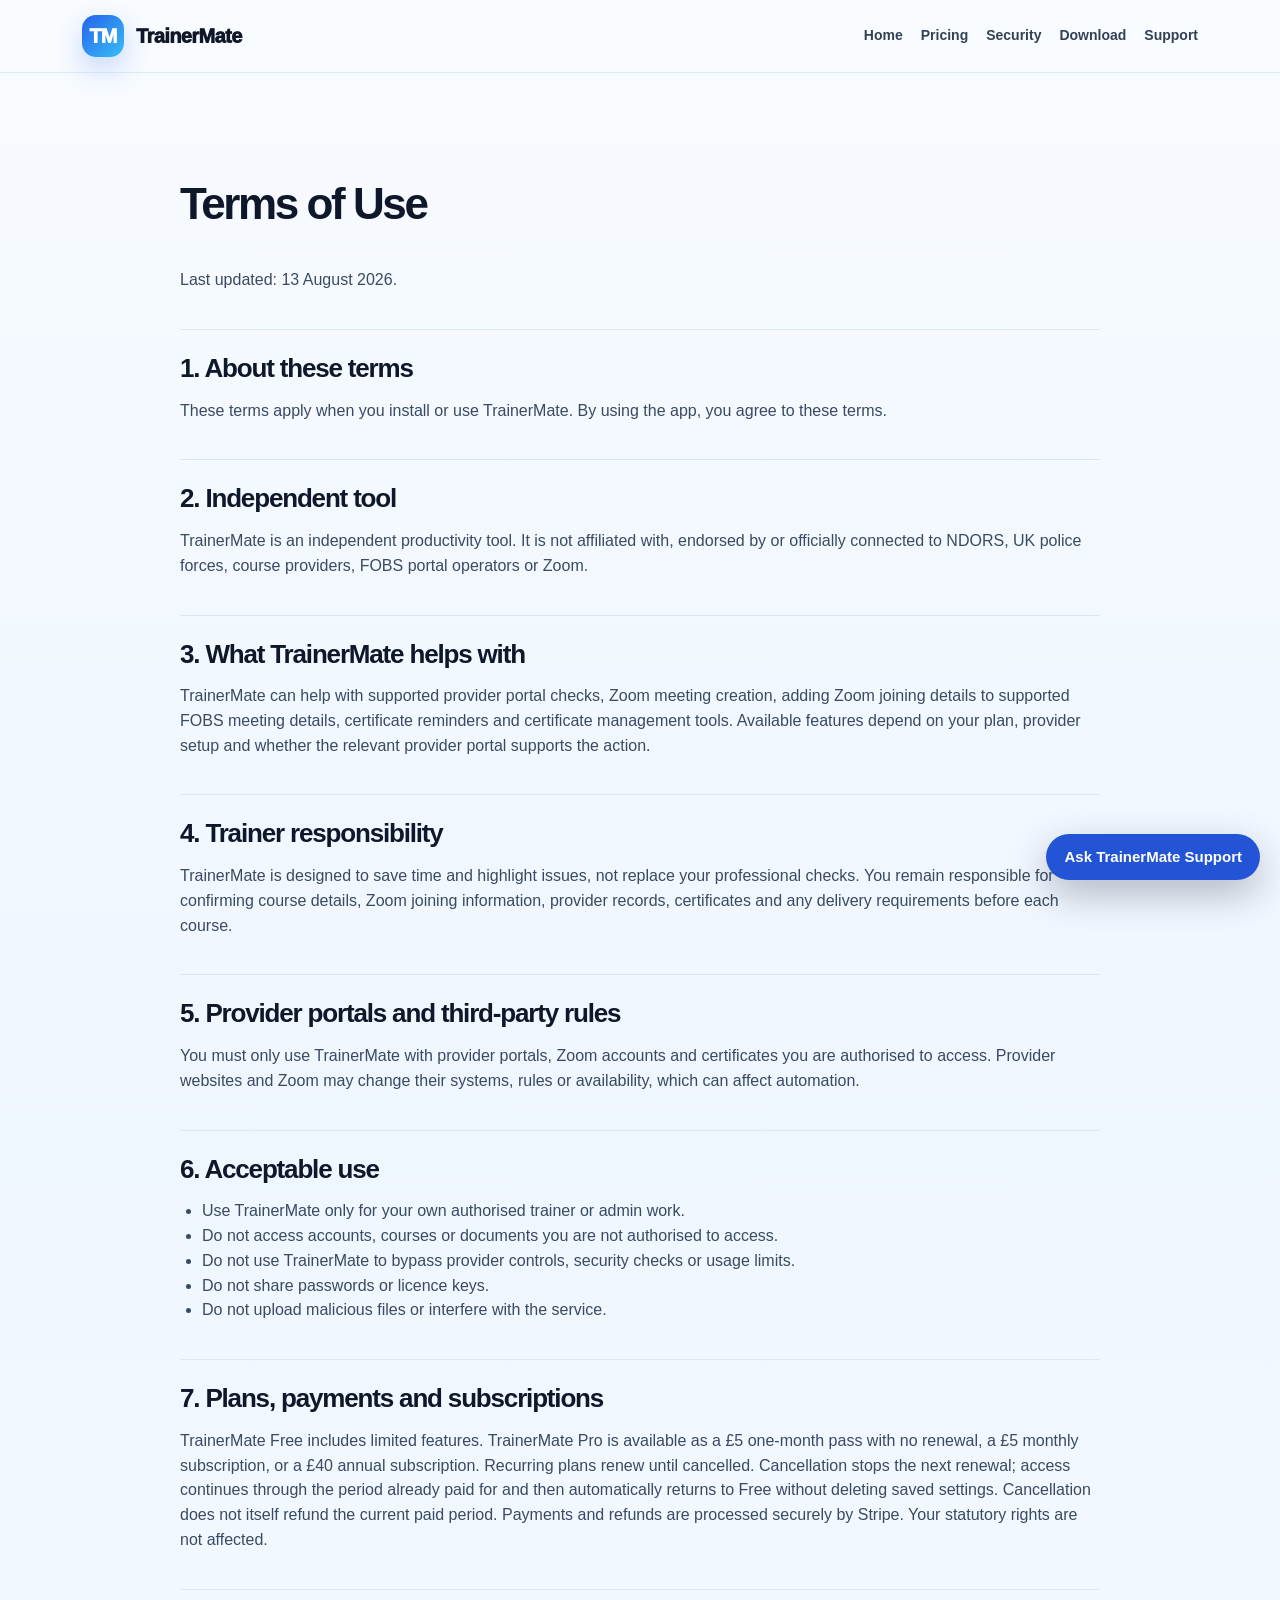
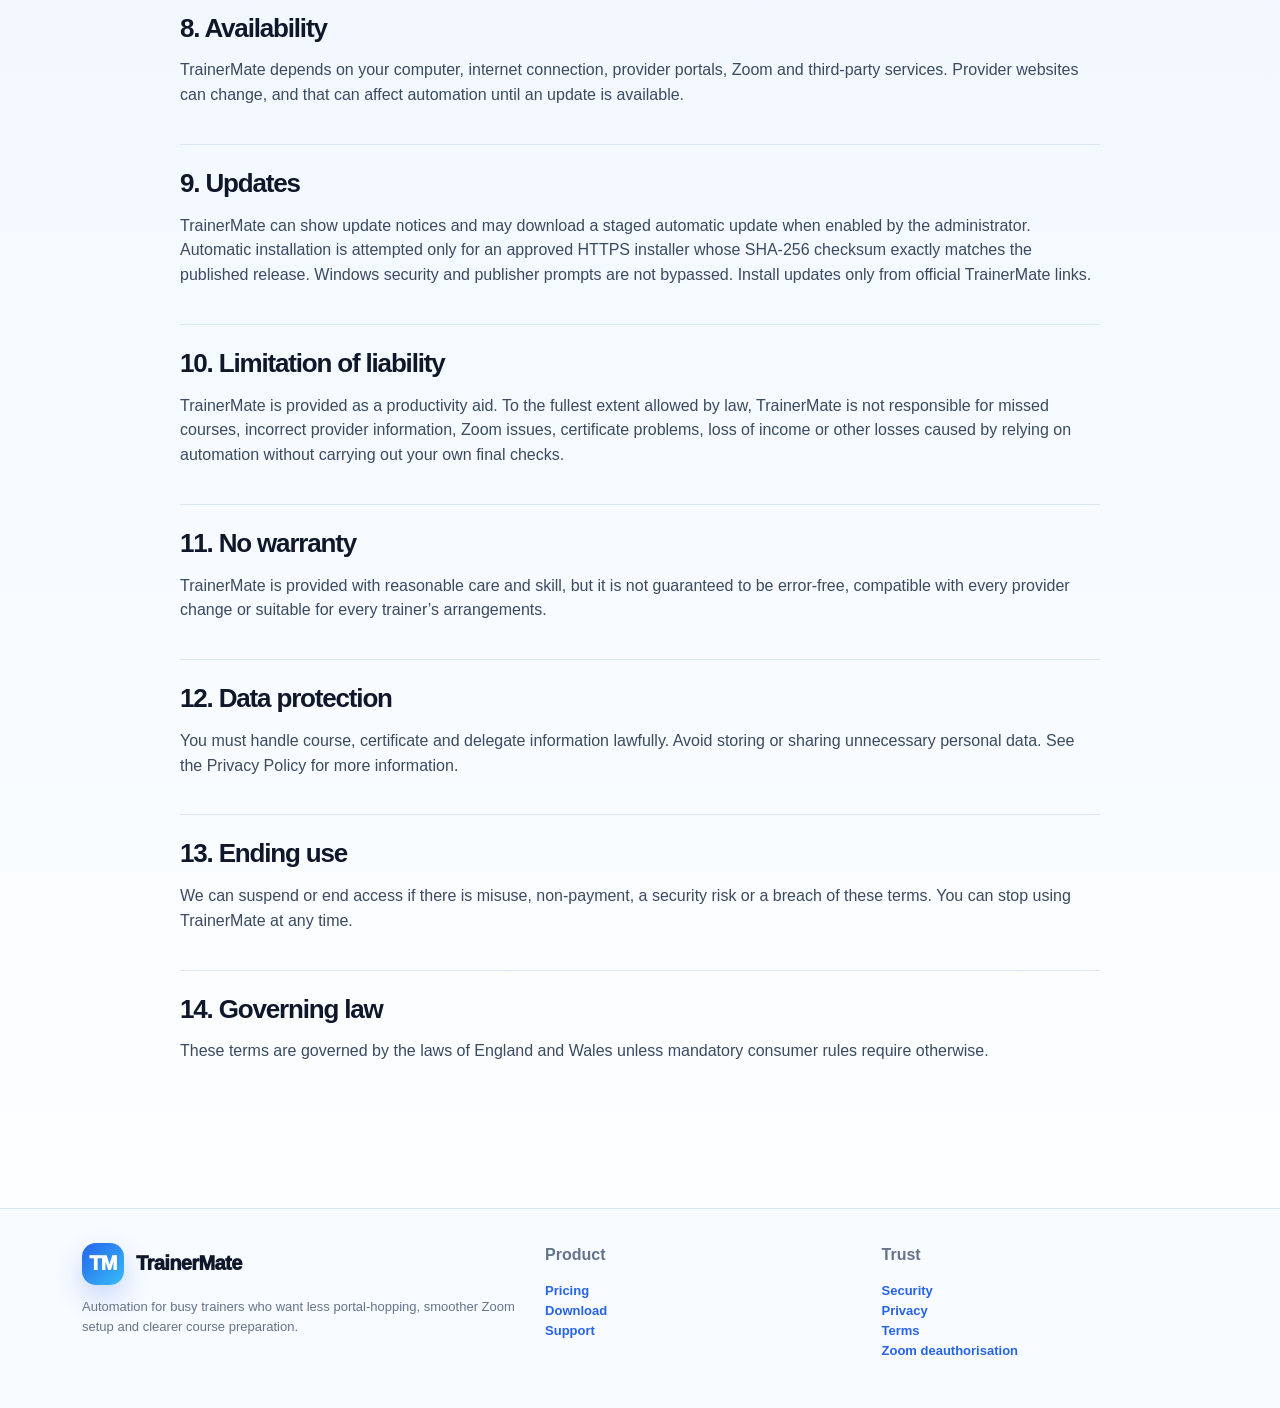
<file: terms.html>
<!doctype html><html lang="en"><head><meta charset="utf-8"><meta http-equiv="Cache-Control" content="no-cache, no-store, must-revalidate"><meta http-equiv="Pragma" content="no-cache"><meta http-equiv="Expires" content="0"><meta name="viewport" content="width=device-width,initial-scale=1"><title>Terms of Use — TrainerMate</title><meta name="description" content="TrainerMate terms covering the Windows app, automation, Zoom creation, supported FOBS updates, certificate tools, subscriptions and trainer responsibilities."><link rel="stylesheet" href="./assets/styles.css?v=20260602-1"><style id="trainermate-inline-css">:root{--ink:#0f172a;--muted:#55667d;--line:#dbe7f5;--blue:#2563eb;--blue2:#38bdf8;--green:#059669;--amber:#d97706;--bg:#f7fbff;--panel:#ffffff;--shadow:0 24px 70px rgba(15,23,42,.10)}*{box-sizing:border-box}body{margin:0;font-family:Inter,Segoe UI,Arial,sans-serif;color:var(--ink);background:linear-gradient(180deg,#f8fbff,#eef6ff 38%,#ffffff);line-height:1.55}a{color:var(--blue);text-decoration:none;font-weight:750}a:hover{text-decoration:underline}.wrap{max-width:1160px;margin:0 auto;padding:0 22px}.top{position:sticky;top:0;z-index:20;background:rgba(248,251,255,.88);backdrop-filter:blur(14px);border-bottom:1px solid rgba(219,231,245,.8)}.nav{height:72px;display:flex;align-items:center;justify-content:space-between;gap:18px}.brand{display:flex;align-items:center;gap:12px;font-weight:950;font-size:20px;letter-spacing:-.03em;color:var(--ink)}.logo{width:42px;height:42px;border-radius:14px;background:linear-gradient(135deg,var(--blue),var(--blue2));display:grid;place-items:center;color:white;font-weight:950;box-shadow:0 12px 28px rgba(37,99,235,.24)}.links{display:flex;align-items:center;gap:18px;flex-wrap:wrap}.links a{font-size:14px;color:#334155}.btn{display:inline-flex;align-items:center;justify-content:center;gap:8px;border-radius:999px;border:1px solid transparent;background:var(--blue);color:white!important;padding:11px 18px;font-weight:850;box-shadow:0 13px 30px rgba(37,99,235,.22);text-decoration:none!important}.btn.soft{background:white;color:var(--blue)!important;border-color:rgba(37,99,235,.22);box-shadow:none}.btn.dark{background:#0f172a;color:white!important}.hero{padding:86px 0 58px;display:grid;grid-template-columns:minmax(0,1.05fr) minmax(320px,.95fr);gap:38px;align-items:center}.kicker{display:inline-flex;align-items:center;gap:8px;border:1px solid rgba(37,99,235,.18);background:#eff6ff;color:#1d4ed8;border-radius:999px;padding:7px 12px;font-weight:850;font-size:13px}.hero h1{font-size:clamp(40px,6vw,66px);line-height:1.02;letter-spacing:-.065em;margin:18px 0 16px}.lead{font-size:19px;color:#475569;max-width:650px}.hero-actions{display:flex;gap:12px;flex-wrap:wrap;margin-top:26px}.trust{display:grid;grid-template-columns:repeat(3,1fr);gap:10px;margin-top:26px}.trust div,.pill{background:white;border:1px solid var(--line);border-radius:16px;padding:12px;color:#3c4b62;font-size:13px}.mock{background:rgba(255,255,255,.74);border:1px solid rgba(148,163,184,.32);border-radius:30px;padding:18px;box-shadow:var(--shadow)}.screen{background:#0f172a;border-radius:22px;padding:16px;color:#e2e8f0;min-height:390px;overflow:hidden}.screen-top{display:flex;gap:7px;margin-bottom:16px}.screen-top span{width:10px;height:10px;border-radius:50%;background:#475569}.status-grid{display:grid;grid-template-columns:1fr 1fr;gap:10px}.status-card{background:#17243a;border:1px solid rgba(148,163,184,.16);border-radius:17px;padding:14px}.status-card small{color:#93a4ba}.status-card strong{display:block;color:white;font-size:22px;margin-top:4px}.course{background:#111d31;border:1px solid rgba(56,189,248,.18);border-radius:17px;padding:13px;margin-top:10px}.course b{color:white}.course span{display:block;color:#9ab2d0;font-size:13px}.section{padding:68px 0}.section h2{font-size:clamp(30px,4vw,44px);letter-spacing:-.045em;line-height:1.1;margin:0 0 12px}.section .intro{color:#55667d;font-size:17px;max-width:760px}.grid3{display:grid;grid-template-columns:repeat(3,1fr);gap:18px;margin-top:28px}.grid2{display:grid;grid-template-columns:repeat(2,1fr);gap:18px;margin-top:28px}.card{background:var(--panel);border:1px solid var(--line);border-radius:26px;padding:24px;box-shadow:0 14px 38px rgba(15,23,42,.06)}.card h3{margin:0 0 8px;font-size:21px;letter-spacing:-.025em}.card p{color:#55667d;margin:0}.icon{width:42px;height:42px;border-radius:14px;background:#eff6ff;color:#1d4ed8;display:grid;place-items:center;font-weight:950;margin-bottom:14px}.pricing{align-items:stretch}.price{font-size:42px;font-weight:950;letter-spacing:-.06em;margin:14px 0 4px}.features{display:grid;gap:10px;margin:18px 0}.features div{display:flex;gap:10px;color:#3b4b62}.features div:before{content:'✓';font-weight:950;color:var(--green)}.note{border-left:4px solid var(--amber);background:#fff7ed;border-radius:18px;padding:16px;color:#5f3b0b}.legal{max-width:920px}.legal h1{font-size:44px;letter-spacing:-.055em}.legal h2{font-size:26px;margin-top:36px;border-top:1px solid var(--line);padding-top:24px}.legal p,.legal li{color:#394a61}.legal ul{padding-left:22px}.footer{margin-top:60px;border-top:1px solid var(--line);background:#f8fbff;padding:34px 0;color:#64748b}.footer-grid{display:grid;grid-template-columns:1.4fr 1fr 1fr;gap:20px}.small{font-size:13px;color:#64748b}.banner{background:#0f172a;color:white;border-radius:26px;padding:28px;display:flex;align-items:center;justify-content:space-between;gap:20px;box-shadow:var(--shadow)}.banner p{color:#cbd5e1;margin:0}.security-list{display:grid;gap:14px}.security-row{display:grid;grid-template-columns:180px 1fr;gap:16px;border-bottom:1px solid var(--line);padding:14px 0}.security-row strong{color:#0f172a}.warning{border:1px solid rgba(217,119,6,.35);background:#fffbeb;border-radius:22px;padding:20px;color:#653a00}@media(max-width:880px){.hero{grid-template-columns:1fr;padding-top:50px}.grid3,.grid2,.trust,.footer-grid{grid-template-columns:1fr}.links{display:none}.banner{flex-direction:column;align-items:flex-start}.security-row{grid-template-columns:1fr}.mock{order:-1}}@media print{.top,.hero-actions,.footer{display:none}body{background:white}.card,.mock{box-shadow:none}}


.badge-line{display:flex;gap:10px;flex-wrap:wrap;margin-top:18px}.badge-line span{background:#eff6ff;border:1px solid rgba(37,99,235,.16);color:#1d4ed8;border-radius:999px;padding:8px 12px;font-weight:850;font-size:13px}.mini-list{display:grid;gap:10px;margin-top:14px}.mini-list div{background:#f8fbff;border:1px solid var(--line);border-radius:16px;padding:12px;color:#3b4b62}.timeline{display:grid;gap:12px;margin-top:24px}.timeline div{background:white;border:1px solid var(--line);border-radius:20px;padding:16px}.timeline b{display:block;margin-bottom:4px}.muted{color:#64748b}.center-actions{display:flex;gap:12px;flex-wrap:wrap;margin-top:22px}.quote{font-size:20px;line-height:1.45;color:#334155;background:#f8fbff;border:1px solid var(--line);border-radius:24px;padding:22px}.table-card{overflow:auto}.compare{width:100%;border-collapse:collapse}.compare th,.compare td{border-bottom:1px solid var(--line);padding:13px;text-align:left;vertical-align:top}.compare th{color:#0f172a}.compare td{color:#475569}.compare tr:last-child td{border-bottom:0}
</style></head><body><header class="top"><div class="wrap nav"><a class="brand" href="index.html"><span class="logo">TM</span><span>TrainerMate</span></a><nav class="links"><a href="index.html">Home</a><a href="pricing.html">Pricing</a><a href="security.html">Security</a><a href="https://apps.microsoft.com/detail/9MWHCG72WP2N?mode=direct">Download</a><a href="support.html">Support</a></nav></div></header><main class="wrap section legal"><h1>Terms of Use</h1><p>Last updated: 2 June 2026.</p><h2>1. About these terms</h2><p>These terms apply when you install or use TrainerMate. By using the app, you agree to these terms.</p><h2>2. Independent tool</h2><p>TrainerMate is an independent productivity tool. It is not affiliated with, endorsed by or officially connected to NDORS, UK police forces, course providers, FOBS portal operators or Zoom.</p><h2>3. What TrainerMate helps with</h2><p>TrainerMate can help with supported provider portal checks, Zoom meeting creation, adding Zoom joining details to supported FOBS meeting details, certificate reminders and certificate management tools. Available features depend on your plan, provider setup and whether the relevant provider portal supports the action.</p><h2>4. Trainer responsibility</h2><p>TrainerMate is designed to save time and highlight issues, not replace your professional checks. You remain responsible for confirming course details, Zoom joining information, provider records, certificates and any delivery requirements before each course.</p><h2>5. Provider portals and third-party rules</h2><p>You must only use TrainerMate with provider portals, Zoom accounts and certificates you are authorised to access. Provider websites and Zoom may change their systems, rules or availability, which can affect automation.</p><h2>6. Acceptable use</h2><ul><li>Use TrainerMate only for your own authorised trainer or admin work.</li><li>Do not access accounts, courses or documents you are not authorised to access.</li><li>Do not use TrainerMate to bypass provider controls, security checks or usage limits.</li><li>Do not share passwords or licence keys.</li><li>Do not upload malicious files or interfere with the service.</li></ul><h2>7. Plans and subscriptions</h2><p>TrainerMate Free includes limited features. TrainerMate Full is currently priced at &pound;5 per month unless another price has been agreed. Features, prices and trial terms can change, with notice where required.</p><h2>8. Availability</h2><p>TrainerMate depends on your computer, internet connection, provider portals, Zoom and third-party services. Provider websites can change, and that can affect automation until an update is available.</p><h2>9. Updates</h2><p>TrainerMate can show update notices in the app. Install updates from official TrainerMate links only, especially when an update is marked as important for security or compatibility.</p><h2>10. Limitation of liability</h2><p>TrainerMate is provided as a productivity aid. To the fullest extent allowed by law, TrainerMate is not responsible for missed courses, incorrect provider information, Zoom issues, certificate problems, loss of income or other losses caused by relying on automation without carrying out your own final checks.</p><h2>11. No warranty</h2><p>TrainerMate is provided with reasonable care and skill, but it is not guaranteed to be error-free, compatible with every provider change or suitable for every trainer’s arrangements.</p><h2>12. Data protection</h2><p>You must handle course, certificate and delegate information lawfully. Avoid storing or sharing unnecessary personal data. See the Privacy Policy for more information.</p><h2>13. Ending use</h2><p>We can suspend or end access if there is misuse, non-payment, a security risk or a breach of these terms. You can stop using TrainerMate at any time.</p><h2>14. Governing law</h2><p>These terms are governed by the laws of England and Wales unless mandatory consumer rules require otherwise.</p></main><footer class="footer"><div class="wrap footer-grid"><div><a class="brand" href="index.html"><span class="logo">TM</span><span>TrainerMate</span></a><p class="small" style="margin-top:12px">Automation for busy trainers who want less portal-hopping, smoother Zoom setup and clearer course preparation.</p></div><div><b>Product</b><p class="small"><a href="pricing.html">Pricing</a><br><a href="https://apps.microsoft.com/detail/9MWHCG72WP2N?mode=direct">Download</a><br><a href="support.html">Support</a></p></div><div><b>Trust</b><p class="small"><a href="security.html">Security</a><br><a href="privacy.html">Privacy</a><br><a href="terms.html">Terms</a><br><a href="zoom-deauthorization.html">Zoom deauthorisation</a></p></div></div></footer><script src="./assets/site-refresh.js?v=20260813-4"></script></body></html>
</file>
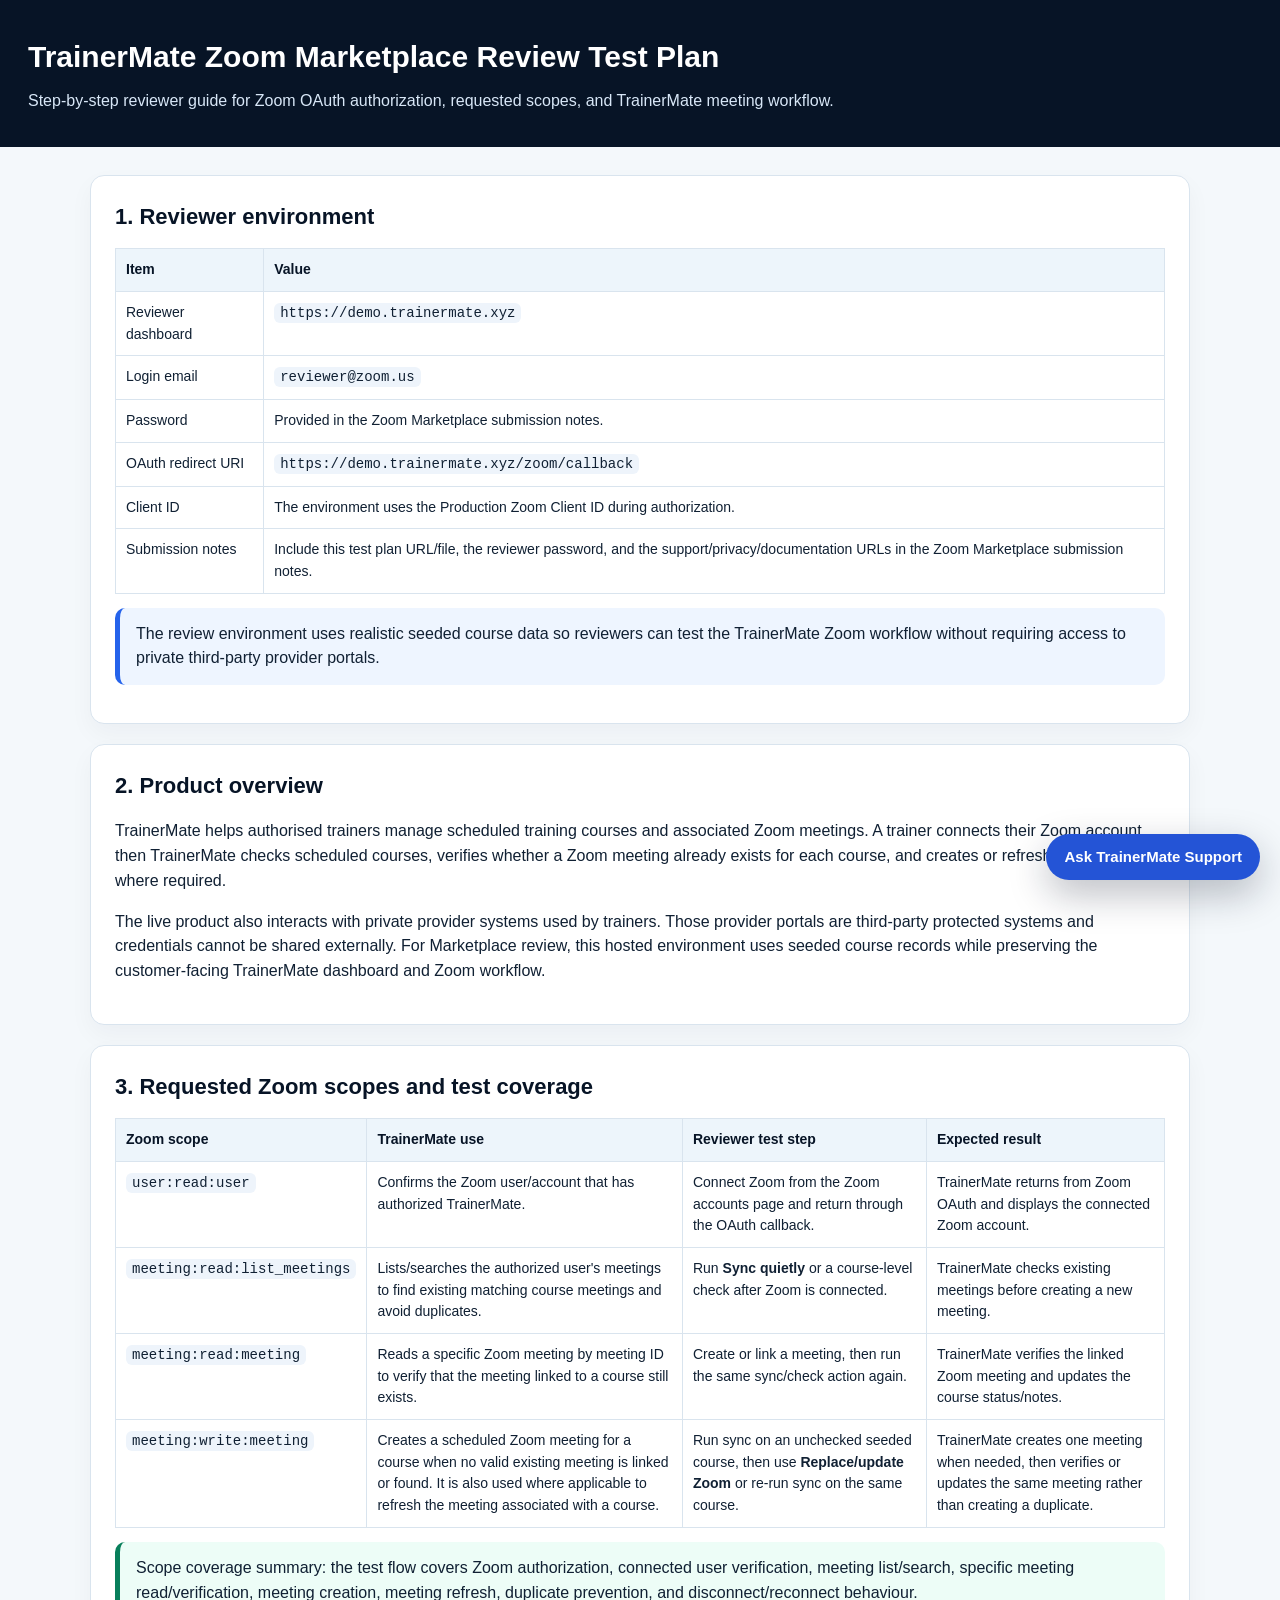
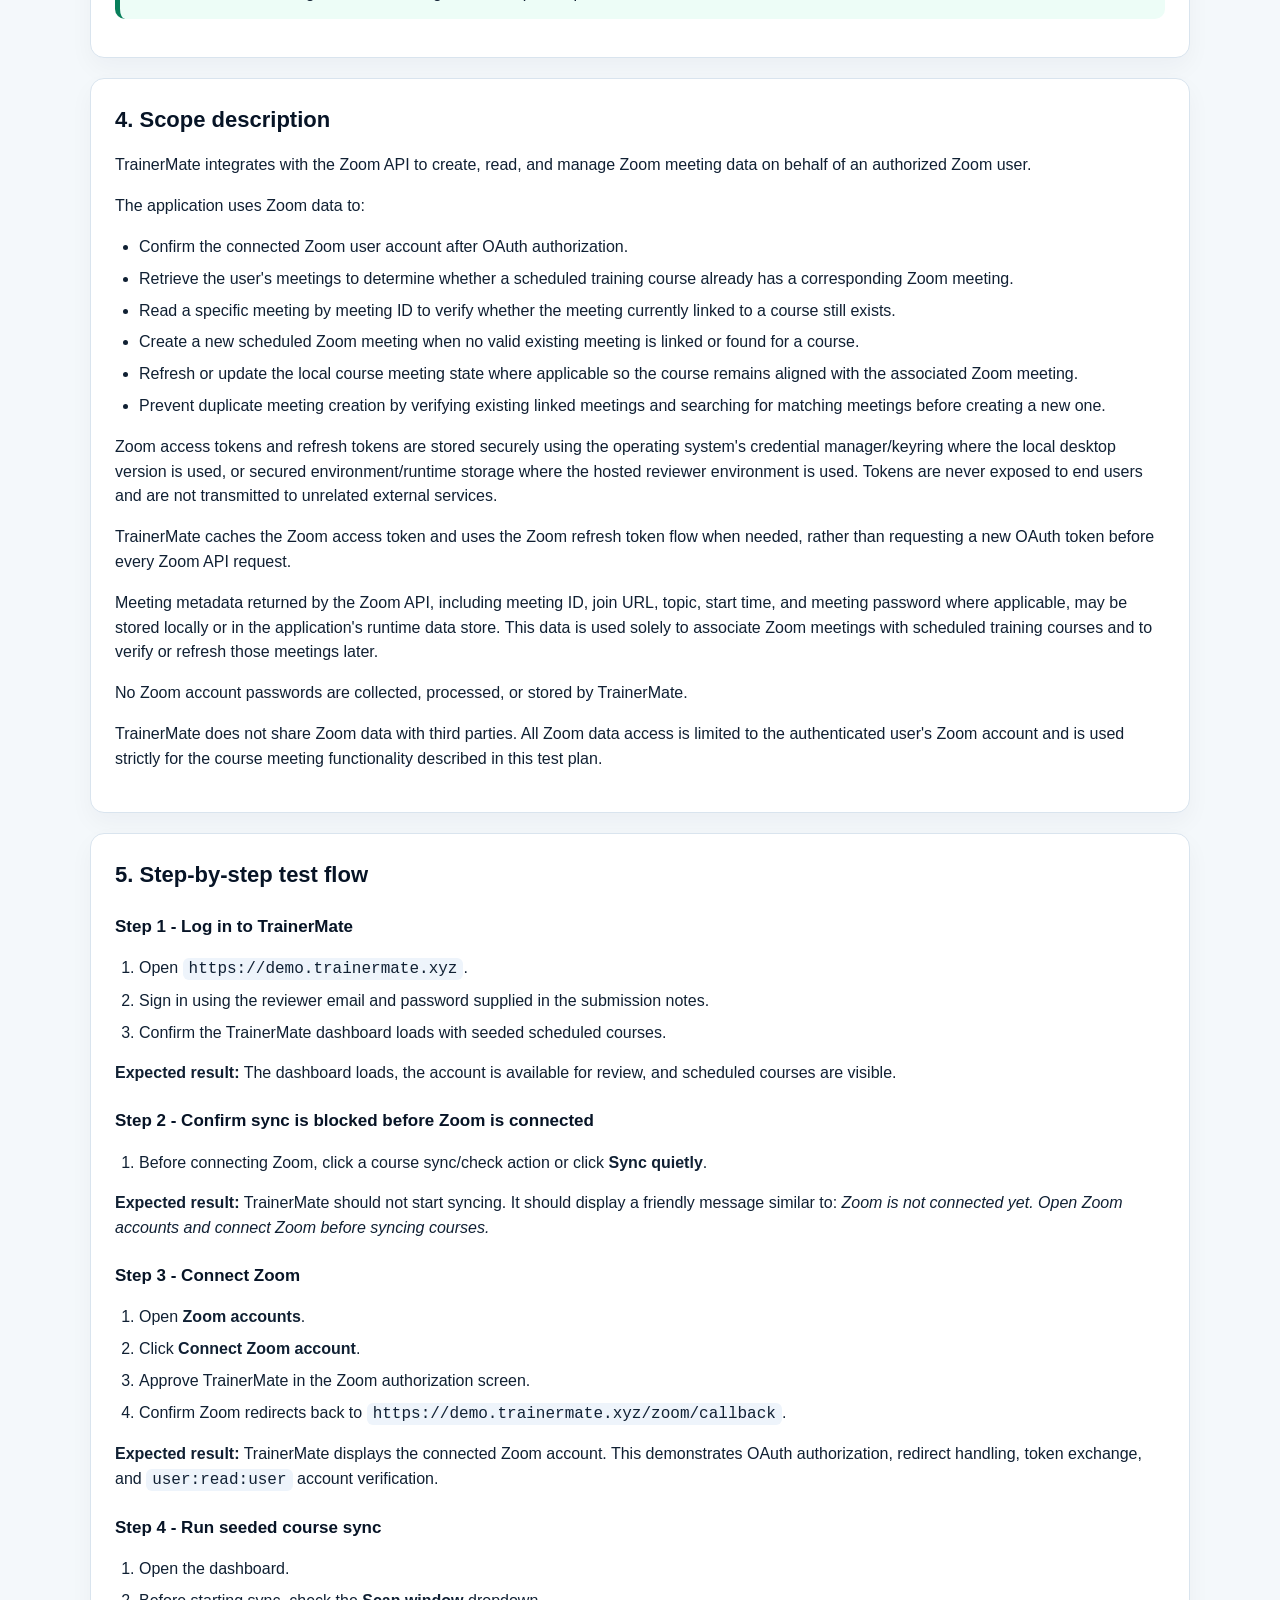
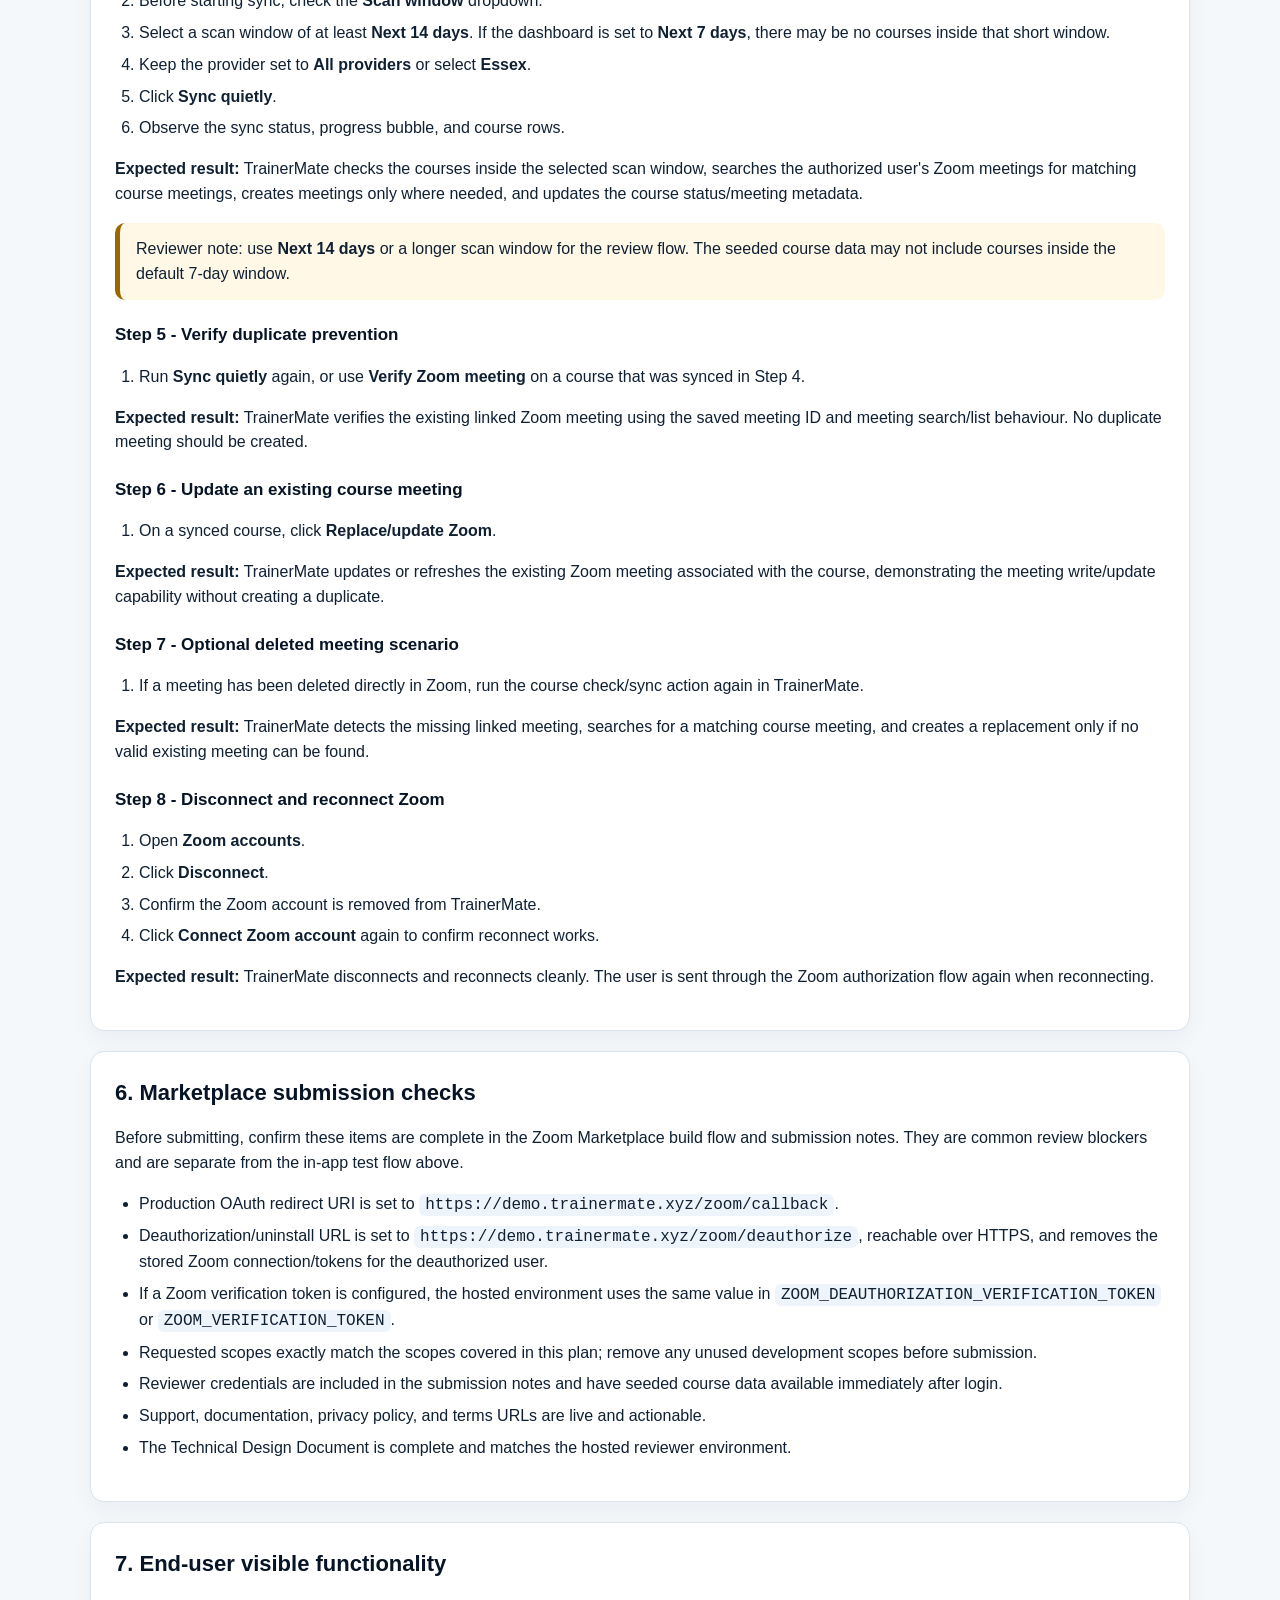
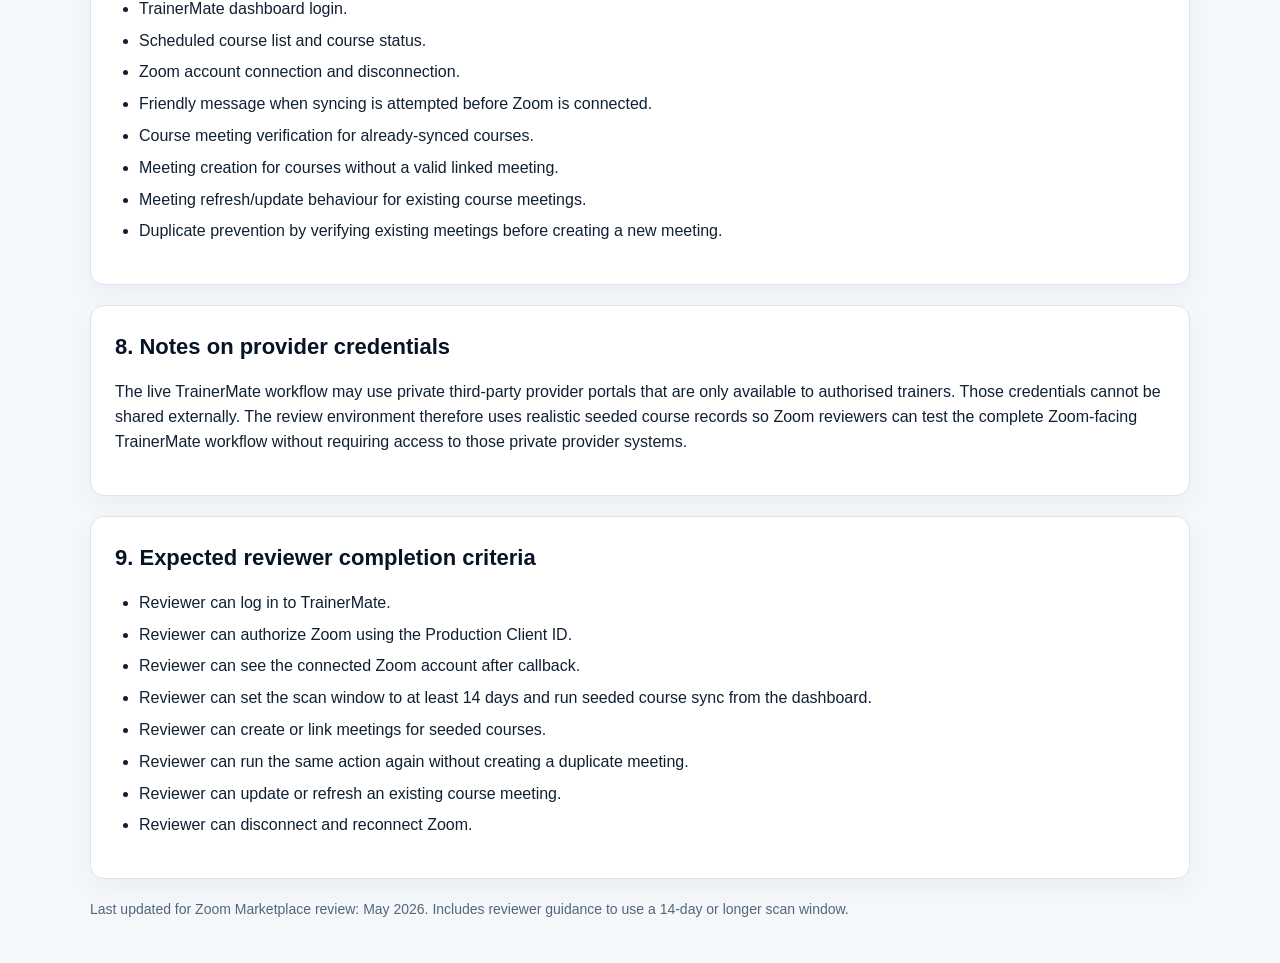
<file: test_plan.html>
<!doctype html>
<html lang="en">
<head>
  <meta charset="utf-8"><meta http-equiv="Cache-Control" content="no-cache, no-store, must-revalidate"><meta http-equiv="Pragma" content="no-cache"><meta http-equiv="Expires" content="0">
  <meta name="viewport" content="width=device-width, initial-scale=1">
  <title>TrainerMate Zoom Marketplace Review Test Plan</title>
  <style>
    :root {
      --navy: #071426;
      --blue: #2563eb;
      --teal: #0f8794;
      --bg: #f4f8fb;
      --card: #ffffff;
      --border: #d9e4ee;
      --text: #102033;
      --muted: #53657a;
      --ok: #087f5b;
      --warn: #9a6700;
    }
    body {
      margin: 0;
      font-family: Arial, Helvetica, sans-serif;
      color: var(--text);
      background: var(--bg);
      line-height: 1.55;
    }
    header {
      background: var(--navy);
      color: #fff;
      padding: 34px 28px;
    }
    header h1 {
      margin: 0 0 8px 0;
      font-size: 30px;
    }
    header p {
      margin: 0;
      color: #d8e7f7;
      font-size: 16px;
    }
    main {
      max-width: 1100px;
      margin: 0 auto;
      padding: 28px;
    }
    section {
      background: var(--card);
      border: 1px solid var(--border);
      border-radius: 14px;
      padding: 24px;
      margin: 0 0 20px 0;
      box-shadow: 0 10px 24px rgba(16, 32, 51, 0.04);
    }
    h2 {
      margin: 0 0 14px 0;
      font-size: 22px;
      color: var(--navy);
    }
    h3 {
      margin: 22px 0 8px 0;
      font-size: 17px;
      color: var(--navy);
    }
    code, .mono {
      font-family: Consolas, Monaco, "Courier New", monospace;
      background: #eef4fb;
      padding: 2px 6px;
      border-radius: 6px;
    }
    table {
      width: 100%;
      border-collapse: collapse;
      margin: 12px 0;
      font-size: 14px;
    }
    th, td {
      border: 1px solid var(--border);
      padding: 10px;
      text-align: left;
      vertical-align: top;
    }
    th {
      background: #edf5fb;
      color: var(--navy);
    }
    ol, ul {
      padding-left: 24px;
    }
    li {
      margin: 7px 0;
    }
    .callout {
      border-left: 5px solid var(--blue);
      background: #eef5ff;
      padding: 14px 16px;
      border-radius: 10px;
      margin: 14px 0;
    }
    .success {
      border-left-color: var(--ok);
      background: #edfdf7;
    }
    .warning {
      border-left-color: var(--warn);
      background: #fff8e6;
    }
    .small {
      color: var(--muted);
      font-size: 14px;
    }
  </style>
</head>
<body>
  <header>
    <h1>TrainerMate Zoom Marketplace Review Test Plan</h1>
    <p>Step-by-step reviewer guide for Zoom OAuth authorization, requested scopes, and TrainerMate meeting workflow.</p>
  </header>

  <main>
    <section>
      <h2>1. Reviewer environment</h2>
      <table>
        <tr>
          <th>Item</th>
          <th>Value</th>
        </tr>
        <tr>
          <td>Reviewer dashboard</td>
          <td><span class="mono">https://demo.trainermate.xyz</span></td>
        </tr>
        <tr>
          <td>Login email</td>
          <td><span class="mono">reviewer@zoom.us</span></td>
        </tr>
        <tr>
          <td>Password</td>
          <td>Provided in the Zoom Marketplace submission notes.</td>
        </tr>
        <tr>
          <td>OAuth redirect URI</td>
          <td><span class="mono">https://demo.trainermate.xyz/zoom/callback</span></td>
        </tr>
        <tr>
          <td>Client ID</td>
          <td>The environment uses the Production Zoom Client ID during authorization.</td>
        </tr>
        <tr>
          <td>Submission notes</td>
          <td>Include this test plan URL/file, the reviewer password, and the support/privacy/documentation URLs in the Zoom Marketplace submission notes.</td>
        </tr>
      </table>

      <div class="callout">
        The review environment uses realistic seeded course data so reviewers can test the TrainerMate Zoom workflow without requiring access to private third-party provider portals.
      </div>
    </section>

    <section>
      <h2>2. Product overview</h2>
      <p>
        TrainerMate helps authorised trainers manage scheduled training courses and associated Zoom meetings.
        A trainer connects their Zoom account, then TrainerMate checks scheduled courses, verifies whether a Zoom meeting already exists for each course, and creates or refreshes meetings where required.
      </p>
      <p>
        The live product also interacts with private provider systems used by trainers. Those provider portals are third-party protected systems and credentials cannot be shared externally.
        For Marketplace review, this hosted environment uses seeded course records while preserving the customer-facing TrainerMate dashboard and Zoom workflow.
      </p>
    </section>

    <section>
      <h2>3. Requested Zoom scopes and test coverage</h2>
      <table>
        <tr>
          <th>Zoom scope</th>
          <th>TrainerMate use</th>
          <th>Reviewer test step</th>
          <th>Expected result</th>
        </tr>
        <tr>
          <td><code>user:read:user</code></td>
          <td>Confirms the Zoom user/account that has authorized TrainerMate.</td>
          <td>Connect Zoom from the Zoom accounts page and return through the OAuth callback.</td>
          <td>TrainerMate returns from Zoom OAuth and displays the connected Zoom account.</td>
        </tr>
        <tr>
          <td><code>meeting:read:list_meetings</code></td>
          <td>Lists/searches the authorized user's meetings to find existing matching course meetings and avoid duplicates.</td>
          <td>Run <strong>Sync quietly</strong> or a course-level check after Zoom is connected.</td>
          <td>TrainerMate checks existing meetings before creating a new meeting.</td>
        </tr>
        <tr>
          <td><code>meeting:read:meeting</code></td>
          <td>Reads a specific Zoom meeting by meeting ID to verify that the meeting linked to a course still exists.</td>
          <td>Create or link a meeting, then run the same sync/check action again.</td>
          <td>TrainerMate verifies the linked Zoom meeting and updates the course status/notes.</td>
        </tr>
        <tr>
          <td><code>meeting:write:meeting</code></td>
          <td>Creates a scheduled Zoom meeting for a course when no valid existing meeting is linked or found. It is also used where applicable to refresh the meeting associated with a course.</td>
          <td>Run sync on an unchecked seeded course, then use <strong>Replace/update Zoom</strong> or re-run sync on the same course.</td>
          <td>TrainerMate creates one meeting when needed, then verifies or updates the same meeting rather than creating a duplicate.</td>
        </tr>
      </table>

      <div class="callout success">
        Scope coverage summary: the test flow covers Zoom authorization, connected user verification, meeting list/search, specific meeting read/verification, meeting creation, meeting refresh, duplicate prevention, and disconnect/reconnect behaviour.
      </div>
    </section>

    <section>
      <h2>4. Scope description</h2>
      <p>
        TrainerMate integrates with the Zoom API to create, read, and manage Zoom meeting data on behalf of an authorized Zoom user.
      </p>
      <p>The application uses Zoom data to:</p>
      <ul>
        <li>Confirm the connected Zoom user account after OAuth authorization.</li>
        <li>Retrieve the user's meetings to determine whether a scheduled training course already has a corresponding Zoom meeting.</li>
        <li>Read a specific meeting by meeting ID to verify whether the meeting currently linked to a course still exists.</li>
        <li>Create a new scheduled Zoom meeting when no valid existing meeting is linked or found for a course.</li>
        <li>Refresh or update the local course meeting state where applicable so the course remains aligned with the associated Zoom meeting.</li>
        <li>Prevent duplicate meeting creation by verifying existing linked meetings and searching for matching meetings before creating a new one.</li>
      </ul>
      <p>
        Zoom access tokens and refresh tokens are stored securely using the operating system's credential manager/keyring where the local desktop version is used, or secured environment/runtime storage where the hosted reviewer environment is used.
        Tokens are never exposed to end users and are not transmitted to unrelated external services.
      </p>
      <p>
        TrainerMate caches the Zoom access token and uses the Zoom refresh token flow when needed, rather than requesting a new OAuth token before every Zoom API request.
      </p>
      <p>
        Meeting metadata returned by the Zoom API, including meeting ID, join URL, topic, start time, and meeting password where applicable, may be stored locally or in the application's runtime data store.
        This data is used solely to associate Zoom meetings with scheduled training courses and to verify or refresh those meetings later.
      </p>
      <p>
        No Zoom account passwords are collected, processed, or stored by TrainerMate.
      </p>
      <p>
        TrainerMate does not share Zoom data with third parties. All Zoom data access is limited to the authenticated user's Zoom account and is used strictly for the course meeting functionality described in this test plan.
      </p>
    </section>

    <section>
      <h2>5. Step-by-step test flow</h2>

      <h3>Step 1 - Log in to TrainerMate</h3>
      <ol>
        <li>Open <span class="mono">https://demo.trainermate.xyz</span>.</li>
        <li>Sign in using the reviewer email and password supplied in the submission notes.</li>
        <li>Confirm the TrainerMate dashboard loads with seeded scheduled courses.</li>
      </ol>
      <p><strong>Expected result:</strong> The dashboard loads, the account is available for review, and scheduled courses are visible.</p>

      <h3>Step 2 - Confirm sync is blocked before Zoom is connected</h3>
      <ol>
        <li>Before connecting Zoom, click a course sync/check action or click <strong>Sync quietly</strong>.</li>
      </ol>
      <p><strong>Expected result:</strong> TrainerMate should not start syncing. It should display a friendly message similar to: <em>Zoom is not connected yet. Open Zoom accounts and connect Zoom before syncing courses.</em></p>

      <h3>Step 3 - Connect Zoom</h3>
      <ol>
        <li>Open <strong>Zoom accounts</strong>.</li>
        <li>Click <strong>Connect Zoom account</strong>.</li>
        <li>Approve TrainerMate in the Zoom authorization screen.</li>
        <li>Confirm Zoom redirects back to <span class="mono">https://demo.trainermate.xyz/zoom/callback</span>.</li>
      </ol>
      <p><strong>Expected result:</strong> TrainerMate displays the connected Zoom account. This demonstrates OAuth authorization, redirect handling, token exchange, and <code>user:read:user</code> account verification.</p>

      <h3>Step 4 - Run seeded course sync</h3>
      <ol>
        <li>Open the dashboard.</li>
        <li>Before starting sync, check the <strong>Scan window</strong> dropdown.</li>
        <li>Select a scan window of at least <strong>Next 14 days</strong>. If the dashboard is set to <strong>Next 7 days</strong>, there may be no courses inside that short window.</li>
        <li>Keep the provider set to <strong>All providers</strong> or select <strong>Essex</strong>.</li>
        <li>Click <strong>Sync quietly</strong>.</li>
        <li>Observe the sync status, progress bubble, and course rows.</li>
      </ol>
      <p><strong>Expected result:</strong> TrainerMate checks the courses inside the selected scan window, searches the authorized user's Zoom meetings for matching course meetings, creates meetings only where needed, and updates the course status/meeting metadata.</p>
      <div class="callout warning">
        Reviewer note: use <strong>Next 14 days</strong> or a longer scan window for the review flow. The seeded course data may not include courses inside the default 7-day window.
      </div>

      <h3>Step 5 - Verify duplicate prevention</h3>
      <ol>
        <li>Run <strong>Sync quietly</strong> again, or use <strong>Verify Zoom meeting</strong> on a course that was synced in Step 4.</li>
      </ol>
      <p><strong>Expected result:</strong> TrainerMate verifies the existing linked Zoom meeting using the saved meeting ID and meeting search/list behaviour. No duplicate meeting should be created.</p>

      <h3>Step 6 - Update an existing course meeting</h3>
      <ol>
        <li>On a synced course, click <strong>Replace/update Zoom</strong>.</li>
      </ol>
      <p><strong>Expected result:</strong> TrainerMate updates or refreshes the existing Zoom meeting associated with the course, demonstrating the meeting write/update capability without creating a duplicate.</p>

      <h3>Step 7 - Optional deleted meeting scenario</h3>
      <ol>
        <li>If a meeting has been deleted directly in Zoom, run the course check/sync action again in TrainerMate.</li>
      </ol>
      <p><strong>Expected result:</strong> TrainerMate detects the missing linked meeting, searches for a matching course meeting, and creates a replacement only if no valid existing meeting can be found.</p>

      <h3>Step 8 - Disconnect and reconnect Zoom</h3>
      <ol>
        <li>Open <strong>Zoom accounts</strong>.</li>
        <li>Click <strong>Disconnect</strong>.</li>
        <li>Confirm the Zoom account is removed from TrainerMate.</li>
        <li>Click <strong>Connect Zoom account</strong> again to confirm reconnect works.</li>
      </ol>
      <p><strong>Expected result:</strong> TrainerMate disconnects and reconnects cleanly. The user is sent through the Zoom authorization flow again when reconnecting.</p>
    </section>

    <section>
      <h2>6. Marketplace submission checks</h2>
      <p>
        Before submitting, confirm these items are complete in the Zoom Marketplace build flow and submission notes. They are common review blockers and are separate from the in-app test flow above.
      </p>
      <ul>
        <li>Production OAuth redirect URI is set to <span class="mono">https://demo.trainermate.xyz/zoom/callback</span>.</li>
        <li>Deauthorization/uninstall URL is set to <span class="mono">https://demo.trainermate.xyz/zoom/deauthorize</span>, reachable over HTTPS, and removes the stored Zoom connection/tokens for the deauthorized user.</li>
        <li>If a Zoom verification token is configured, the hosted environment uses the same value in <span class="mono">ZOOM_DEAUTHORIZATION_VERIFICATION_TOKEN</span> or <span class="mono">ZOOM_VERIFICATION_TOKEN</span>.</li>
        <li>Requested scopes exactly match the scopes covered in this plan; remove any unused development scopes before submission.</li>
        <li>Reviewer credentials are included in the submission notes and have seeded course data available immediately after login.</li>
        <li>Support, documentation, privacy policy, and terms URLs are live and actionable.</li>
        <li>The Technical Design Document is complete and matches the hosted reviewer environment.</li>
      </ul>
    </section>

    <section>
      <h2>7. End-user visible functionality</h2>
      <ul>
        <li>TrainerMate dashboard login.</li>
        <li>Scheduled course list and course status.</li>
        <li>Zoom account connection and disconnection.</li>
        <li>Friendly message when syncing is attempted before Zoom is connected.</li>
        <li>Course meeting verification for already-synced courses.</li>
        <li>Meeting creation for courses without a valid linked meeting.</li>
        <li>Meeting refresh/update behaviour for existing course meetings.</li>
        <li>Duplicate prevention by verifying existing meetings before creating a new meeting.</li>
      </ul>
    </section>

    <section>
      <h2>8. Notes on provider credentials</h2>
      <p>
        The live TrainerMate workflow may use private third-party provider portals that are only available to authorised trainers.
        Those credentials cannot be shared externally. The review environment therefore uses realistic seeded course records so Zoom reviewers can test the complete Zoom-facing TrainerMate workflow without requiring access to those private provider systems.
      </p>
    </section>

    <section>
      <h2>9. Expected reviewer completion criteria</h2>
      <ul>
        <li>Reviewer can log in to TrainerMate.</li>
        <li>Reviewer can authorize Zoom using the Production Client ID.</li>
        <li>Reviewer can see the connected Zoom account after callback.</li>
        <li>Reviewer can set the scan window to at least 14 days and run seeded course sync from the dashboard.</li>
        <li>Reviewer can create or link meetings for seeded courses.</li>
        <li>Reviewer can run the same action again without creating a duplicate meeting.</li>
        <li>Reviewer can update or refresh an existing course meeting.</li>
        <li>Reviewer can disconnect and reconnect Zoom.</li>
      </ul>
    </section>

    <p class="small">Last updated for Zoom Marketplace review: May 2026. Includes reviewer guidance to use a 14-day or longer scan window.</p>
  </main>
<script src="./assets/site-refresh.js?v=20260813-4"></script></body>
</html>
</file>
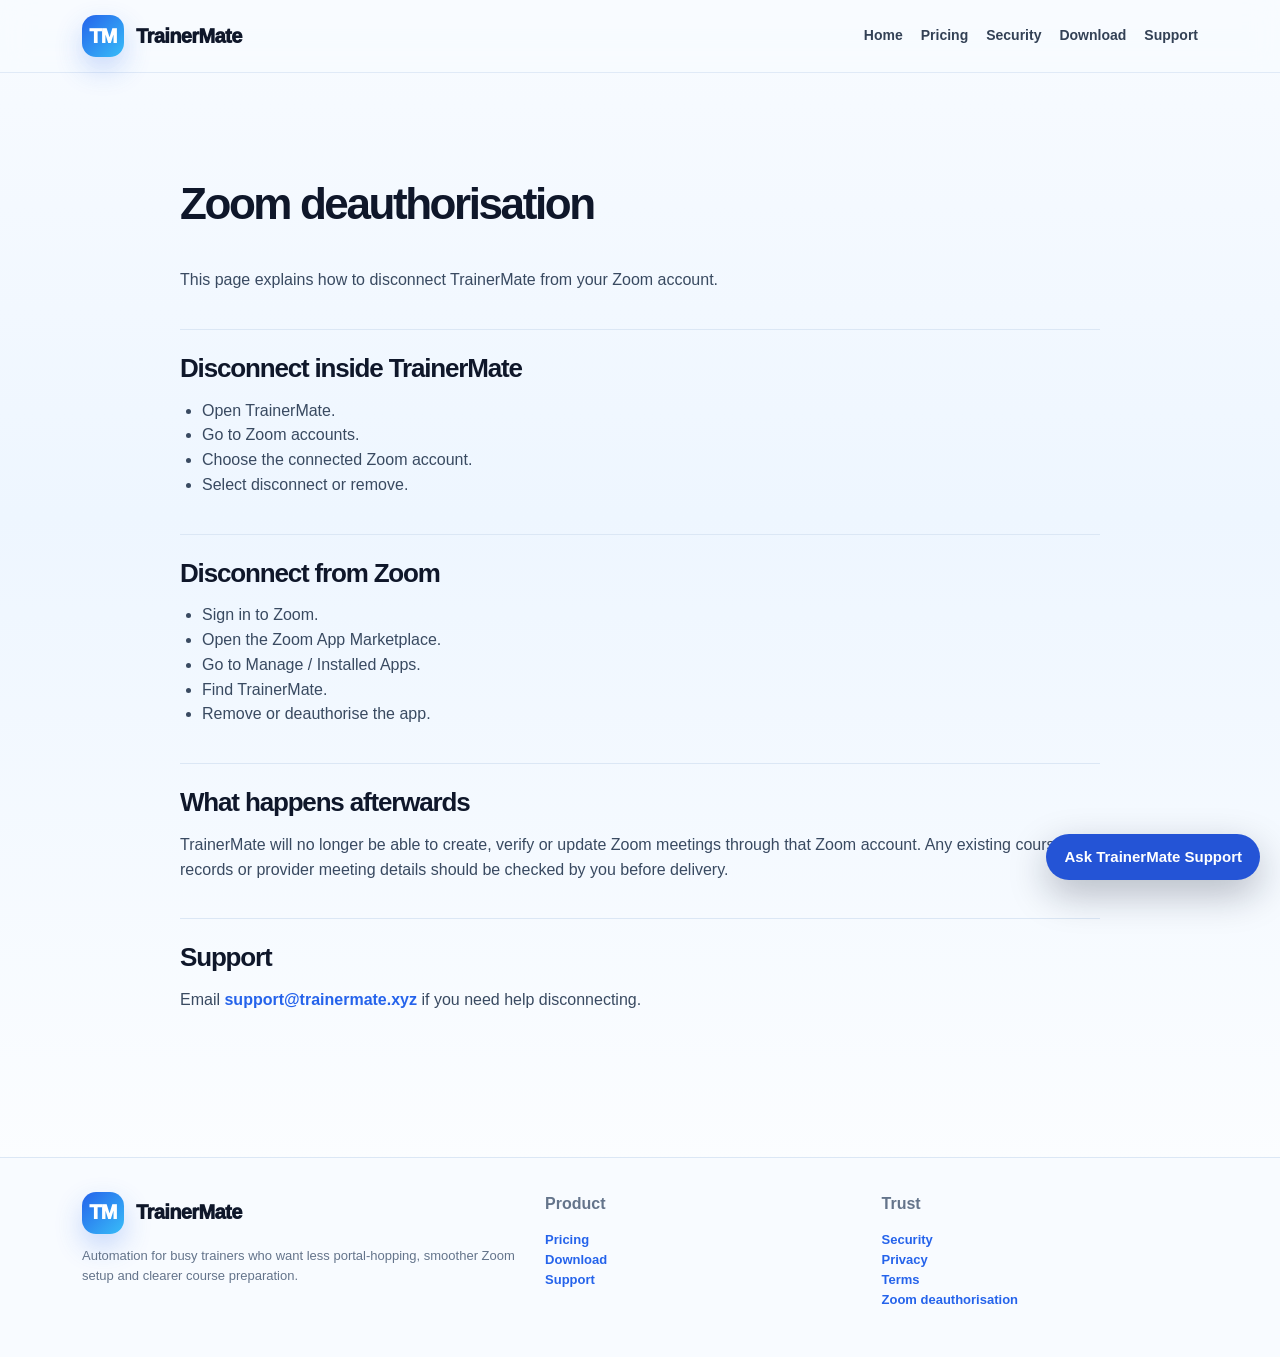
<file: zoom-deauthorization.html>
<!doctype html><html lang="en"><head><meta charset="utf-8"><meta http-equiv="Cache-Control" content="no-cache, no-store, must-revalidate"><meta http-equiv="Pragma" content="no-cache"><meta http-equiv="Expires" content="0"><meta name="viewport" content="width=device-width,initial-scale=1"><title>Zoom Deauthorisation — TrainerMate</title><meta name="description" content="How to disconnect TrainerMate from your Zoom account and stop TrainerMate creating or verifying Zoom meetings."><link rel="stylesheet" href="./assets/styles.css?v=20260602-1"><style id="trainermate-inline-css">:root{--ink:#0f172a;--muted:#55667d;--line:#dbe7f5;--blue:#2563eb;--blue2:#38bdf8;--green:#059669;--amber:#d97706;--bg:#f7fbff;--panel:#ffffff;--shadow:0 24px 70px rgba(15,23,42,.10)}*{box-sizing:border-box}body{margin:0;font-family:Inter,Segoe UI,Arial,sans-serif;color:var(--ink);background:linear-gradient(180deg,#f8fbff,#eef6ff 38%,#ffffff);line-height:1.55}a{color:var(--blue);text-decoration:none;font-weight:750}a:hover{text-decoration:underline}.wrap{max-width:1160px;margin:0 auto;padding:0 22px}.top{position:sticky;top:0;z-index:20;background:rgba(248,251,255,.88);backdrop-filter:blur(14px);border-bottom:1px solid rgba(219,231,245,.8)}.nav{height:72px;display:flex;align-items:center;justify-content:space-between;gap:18px}.brand{display:flex;align-items:center;gap:12px;font-weight:950;font-size:20px;letter-spacing:-.03em;color:var(--ink)}.logo{width:42px;height:42px;border-radius:14px;background:linear-gradient(135deg,var(--blue),var(--blue2));display:grid;place-items:center;color:white;font-weight:950;box-shadow:0 12px 28px rgba(37,99,235,.24)}.links{display:flex;align-items:center;gap:18px;flex-wrap:wrap}.links a{font-size:14px;color:#334155}.btn{display:inline-flex;align-items:center;justify-content:center;gap:8px;border-radius:999px;border:1px solid transparent;background:var(--blue);color:white!important;padding:11px 18px;font-weight:850;box-shadow:0 13px 30px rgba(37,99,235,.22);text-decoration:none!important}.btn.soft{background:white;color:var(--blue)!important;border-color:rgba(37,99,235,.22);box-shadow:none}.btn.dark{background:#0f172a;color:white!important}.hero{padding:86px 0 58px;display:grid;grid-template-columns:minmax(0,1.05fr) minmax(320px,.95fr);gap:38px;align-items:center}.kicker{display:inline-flex;align-items:center;gap:8px;border:1px solid rgba(37,99,235,.18);background:#eff6ff;color:#1d4ed8;border-radius:999px;padding:7px 12px;font-weight:850;font-size:13px}.hero h1{font-size:clamp(40px,6vw,66px);line-height:1.02;letter-spacing:-.065em;margin:18px 0 16px}.lead{font-size:19px;color:#475569;max-width:650px}.hero-actions{display:flex;gap:12px;flex-wrap:wrap;margin-top:26px}.trust{display:grid;grid-template-columns:repeat(3,1fr);gap:10px;margin-top:26px}.trust div,.pill{background:white;border:1px solid var(--line);border-radius:16px;padding:12px;color:#3c4b62;font-size:13px}.mock{background:rgba(255,255,255,.74);border:1px solid rgba(148,163,184,.32);border-radius:30px;padding:18px;box-shadow:var(--shadow)}.screen{background:#0f172a;border-radius:22px;padding:16px;color:#e2e8f0;min-height:390px;overflow:hidden}.screen-top{display:flex;gap:7px;margin-bottom:16px}.screen-top span{width:10px;height:10px;border-radius:50%;background:#475569}.status-grid{display:grid;grid-template-columns:1fr 1fr;gap:10px}.status-card{background:#17243a;border:1px solid rgba(148,163,184,.16);border-radius:17px;padding:14px}.status-card small{color:#93a4ba}.status-card strong{display:block;color:white;font-size:22px;margin-top:4px}.course{background:#111d31;border:1px solid rgba(56,189,248,.18);border-radius:17px;padding:13px;margin-top:10px}.course b{color:white}.course span{display:block;color:#9ab2d0;font-size:13px}.section{padding:68px 0}.section h2{font-size:clamp(30px,4vw,44px);letter-spacing:-.045em;line-height:1.1;margin:0 0 12px}.section .intro{color:#55667d;font-size:17px;max-width:760px}.grid3{display:grid;grid-template-columns:repeat(3,1fr);gap:18px;margin-top:28px}.grid2{display:grid;grid-template-columns:repeat(2,1fr);gap:18px;margin-top:28px}.card{background:var(--panel);border:1px solid var(--line);border-radius:26px;padding:24px;box-shadow:0 14px 38px rgba(15,23,42,.06)}.card h3{margin:0 0 8px;font-size:21px;letter-spacing:-.025em}.card p{color:#55667d;margin:0}.icon{width:42px;height:42px;border-radius:14px;background:#eff6ff;color:#1d4ed8;display:grid;place-items:center;font-weight:950;margin-bottom:14px}.pricing{align-items:stretch}.price{font-size:42px;font-weight:950;letter-spacing:-.06em;margin:14px 0 4px}.features{display:grid;gap:10px;margin:18px 0}.features div{display:flex;gap:10px;color:#3b4b62}.features div:before{content:'✓';font-weight:950;color:var(--green)}.note{border-left:4px solid var(--amber);background:#fff7ed;border-radius:18px;padding:16px;color:#5f3b0b}.legal{max-width:920px}.legal h1{font-size:44px;letter-spacing:-.055em}.legal h2{font-size:26px;margin-top:36px;border-top:1px solid var(--line);padding-top:24px}.legal p,.legal li{color:#394a61}.legal ul{padding-left:22px}.footer{margin-top:60px;border-top:1px solid var(--line);background:#f8fbff;padding:34px 0;color:#64748b}.footer-grid{display:grid;grid-template-columns:1.4fr 1fr 1fr;gap:20px}.small{font-size:13px;color:#64748b}.banner{background:#0f172a;color:white;border-radius:26px;padding:28px;display:flex;align-items:center;justify-content:space-between;gap:20px;box-shadow:var(--shadow)}.banner p{color:#cbd5e1;margin:0}.security-list{display:grid;gap:14px}.security-row{display:grid;grid-template-columns:180px 1fr;gap:16px;border-bottom:1px solid var(--line);padding:14px 0}.security-row strong{color:#0f172a}.warning{border:1px solid rgba(217,119,6,.35);background:#fffbeb;border-radius:22px;padding:20px;color:#653a00}@media(max-width:880px){.hero{grid-template-columns:1fr;padding-top:50px}.grid3,.grid2,.trust,.footer-grid{grid-template-columns:1fr}.links{display:none}.banner{flex-direction:column;align-items:flex-start}.security-row{grid-template-columns:1fr}.mock{order:-1}}@media print{.top,.hero-actions,.footer{display:none}body{background:white}.card,.mock{box-shadow:none}}


.badge-line{display:flex;gap:10px;flex-wrap:wrap;margin-top:18px}.badge-line span{background:#eff6ff;border:1px solid rgba(37,99,235,.16);color:#1d4ed8;border-radius:999px;padding:8px 12px;font-weight:850;font-size:13px}.mini-list{display:grid;gap:10px;margin-top:14px}.mini-list div{background:#f8fbff;border:1px solid var(--line);border-radius:16px;padding:12px;color:#3b4b62}.timeline{display:grid;gap:12px;margin-top:24px}.timeline div{background:white;border:1px solid var(--line);border-radius:20px;padding:16px}.timeline b{display:block;margin-bottom:4px}.muted{color:#64748b}.center-actions{display:flex;gap:12px;flex-wrap:wrap;margin-top:22px}.quote{font-size:20px;line-height:1.45;color:#334155;background:#f8fbff;border:1px solid var(--line);border-radius:24px;padding:22px}.table-card{overflow:auto}.compare{width:100%;border-collapse:collapse}.compare th,.compare td{border-bottom:1px solid var(--line);padding:13px;text-align:left;vertical-align:top}.compare th{color:#0f172a}.compare td{color:#475569}.compare tr:last-child td{border-bottom:0}
</style></head><body><header class="top"><div class="wrap nav"><a class="brand" href="index.html"><span class="logo">TM</span><span>TrainerMate</span></a><nav class="links"><a href="index.html">Home</a><a href="pricing.html">Pricing</a><a href="security.html">Security</a><a href="https://apps.microsoft.com/detail/9MWHCG72WP2N?mode=direct">Download</a><a href="support.html">Support</a></nav></div></header><main class="wrap section legal"><h1>Zoom deauthorisation</h1><p>This page explains how to disconnect TrainerMate from your Zoom account.</p><h2>Disconnect inside TrainerMate</h2><ul><li>Open TrainerMate.</li><li>Go to Zoom accounts.</li><li>Choose the connected Zoom account.</li><li>Select disconnect or remove.</li></ul><h2>Disconnect from Zoom</h2><ul><li>Sign in to Zoom.</li><li>Open the Zoom App Marketplace.</li><li>Go to Manage / Installed Apps.</li><li>Find TrainerMate.</li><li>Remove or deauthorise the app.</li></ul><h2>What happens afterwards</h2><p>TrainerMate will no longer be able to create, verify or update Zoom meetings through that Zoom account. Any existing course records or provider meeting details should be checked by you before delivery.</p><h2>Support</h2><p>Email <a href="mailto:support@trainermate.xyz">support@trainermate.xyz</a> if you need help disconnecting.</p></main><footer class="footer"><div class="wrap footer-grid"><div><a class="brand" href="index.html"><span class="logo">TM</span><span>TrainerMate</span></a><p class="small" style="margin-top:12px">Automation for busy trainers who want less portal-hopping, smoother Zoom setup and clearer course preparation.</p></div><div><b>Product</b><p class="small"><a href="pricing.html">Pricing</a><br><a href="https://apps.microsoft.com/detail/9MWHCG72WP2N?mode=direct">Download</a><br><a href="support.html">Support</a></p></div><div><b>Trust</b><p class="small"><a href="security.html">Security</a><br><a href="privacy.html">Privacy</a><br><a href="terms.html">Terms</a><br><a href="zoom-deauthorization.html">Zoom deauthorisation</a></p></div></div></footer><script src="./assets/site-refresh.js?v=20260813-4"></script></body></html>
</file>
<file: assets/styles.css>
:root{--ink:#0f172a;--muted:#55667d;--line:#dbe7f5;--blue:#2563eb;--blue2:#38bdf8;--green:#059669;--amber:#d97706;--bg:#f7fbff;--panel:#ffffff;--shadow:0 24px 70px rgba(15,23,42,.10)}*{box-sizing:border-box}body{margin:0;font-family:Inter,Segoe UI,Arial,sans-serif;color:var(--ink);background:linear-gradient(180deg,#f8fbff,#eef6ff 38%,#ffffff);line-height:1.55}a{color:var(--blue);text-decoration:none;font-weight:750}a:hover{text-decoration:underline}.wrap{max-width:1160px;margin:0 auto;padding:0 22px}.top{position:sticky;top:0;z-index:20;background:rgba(248,251,255,.88);backdrop-filter:blur(14px);border-bottom:1px solid rgba(219,231,245,.8)}.nav{height:72px;display:flex;align-items:center;justify-content:space-between;gap:18px}.brand{display:flex;align-items:center;gap:12px;font-weight:950;font-size:20px;letter-spacing:-.03em;color:var(--ink)}.logo{width:42px;height:42px;border-radius:14px;background:linear-gradient(135deg,var(--blue),var(--blue2));display:grid;place-items:center;color:white;font-weight:950;box-shadow:0 12px 28px rgba(37,99,235,.24)}.links{display:flex;align-items:center;gap:18px;flex-wrap:wrap}.links a{font-size:14px;color:#334155}.btn{display:inline-flex;align-items:center;justify-content:center;gap:8px;border-radius:999px;border:1px solid transparent;background:var(--blue);color:white!important;padding:11px 18px;font-weight:850;box-shadow:0 13px 30px rgba(37,99,235,.22);text-decoration:none!important}.btn.soft{background:white;color:var(--blue)!important;border-color:rgba(37,99,235,.22);box-shadow:none}.btn.dark{background:#0f172a;color:white!important}.hero{padding:86px 0 58px;display:grid;grid-template-columns:minmax(0,1.05fr) minmax(320px,.95fr);gap:38px;align-items:center}.kicker{display:inline-flex;align-items:center;gap:8px;border:1px solid rgba(37,99,235,.18);background:#eff6ff;color:#1d4ed8;border-radius:999px;padding:7px 12px;font-weight:850;font-size:13px}.hero h1{font-size:clamp(40px,6vw,66px);line-height:1.02;letter-spacing:-.065em;margin:18px 0 16px}.lead{font-size:19px;color:#475569;max-width:650px}.hero-actions{display:flex;gap:12px;flex-wrap:wrap;margin-top:26px}.trust{display:grid;grid-template-columns:repeat(3,1fr);gap:10px;margin-top:26px}.trust div,.pill{background:white;border:1px solid var(--line);border-radius:16px;padding:12px;color:#3c4b62;font-size:13px}.mock{background:rgba(255,255,255,.74);border:1px solid rgba(148,163,184,.32);border-radius:30px;padding:18px;box-shadow:var(--shadow)}.screen{background:#0f172a;border-radius:22px;padding:16px;color:#e2e8f0;min-height:390px;overflow:hidden}.screen-top{display:flex;gap:7px;margin-bottom:16px}.screen-top span{width:10px;height:10px;border-radius:50%;background:#475569}.status-grid{display:grid;grid-template-columns:1fr 1fr;gap:10px}.status-card{background:#17243a;border:1px solid rgba(148,163,184,.16);border-radius:17px;padding:14px}.status-card small{color:#93a4ba}.status-card strong{display:block;color:white;font-size:22px;margin-top:4px}.course{background:#111d31;border:1px solid rgba(56,189,248,.18);border-radius:17px;padding:13px;margin-top:10px}.course b{color:white}.course span{display:block;color:#9ab2d0;font-size:13px}.section{padding:68px 0}.section h2{font-size:clamp(30px,4vw,44px);letter-spacing:-.045em;line-height:1.1;margin:0 0 12px}.section .intro{color:#55667d;font-size:17px;max-width:760px}.grid3{display:grid;grid-template-columns:repeat(3,1fr);gap:18px;margin-top:28px}.grid2{display:grid;grid-template-columns:repeat(2,1fr);gap:18px;margin-top:28px}.card{background:var(--panel);border:1px solid var(--line);border-radius:26px;padding:24px;box-shadow:0 14px 38px rgba(15,23,42,.06)}.card h3{margin:0 0 8px;font-size:21px;letter-spacing:-.025em}.card p{color:#55667d;margin:0}.icon{width:42px;height:42px;border-radius:14px;background:#eff6ff;color:#1d4ed8;display:grid;place-items:center;font-weight:950;margin-bottom:14px}.pricing{align-items:stretch}.price{font-size:42px;font-weight:950;letter-spacing:-.06em;margin:14px 0 4px}.features{display:grid;gap:10px;margin:18px 0}.features div{display:flex;gap:10px;color:#3b4b62}.features div:before{content:'✓';font-weight:950;color:var(--green)}.note{border-left:4px solid var(--amber);background:#fff7ed;border-radius:18px;padding:16px;color:#5f3b0b}.legal{max-width:920px}.legal h1{font-size:44px;letter-spacing:-.055em}.legal h2{font-size:26px;margin-top:36px;border-top:1px solid var(--line);padding-top:24px}.legal p,.legal li{color:#394a61}.legal ul{padding-left:22px}.footer{margin-top:60px;border-top:1px solid var(--line);background:#f8fbff;padding:34px 0;color:#64748b}.footer-grid{display:grid;grid-template-columns:1.4fr 1fr 1fr;gap:20px}.small{font-size:13px;color:#64748b}.banner{background:#0f172a;color:white;border-radius:26px;padding:28px;display:flex;align-items:center;justify-content:space-between;gap:20px;box-shadow:var(--shadow)}.banner p{color:#cbd5e1;margin:0}.security-list{display:grid;gap:14px}.security-row{display:grid;grid-template-columns:180px 1fr;gap:16px;border-bottom:1px solid var(--line);padding:14px 0}.security-row strong{color:#0f172a}.warning{border:1px solid rgba(217,119,6,.35);background:#fffbeb;border-radius:22px;padding:20px;color:#653a00}@media(max-width:880px){.hero{grid-template-columns:1fr;padding-top:50px}.grid3,.grid2,.trust,.footer-grid{grid-template-columns:1fr}.links{display:none}.banner{flex-direction:column;align-items:flex-start}.security-row{grid-template-columns:1fr}.mock{order:-1}}@media print{.top,.hero-actions,.footer{display:none}body{background:white}.card,.mock{box-shadow:none}}


.badge-line{display:flex;gap:10px;flex-wrap:wrap;margin-top:18px}.badge-line span{background:#eff6ff;border:1px solid rgba(37,99,235,.16);color:#1d4ed8;border-radius:999px;padding:8px 12px;font-weight:850;font-size:13px}.mini-list{display:grid;gap:10px;margin-top:14px}.mini-list div{background:#f8fbff;border:1px solid var(--line);border-radius:16px;padding:12px;color:#3b4b62}.timeline{display:grid;gap:12px;margin-top:24px}.timeline div{background:white;border:1px solid var(--line);border-radius:20px;padding:16px}.timeline b{display:block;margin-bottom:4px}.muted{color:#64748b}.center-actions{display:flex;gap:12px;flex-wrap:wrap;margin-top:22px}.quote{font-size:20px;line-height:1.45;color:#334155;background:#f8fbff;border:1px solid var(--line);border-radius:24px;padding:22px}.table-card{overflow:auto}.compare{width:100%;border-collapse:collapse}.compare th,.compare td{border-bottom:1px solid var(--line);padding:13px;text-align:left;vertical-align:top}.compare th{color:#0f172a}.compare td{color:#475569}.compare tr:last-child td{border-bottom:0}
</file>
